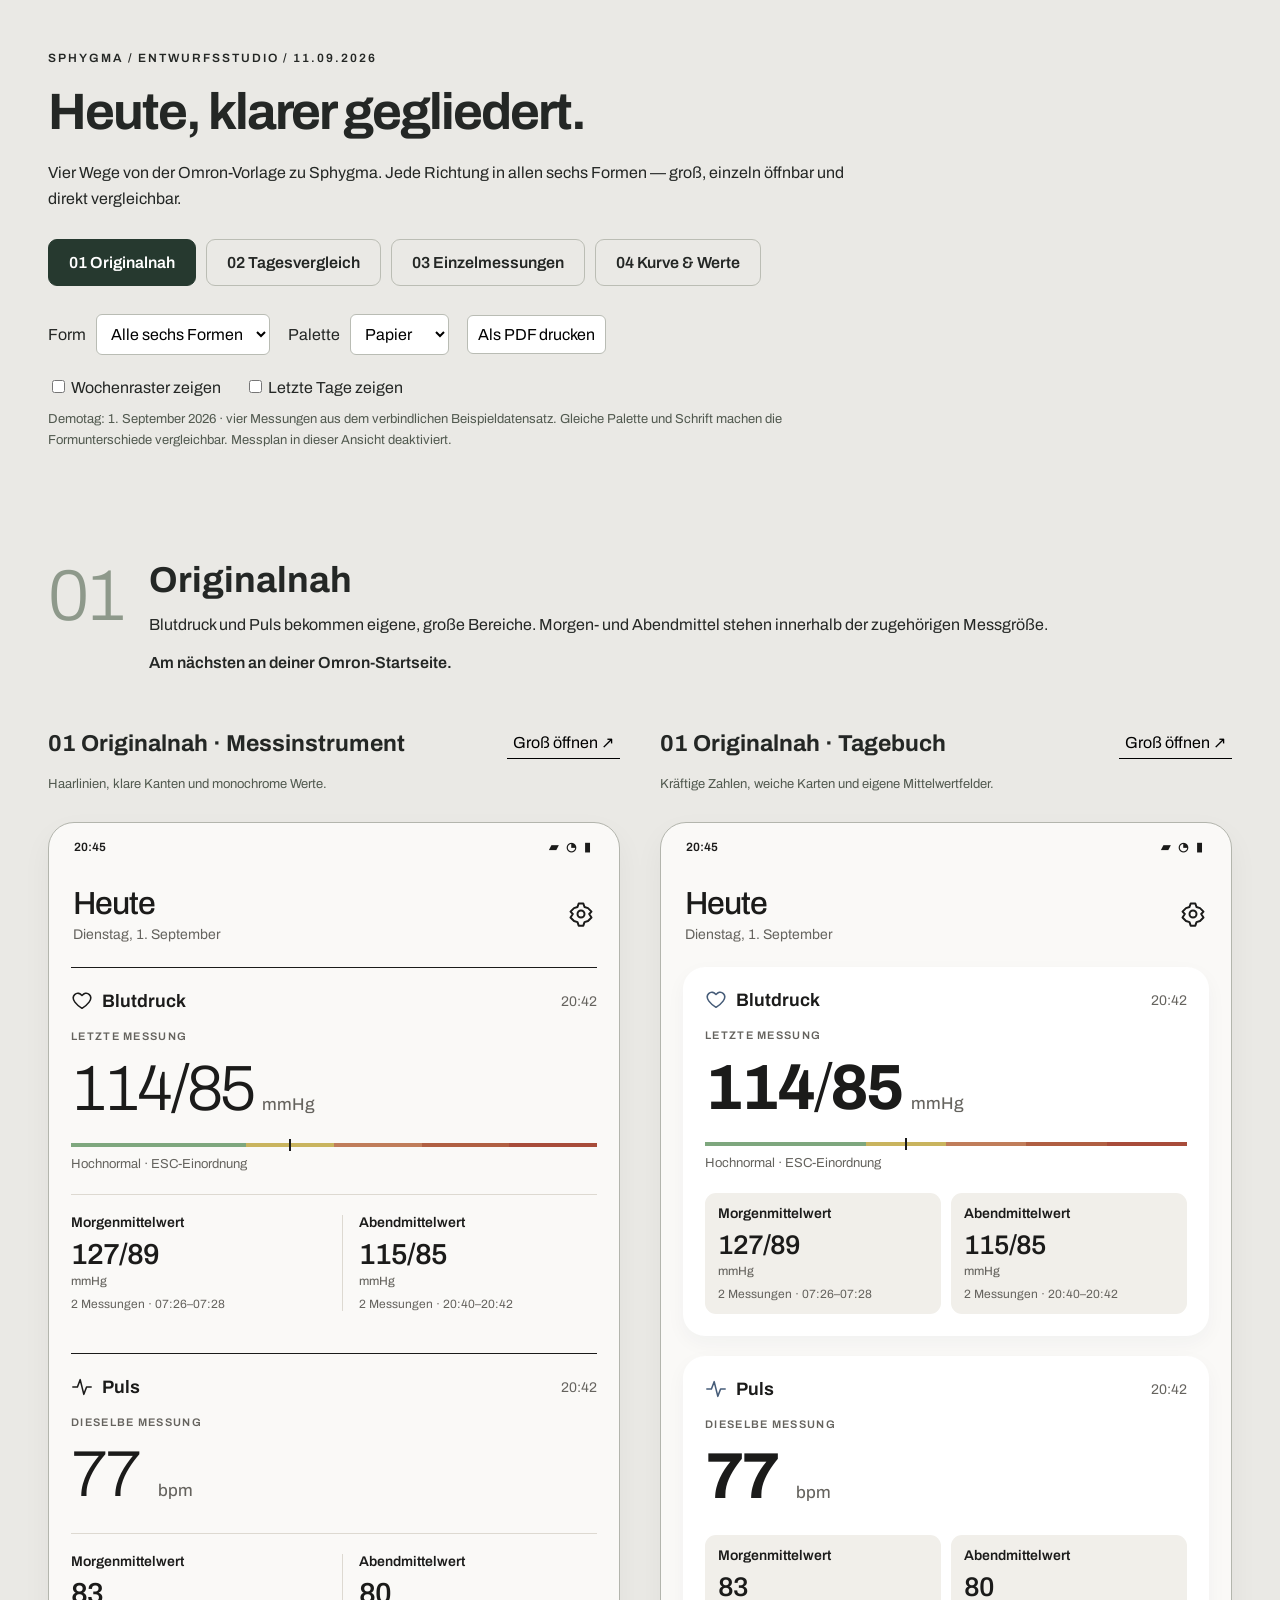
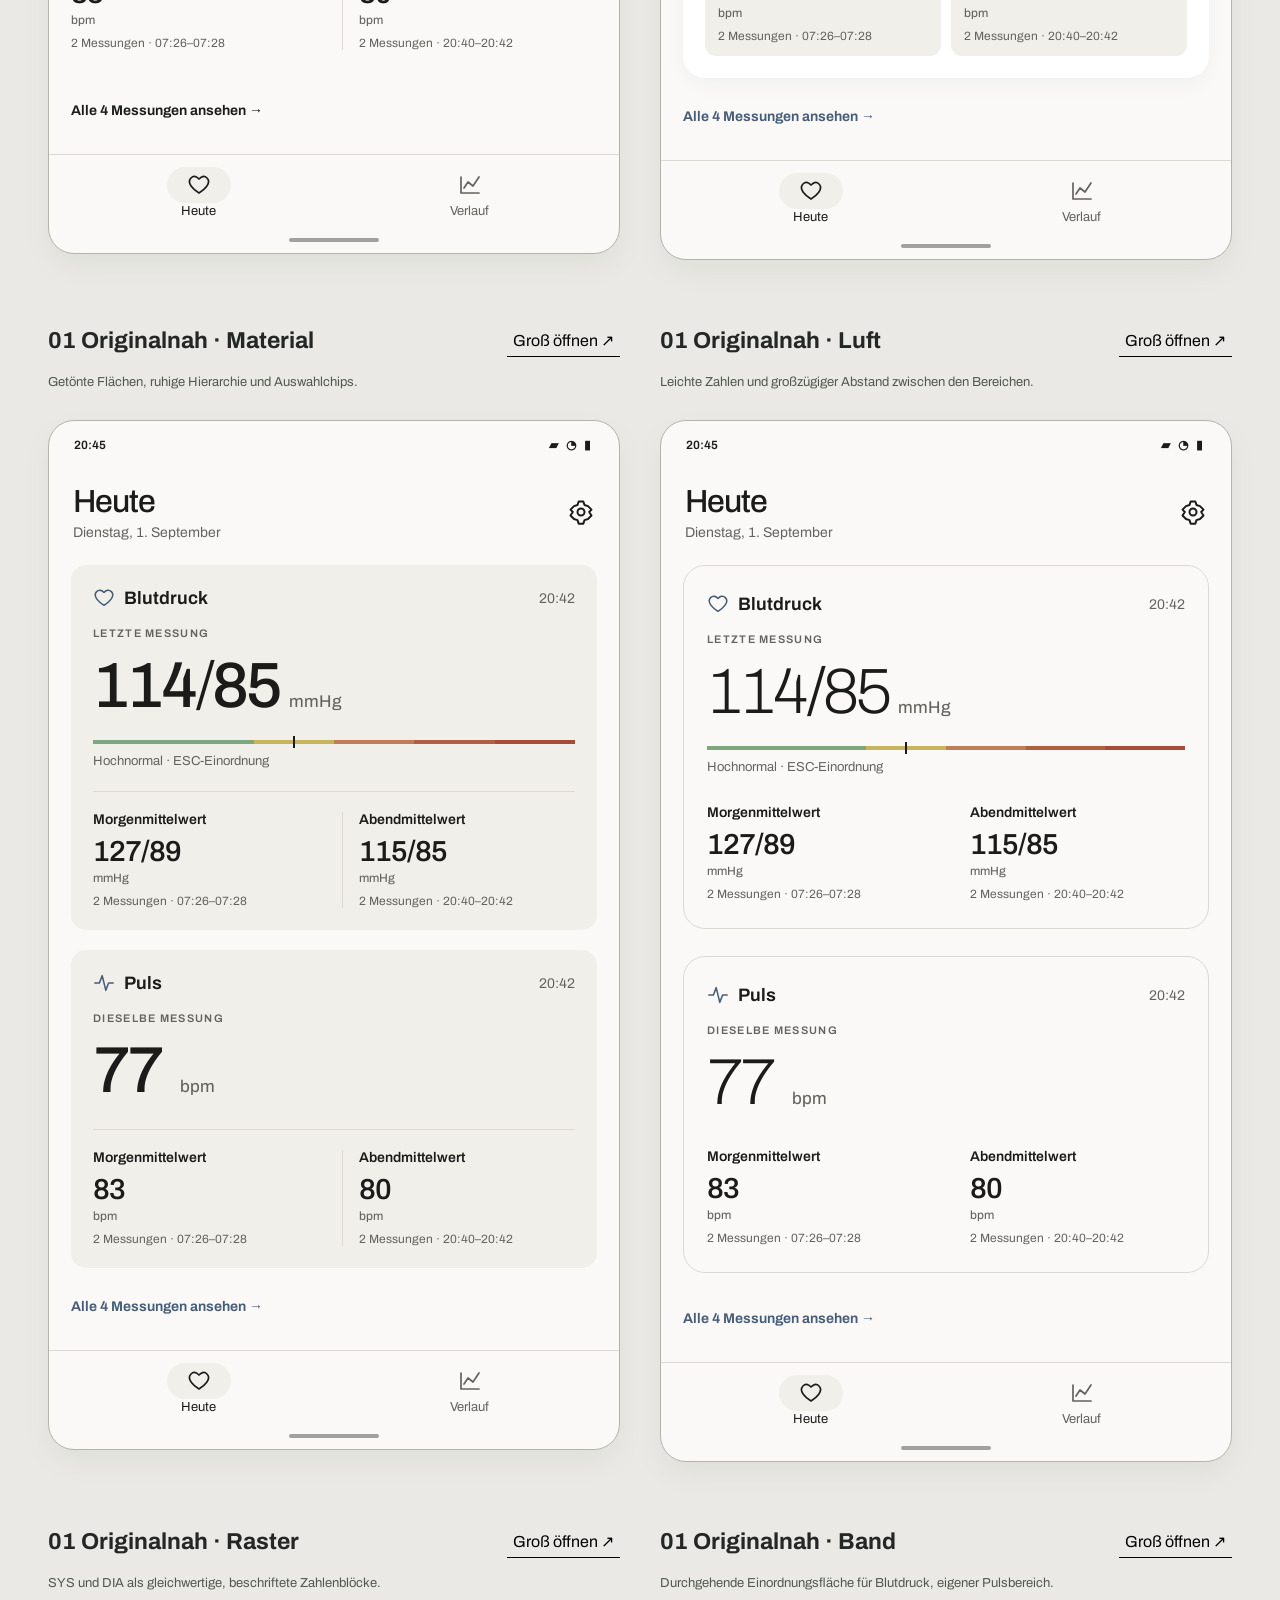
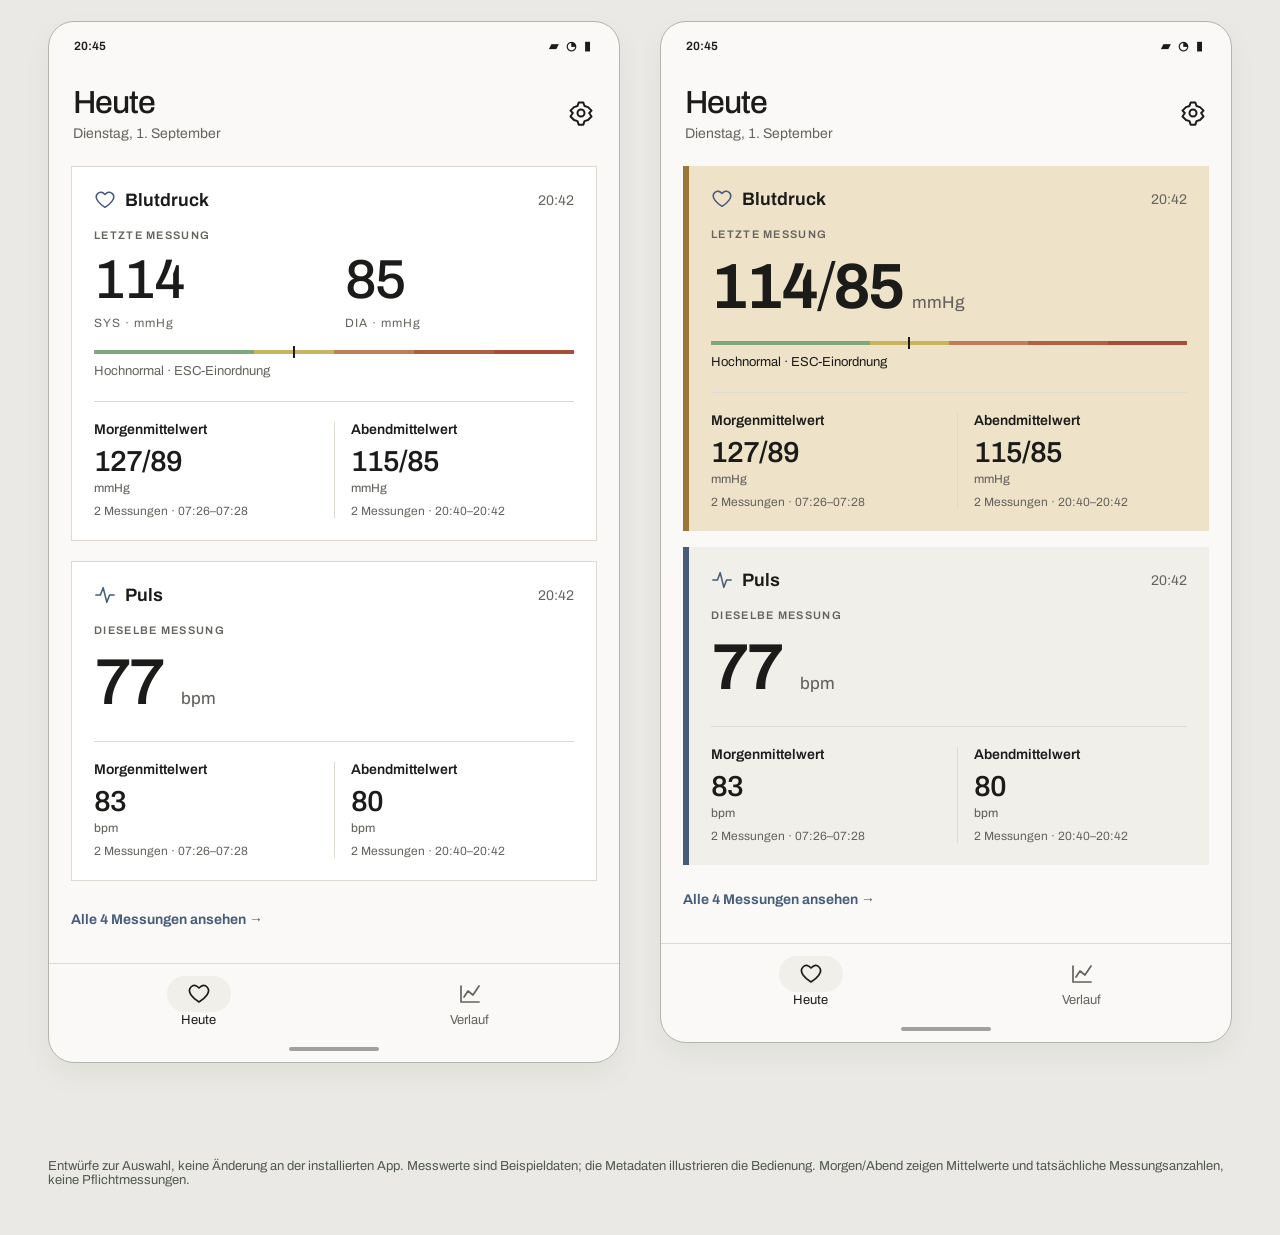
<file: docs/design/heute-omron-2026-09-11/index.html>
<!doctype html>
<html lang="de"><head><meta charset="utf-8"><meta name="viewport" content="width=device-width,initial-scale=1"><title>Sphygma · Heute — vier Entwürfe</title><link rel="stylesheet" href="style.css"><script defer src="data.js"></script><script defer src="designs.js"></script></head>
<body><header class="gallery-header"><span class="eyebrow">SPHYGMA / ENTWURFSSTUDIO / 11.09.2026</span><h1>Heute, klarer gegliedert.</h1><p>Vier Wege von der Omron-Vorlage zu Sphygma. Jede Richtung in allen sechs Formen — groß, einzeln öffnbar und direkt vergleichbar.</p><nav id="concepts" aria-label="Entwurf auswählen"></nav><div class="controls"><label>Form <select id="form"><option value="all">Alle sechs Formen</option></select></label><label>Palette <select id="palette"><option value="papier">Papier</option><option value="himmel">Himmel</option><option value="flieder">Flieder</option><option value="nacht">Nacht</option></select></label><button id="print">Als PDF drucken</button></div><div class="extras"><label><input id="week" type="checkbox"> Wochenraster zeigen</label><label><input id="recent" type="checkbox"> Letzte Tage zeigen</label></div><p class="fine">Demotag: 1. September 2026 · vier Messungen aus dem verbindlichen Beispieldatensatz. Gleiche Palette und Schrift machen die Formunterschiede vergleichbar. Messplan in dieser Ansicht deaktiviert.</p></header><main><section class="intro"><div class="proposal-number" id="number"></div><div><h2 id="title"></h2><p id="description"></p><p class="principle" id="principle"></p></div></section><div class="gallery" id="gallery"></div></main><footer class="gallery-footer">Entwürfe zur Auswahl, keine Änderung an der installierten App. Messwerte sind Beispieldaten; die Metadaten illustrieren die Bedienung. Morgen/Abend zeigen Mittelwerte und tatsächliche Messungsanzahlen, keine Pflichtmessungen.</footer><dialog id="zoom"><button class="close" aria-label="Großansicht schließen">Schließen ×</button><div id="zoom-content"></div></dialog><dialog id="detail"><button class="close" aria-label="Messungsdetail schließen">Schließen ×</button><div id="detail-content"></div></dialog></body></html>
</file>
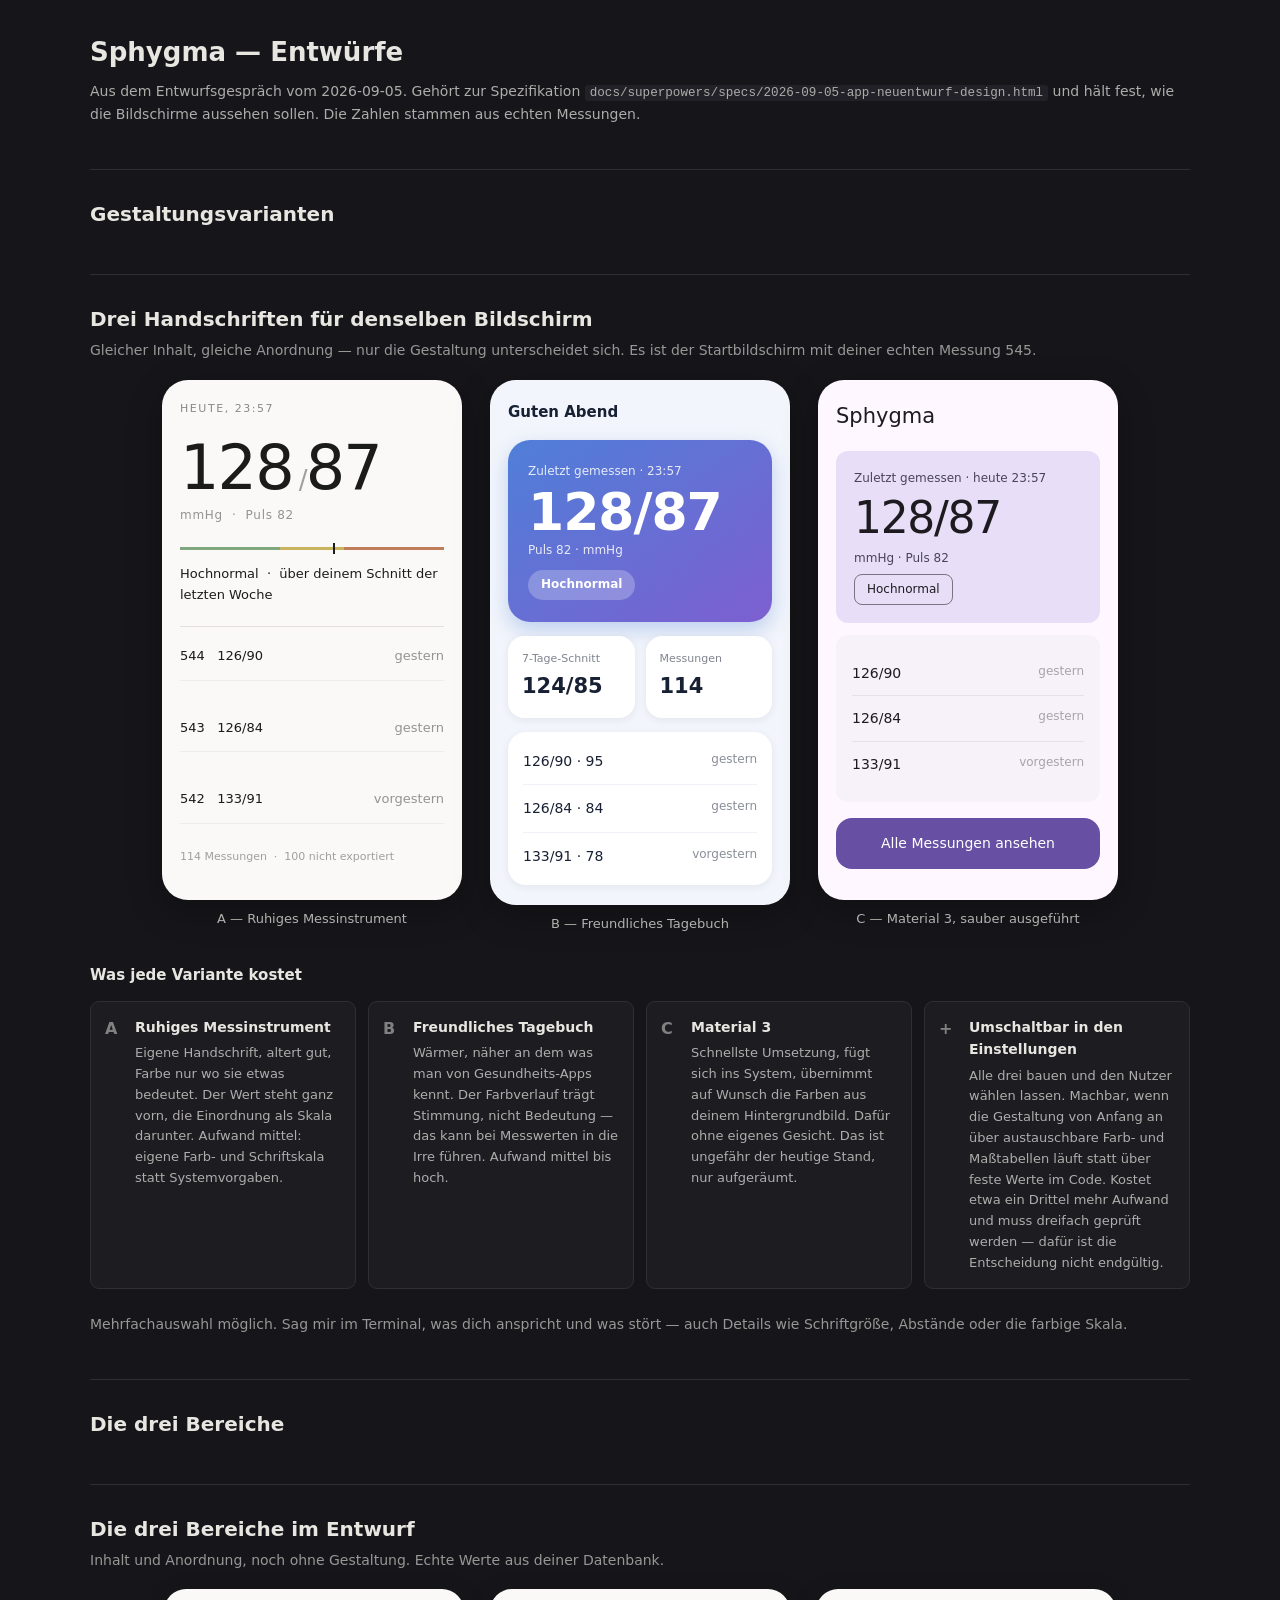
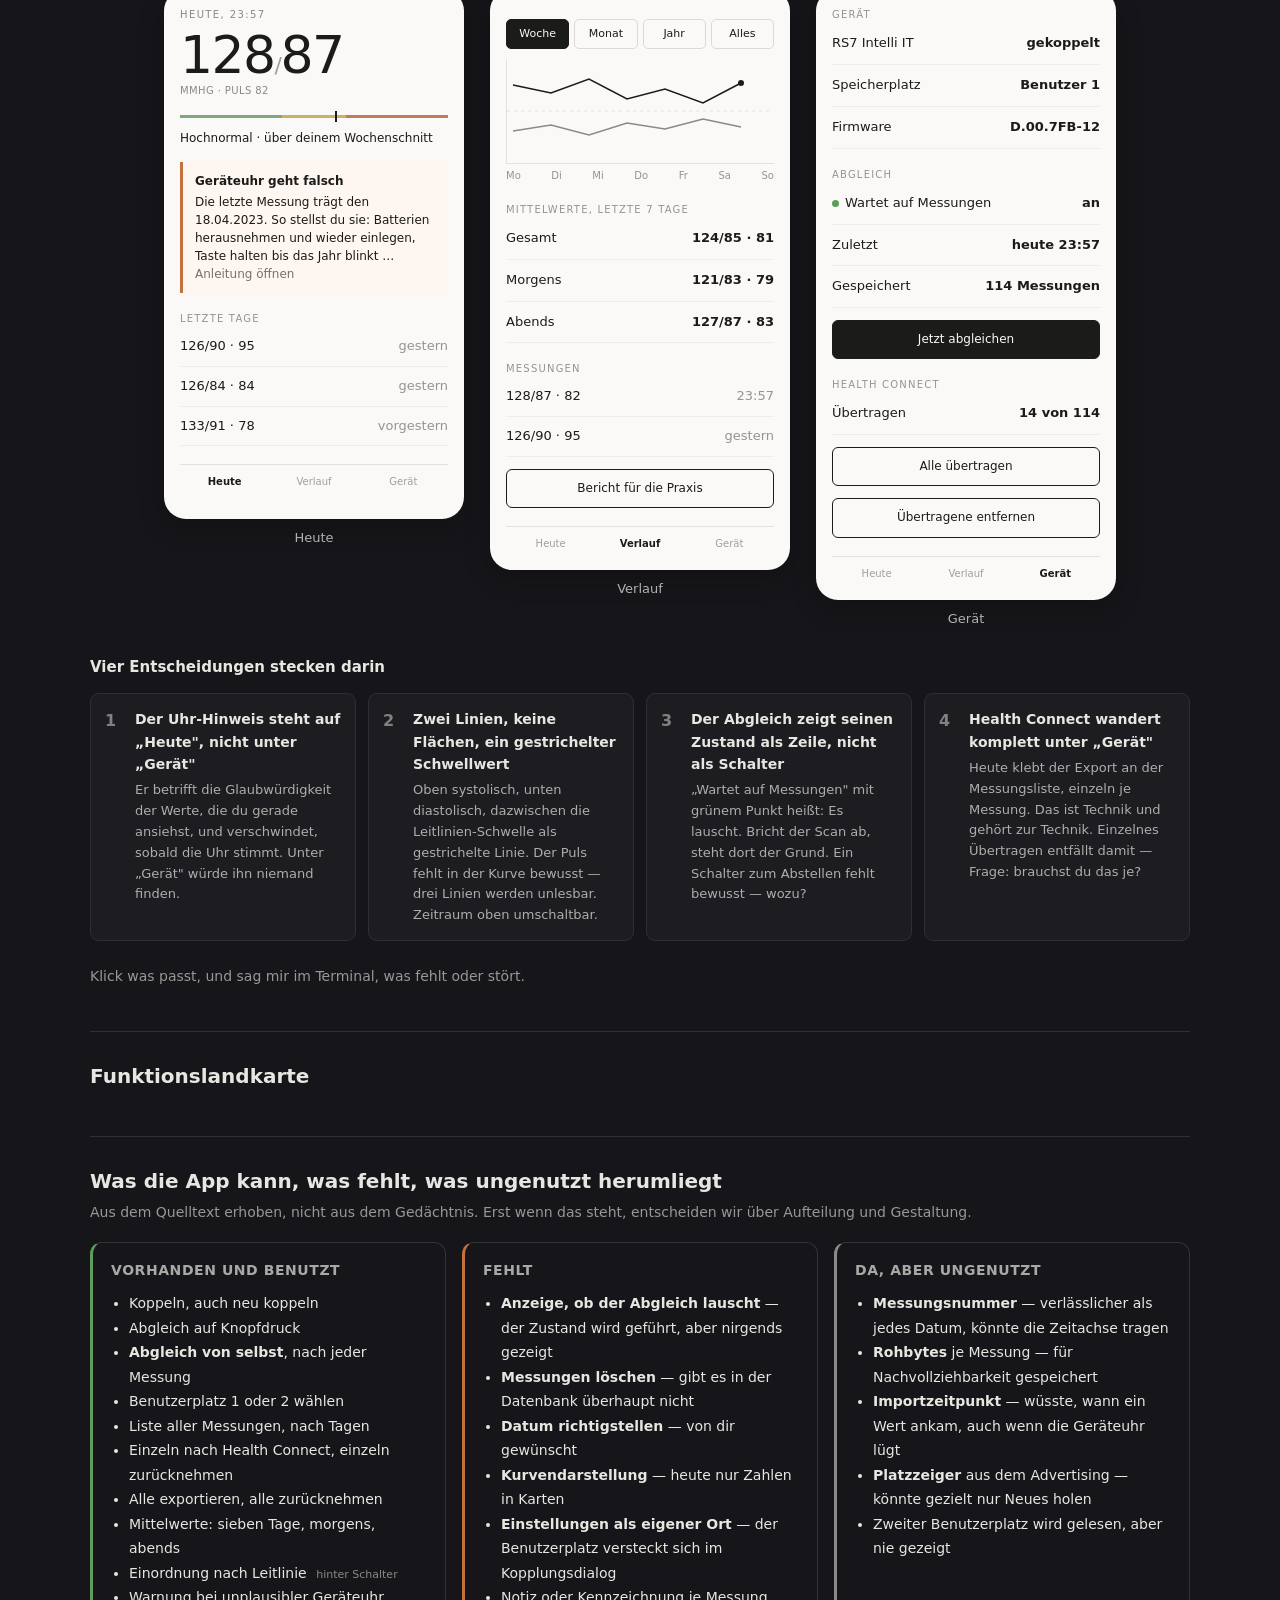
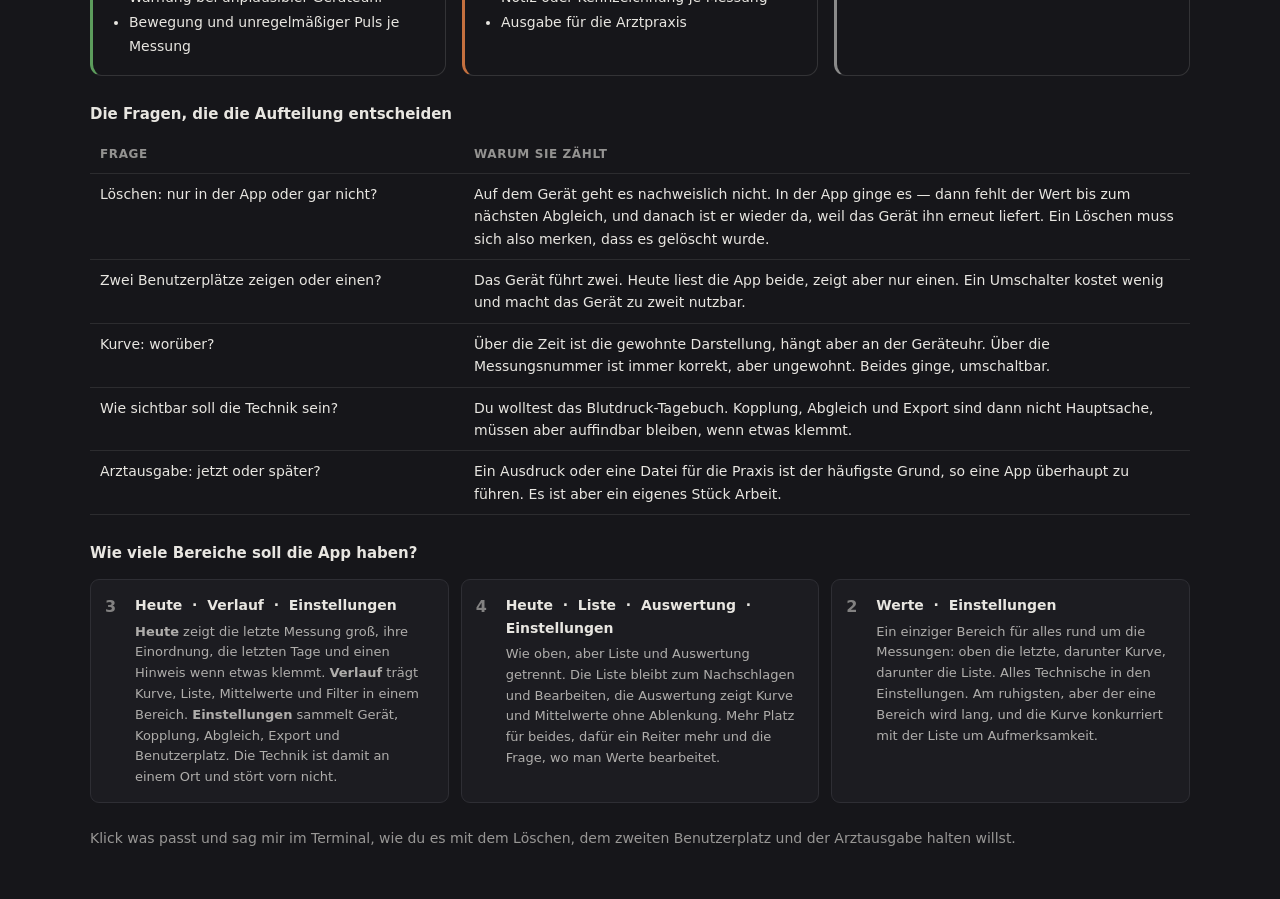
<file: docs/design/entwuerfe.html>
<!DOCTYPE html>
<html lang="de">
<head>
<meta charset="utf-8">
<meta name="viewport" content="width=device-width, initial-scale=1">
<title>Sphygma — Entwürfe vom 2026-09-05</title>
<style>
  body { margin:0; padding:32px 24px; background:#16161a; color:#e8e6e1;
         font-family: ui-sans-serif, system-ui, sans-serif; line-height:1.6; }
  main { max-width:1100px; margin:0 auto }
  h1 { font-size:26px; font-weight:600; margin:0 0 6px }
  h2 { font-size:20px; margin:44px 0 4px; padding-top:28px; border-top:1px solid #2e2e34 }
  h3 { font-size:15px; margin:26px 0 8px }
  .subtitle { opacity:.62; font-size:14px; margin:0 0 18px }
  .lead { opacity:.72; margin:0 0 34px; font-size:14px }
  .options { display:grid; grid-template-columns:repeat(auto-fit,minmax(250px,1fr)); gap:12px; margin:14px 0 24px }
  .option { display:flex; gap:12px; padding:14px; border:1px solid #2e2e34; border-radius:9px; background:#1c1c21 }
  .option .letter { font-weight:600; opacity:.5; min-width:18px }
  .option h3 { margin:0 0 5px; font-size:14px }
  .option p { margin:0; font-size:13px; opacity:.72 }
  table { border-collapse:collapse; width:100%; font-size:14px; margin:10px 0 24px }
  th,td { text-align:left; padding:9px 10px; border-bottom:1px solid #2e2e34; vertical-align:top }
  th { font-size:12px; text-transform:uppercase; letter-spacing:.05em; opacity:.55 }
  code { background:#26262c; padding:1px 5px; border-radius:3px; font-size:.9em }
</style>
</head>
<body>
<main>
<h1>Sphygma — Entwürfe</h1>
<p class="lead">Aus dem Entwurfsgespräch vom 2026-09-05. Gehört zur Spezifikation
<code>docs/superpowers/specs/2026-09-05-app-neuentwurf-design.html</code> und hält fest,
wie die Bildschirme aussehen sollen. Die Zahlen stammen aus echten Messungen.</p>
<h2>Gestaltungsvarianten</h2>
<h2>Drei Handschriften für denselben Bildschirm</h2>
<p class="subtitle">Gleicher Inhalt, gleiche Anordnung — nur die Gestaltung unterscheidet sich. Es ist der Startbildschirm mit deiner echten Messung 545.</p>

<style>
  .phones { display: flex; gap: 28px; flex-wrap: wrap; justify-content: center; margin: 8px 0 28px; }
  .phone { width: 300px; border-radius: 26px; overflow: hidden; box-shadow: 0 10px 34px rgba(0,0,0,.28); }
  .screen { min-height: 520px; padding: 20px 18px; box-sizing: border-box; }
  .cap { text-align:center; margin-top:10px; font-size:13px; opacity:.75 }

  /* ---------- A: Messinstrument ---------- */
  .a { background:#faf9f7; color:#1b1b1a; font-family: ui-sans-serif, system-ui, sans-serif; }
  .a .eyebrow { font-size:11px; letter-spacing:.14em; text-transform:uppercase; opacity:.5; margin-bottom:22px }
  .a .big { font-size:62px; line-height:.95; font-weight:300; letter-spacing:-.03em; font-variant-numeric: tabular-nums; }
  .a .big small { font-size:26px; font-weight:300; opacity:.4; margin-left:6px }
  .a .unit { font-size:12px; opacity:.45; margin-top:8px; letter-spacing:.06em }
  .a .band { margin:22px 0 6px; height:3px; background:linear-gradient(90deg,#7ea77e 0 38%,#c9b45e 38% 62%,#c07d5a 62% 100%); position:relative }
  .a .band i { position:absolute; top:-4px; left:58%; width:2px; height:11px; background:#1b1b1a }
  .a .verdict { font-size:13px; margin-top:14px; padding-bottom:20px; border-bottom:1px solid #e4e1db }
  .a .row { display:flex; justify-content:space-between; font-size:13px; padding:13px 0; border-bottom:1px solid #efede8; font-variant-numeric: tabular-nums }
  .a .row span:last-child { opacity:.45 }
  .a .foot { margin-top:22px; font-size:11px; opacity:.4 }

  /* ---------- B: Tagebuch ---------- */
  .b { background:#f2f5fb; color:#182034; font-family: ui-rounded, ui-sans-serif, system-ui, sans-serif; }
  .b .hi { font-size:15px; font-weight:600; margin-bottom:16px }
  .b .hero { background:linear-gradient(145deg,#4f7fd8,#7d5fd0); border-radius:22px; padding:22px 20px; color:#fff; box-shadow:0 8px 20px rgba(79,127,216,.32) }
  .b .hero .lbl { font-size:12px; opacity:.85 }
  .b .hero .big { font-size:52px; font-weight:700; line-height:1.05; letter-spacing:-.02em; margin:4px 0 2px; font-variant-numeric: tabular-nums }
  .b .pill { display:inline-block; margin-top:10px; background:rgba(255,255,255,.24); border-radius:999px; padding:5px 13px; font-size:12px; font-weight:600 }
  .b .duo { display:flex; gap:11px; margin-top:14px }
  .b .mini { flex:1; background:#fff; border-radius:16px; padding:14px; box-shadow:0 2px 8px rgba(24,32,52,.07) }
  .b .mini .k { font-size:11px; opacity:.55 }
  .b .mini .v { font-size:21px; font-weight:700; margin-top:3px; font-variant-numeric: tabular-nums }
  .b .list { background:#fff; border-radius:18px; margin-top:14px; padding:6px 15px; box-shadow:0 2px 8px rgba(24,32,52,.07) }
  .b .li { display:flex; justify-content:space-between; padding:12px 0; font-size:14px; border-bottom:1px solid #eef1f7; font-variant-numeric: tabular-nums }
  .b .li:last-child { border:0 }
  .b .li span:last-child { opacity:.5; font-size:12px }

  /* ---------- C: Material 3 ---------- */
  .c { background:#fef7ff; color:#1d1b20; font-family: ui-sans-serif, Roboto, system-ui, sans-serif; }
  .c .top { font-size:21px; font-weight:400; margin-bottom:18px }
  .c .card { background:#e8def8; border-radius:12px; padding:18px }
  .c .card .lbl { font-size:12px; color:#4a4458 }
  .c .card .big { font-size:44px; font-weight:400; line-height:1.1; margin:6px 0; font-variant-numeric: tabular-nums }
  .c .chip { display:inline-block; border:1px solid #79747e; border-radius:8px; padding:5px 12px; font-size:12px; margin-top:6px }
  .c .card2 { background:#f7f2fa; border-radius:12px; padding:16px; margin-top:12px }
  .c .li { display:flex; justify-content:space-between; padding:11px 0; font-size:14px; border-bottom:1px solid #e7e0ec; font-variant-numeric: tabular-nums }
  .c .li:last-child { border:0 }
  .c .li span:last-child { color:#49454f; font-size:12px }
  .c .fab { margin-top:16px; background:#6750a4; color:#fff; border-radius:16px; padding:14px; text-align:center; font-size:14px }
</style>

<div class="phones">

  <div>
    <div class="phone">
      <div class="screen a">
        <div class="eyebrow">Heute, 23:57</div>
        <div class="big">128<small>/</small>87</div>
        <div class="unit">mmHg &nbsp;·&nbsp; Puls 82</div>
        <div class="band"><i></i></div>
        <div class="verdict">Hochnormal &nbsp;·&nbsp; über deinem Schnitt der letzten Woche</div>
        <div class="row"><span>544 &nbsp; 126/90</span><span>gestern</span></div>
        <div class="row"><span>543 &nbsp; 126/84</span><span>gestern</span></div>
        <div class="row"><span>542 &nbsp; 133/91</span><span>vorgestern</span></div>
        <div class="foot">114 Messungen &nbsp;·&nbsp; 100 nicht exportiert</div>
      </div>
    </div>
    <div class="cap">A — Ruhiges Messinstrument</div>
  </div>

  <div>
    <div class="phone">
      <div class="screen b">
        <div class="hi">Guten Abend</div>
        <div class="hero">
          <div class="lbl">Zuletzt gemessen · 23:57</div>
          <div class="big">128/87</div>
          <div class="lbl">Puls 82 · mmHg</div>
          <div class="pill">Hochnormal</div>
        </div>
        <div class="duo">
          <div class="mini"><div class="k">7-Tage-Schnitt</div><div class="v">124/85</div></div>
          <div class="mini"><div class="k">Messungen</div><div class="v">114</div></div>
        </div>
        <div class="list">
          <div class="li"><span>126/90 · 95</span><span>gestern</span></div>
          <div class="li"><span>126/84 · 84</span><span>gestern</span></div>
          <div class="li"><span>133/91 · 78</span><span>vorgestern</span></div>
        </div>
      </div>
    </div>
    <div class="cap">B — Freundliches Tagebuch</div>
  </div>

  <div>
    <div class="phone">
      <div class="screen c">
        <div class="top">Sphygma</div>
        <div class="card">
          <div class="lbl">Zuletzt gemessen · heute 23:57</div>
          <div class="big">128/87</div>
          <div class="lbl">mmHg · Puls 82</div>
          <div class="chip">Hochnormal</div>
        </div>
        <div class="card2">
          <div class="li"><span>126/90</span><span>gestern</span></div>
          <div class="li"><span>126/84</span><span>gestern</span></div>
          <div class="li"><span>133/91</span><span>vorgestern</span></div>
        </div>
        <div class="fab">Alle Messungen ansehen</div>
      </div>
    </div>
    <div class="cap">C — Material 3, sauber ausgeführt</div>
  </div>

</div>

<h3>Was jede Variante kostet</h3>
<div class="options" data-multiselect>
  <div class="option" data-choice="a">
    <div class="letter">A</div>
    <div class="content">
      <h3>Ruhiges Messinstrument</h3>
      <p>Eigene Handschrift, altert gut, Farbe nur wo sie etwas bedeutet. Der Wert steht ganz vorn, die Einordnung als Skala darunter. Aufwand mittel: eigene Farb- und Schriftskala statt Systemvorgaben.</p>
    </div>
  </div>
  <div class="option" data-choice="b">
    <div class="letter">B</div>
    <div class="content">
      <h3>Freundliches Tagebuch</h3>
      <p>Wärmer, näher an dem was man von Gesundheits-Apps kennt. Der Farbverlauf trägt Stimmung, nicht Bedeutung — das kann bei Messwerten in die Irre führen. Aufwand mittel bis hoch.</p>
    </div>
  </div>
  <div class="option" data-choice="c">
    <div class="letter">C</div>
    <div class="content">
      <h3>Material 3</h3>
      <p>Schnellste Umsetzung, fügt sich ins System, übernimmt auf Wunsch die Farben aus deinem Hintergrundbild. Dafür ohne eigenes Gesicht. Das ist ungefähr der heutige Stand, nur aufgeräumt.</p>
    </div>
  </div>
  <div class="option" data-choice="switch">
    <div class="letter">+</div>
    <div class="content">
      <h3>Umschaltbar in den Einstellungen</h3>
      <p>Alle drei bauen und den Nutzer wählen lassen. Machbar, wenn die Gestaltung von Anfang an über austauschbare Farb- und Maßtabellen läuft statt über feste Werte im Code. Kostet etwa ein Drittel mehr Aufwand und muss dreifach geprüft werden — dafür ist die Entscheidung nicht endgültig.</p>
    </div>
  </div>
</div>

<p class="subtitle">Mehrfachauswahl möglich. Sag mir im Terminal, was dich anspricht und was stört — auch Details wie Schriftgröße, Abstände oder die farbige Skala.</p>

<h2>Die drei Bereiche</h2>
<h2>Die drei Bereiche im Entwurf</h2>
<p class="subtitle">Inhalt und Anordnung, noch ohne Gestaltung. Echte Werte aus deiner Datenbank.</p>

<style>
  .row { display:flex; gap:26px; flex-wrap:wrap; justify-content:center; margin:6px 0 24px }
  .p { width:300px }
  .sc { min-height:530px; padding:18px 16px; box-sizing:border-box; border-radius:22px;
        background:#faf9f7; color:#1b1b1a; font-family:ui-sans-serif,system-ui,sans-serif;
        box-shadow:0 8px 26px rgba(0,0,0,.22); font-size:13px }
  .cap { text-align:center; margin-top:9px; font-size:13px; opacity:.75 }
  .eyebrow { font-size:10px; letter-spacing:.14em; text-transform:uppercase; opacity:.5 }
  .big { font-size:52px; line-height:.95; font-weight:300; letter-spacing:-.03em; margin:8px 0 2px; font-variant-numeric:tabular-nums }
  .big small { font-size:22px; opacity:.4 }
  .band { margin:16px 0 4px; height:3px; background:linear-gradient(90deg,#7ea77e 0 38%,#c9b45e 38% 62%,#c07d5a 62% 100%); position:relative }
  .band i { position:absolute; top:-4px; left:58%; width:2px; height:11px; background:#1b1b1a }
  .note { border-left:3px solid #c4703f; background:#fdf6f1; padding:10px 12px; margin:14px 0; font-size:12px; line-height:1.5 }
  .note b { display:block; margin-bottom:3px }
  .li { display:flex; justify-content:space-between; padding:9px 0; border-bottom:1px solid #efede8; font-variant-numeric:tabular-nums }
  .li span:last-child { opacity:.45 }
  .sec { margin-top:18px; font-size:10px; letter-spacing:.12em; text-transform:uppercase; opacity:.45 }
  .chart { height:104px; margin:10px 0 4px; position:relative; border-bottom:1px solid #e4e1db; border-left:1px solid #e4e1db }
  .chart svg { display:block }
  .seg { display:flex; gap:5px; margin:12px 0 4px }
  .seg div { flex:1; text-align:center; font-size:11px; padding:5px 0; border:1px solid #ddd9d2; border-radius:5px }
  .seg .on { background:#1b1b1a; color:#faf9f7; border-color:#1b1b1a }
  .kv { display:flex; justify-content:space-between; padding:10px 0; border-bottom:1px solid #efede8 }
  .kv b { font-weight:600 }
  .btn { border:1px solid #1b1b1a; border-radius:6px; padding:9px; text-align:center; margin-top:12px; font-size:12px }
  .btn.f { background:#1b1b1a; color:#faf9f7 }
  .dot { display:inline-block; width:7px; height:7px; border-radius:50%; background:#5c9c5c; margin-right:6px }
  .tabs { display:flex; gap:0; margin-top:18px; border-top:1px solid #e4e1db; padding-top:9px; font-size:10px; text-align:center }
  .tabs div { flex:1; opacity:.4 }
  .tabs .a { opacity:1; font-weight:600 }
</style>

<div class="row">

  <div class="p">
    <div class="sc">
      <div class="eyebrow">Heute, 23:57</div>
      <div class="big">128<small>/</small>87</div>
      <div class="eyebrow" style="letter-spacing:.04em">mmHg · Puls 82</div>
      <div class="band"><i></i></div>
      <div style="font-size:12px;margin-top:11px">Hochnormal · über deinem Wochenschnitt</div>

      <div class="note">
        <b>Geräteuhr geht falsch</b>
        Die letzte Messung trägt den 18.04.2023. So stellst du sie: Batterien
        herausnehmen und wieder einlegen, Taste halten bis das Jahr blinkt …
        <span style="opacity:.6">Anleitung öffnen</span>
      </div>

      <div class="sec">Letzte Tage</div>
      <div class="li"><span>126/90 · 95</span><span>gestern</span></div>
      <div class="li"><span>126/84 · 84</span><span>gestern</span></div>
      <div class="li"><span>133/91 · 78</span><span>vorgestern</span></div>
      <div class="tabs"><div class="a">Heute</div><div>Verlauf</div><div>Gerät</div></div>
    </div>
    <div class="cap">Heute</div>
  </div>

  <div class="p">
    <div class="sc">
      <div class="seg"><div class="on">Woche</div><div>Monat</div><div>Jahr</div><div>Alles</div></div>
      <div class="chart">
        <svg width="264" height="104" viewBox="0 0 264 104">
          <polyline points="6,26 44,34 82,20 120,40 158,30 196,44 234,24" fill="none" stroke="#1b1b1a" stroke-width="1.6"/>
          <polyline points="6,72 44,66 82,76 120,64 158,70 196,60 234,68" fill="none" stroke="#8a8a8a" stroke-width="1.6"/>
          <line x1="0" y1="52" x2="264" y2="52" stroke="#e4e1db" stroke-dasharray="3 4"/>
          <circle cx="234" cy="24" r="3" fill="#1b1b1a"/>
        </svg>
      </div>
      <div style="display:flex;justify-content:space-between;font-size:10px;opacity:.45">
        <span>Mo</span><span>Di</span><span>Mi</span><span>Do</span><span>Fr</span><span>Sa</span><span>So</span>
      </div>

      <div class="sec">Mittelwerte, letzte 7 Tage</div>
      <div class="kv"><span>Gesamt</span><b>124/85 · 81</b></div>
      <div class="kv"><span>Morgens</span><b>121/83 · 79</b></div>
      <div class="kv"><span>Abends</span><b>127/87 · 83</b></div>

      <div class="sec">Messungen</div>
      <div class="li"><span>128/87 · 82</span><span>23:57</span></div>
      <div class="li"><span>126/90 · 95</span><span>gestern</span></div>
      <div class="btn">Bericht für die Praxis</div>
      <div class="tabs"><div>Heute</div><div class="a">Verlauf</div><div>Gerät</div></div>
    </div>
    <div class="cap">Verlauf</div>
  </div>

  <div class="p">
    <div class="sc">
      <div class="sec" style="margin-top:0">Gerät</div>
      <div class="kv"><span>RS7 Intelli IT</span><b>gekoppelt</b></div>
      <div class="kv"><span>Speicherplatz</span><b>Benutzer 1</b></div>
      <div class="kv"><span>Firmware</span><b>D.00.7FB-12</b></div>

      <div class="sec">Abgleich</div>
      <div class="kv"><span><span class="dot"></span>Wartet auf Messungen</span><b>an</b></div>
      <div class="kv"><span>Zuletzt</span><b>heute 23:57</b></div>
      <div class="kv"><span>Gespeichert</span><b>114 Messungen</b></div>
      <div class="btn f">Jetzt abgleichen</div>

      <div class="sec">Health Connect</div>
      <div class="kv"><span>Übertragen</span><b>14 von 114</b></div>
      <div class="btn">Alle übertragen</div>
      <div class="btn">Übertragene entfernen</div>

      <div class="tabs"><div>Heute</div><div>Verlauf</div><div class="a">Gerät</div></div>
    </div>
    <div class="cap">Gerät</div>
  </div>

</div>

<h3>Vier Entscheidungen stecken darin</h3>
<div class="options" data-multiselect>
  <div class="option" data-choice="uhr">
    <div class="letter">1</div>
    <div class="content">
      <h3>Der Uhr-Hinweis steht auf „Heute", nicht unter „Gerät"</h3>
      <p>Er betrifft die Glaubwürdigkeit der Werte, die du gerade ansiehst, und verschwindet, sobald die Uhr stimmt. Unter „Gerät" würde ihn niemand finden.</p>
    </div>
  </div>
  <div class="option" data-choice="kurve">
    <div class="letter">2</div>
    <div class="content">
      <h3>Zwei Linien, keine Flächen, ein gestrichelter Schwellwert</h3>
      <p>Oben systolisch, unten diastolisch, dazwischen die Leitlinien-Schwelle als gestrichelte Linie. Der Puls fehlt in der Kurve bewusst — drei Linien werden unlesbar. Zeitraum oben umschaltbar.</p>
    </div>
  </div>
  <div class="option" data-choice="sync">
    <div class="letter">3</div>
    <div class="content">
      <h3>Der Abgleich zeigt seinen Zustand als Zeile, nicht als Schalter</h3>
      <p>„Wartet auf Messungen" mit grünem Punkt heißt: Es lauscht. Bricht der Scan ab, steht dort der Grund. Ein Schalter zum Abstellen fehlt bewusst — wozu?</p>
    </div>
  </div>
  <div class="option" data-choice="export">
    <div class="letter">4</div>
    <div class="content">
      <h3>Health Connect wandert komplett unter „Gerät"</h3>
      <p>Heute klebt der Export an der Messungsliste, einzeln je Messung. Das ist Technik und gehört zur Technik. Einzelnes Übertragen entfällt damit — Frage: brauchst du das je?</p>
    </div>
  </div>
</div>

<p class="subtitle">Klick was passt, und sag mir im Terminal, was fehlt oder stört.</p>

<h2>Funktionslandkarte</h2>
<h2>Was die App kann, was fehlt, was ungenutzt herumliegt</h2>
<p class="subtitle">Aus dem Quelltext erhoben, nicht aus dem Gedächtnis. Erst wenn das steht, entscheiden wir über Aufteilung und Gestaltung.</p>

<style>
  .grid { display:grid; grid-template-columns: repeat(auto-fit, minmax(280px,1fr)); gap:16px; margin:18px 0 26px }
  .box { border-radius:12px; padding:16px 18px; border:1px solid rgba(128,128,128,.28) }
  .box h4 { margin:0 0 10px; font-size:14px; letter-spacing:.04em; text-transform:uppercase; opacity:.7 }
  .box ul { margin:0; padding-left:18px; font-size:14px; line-height:1.75 }
  .have { border-left:3px solid #5c9c5c }
  .gap  { border-left:3px solid #c4703f }
  .idle { border-left:3px solid #8a8a8a }
  .tag { font-size:11px; opacity:.55; margin-left:5px }
  table { width:100%; border-collapse:collapse; font-size:14px; margin:10px 0 26px }
  th,td { text-align:left; padding:9px 10px; border-bottom:1px solid rgba(128,128,128,.2); vertical-align:top }
  th { font-size:12px; text-transform:uppercase; letter-spacing:.05em; opacity:.6; font-weight:600 }
  td.q { opacity:.6 }
</style>

<div class="grid">
  <div class="box have">
    <h4>Vorhanden und benutzt</h4>
    <ul>
      <li>Koppeln, auch neu koppeln</li>
      <li>Abgleich auf Knopfdruck</li>
      <li><b>Abgleich von selbst</b>, nach jeder Messung</li>
      <li>Benutzerplatz 1 oder 2 wählen</li>
      <li>Liste aller Messungen, nach Tagen</li>
      <li>Einzeln nach Health&nbsp;Connect, einzeln zurücknehmen</li>
      <li>Alle exportieren, alle zurücknehmen</li>
      <li>Mittelwerte: sieben Tage, morgens, abends</li>
      <li>Einordnung nach Leitlinie <span class="tag">hinter Schalter</span></li>
      <li>Warnung bei unplausibler Geräteuhr</li>
      <li>Bewegung und unregelmäßiger Puls je Messung</li>
    </ul>
  </div>

  <div class="box gap">
    <h4>Fehlt</h4>
    <ul>
      <li><b>Anzeige, ob der Abgleich lauscht</b> — der Zustand wird geführt, aber nirgends gezeigt</li>
      <li><b>Messungen löschen</b> — gibt es in der Datenbank überhaupt nicht</li>
      <li><b>Datum richtigstellen</b> — von dir gewünscht</li>
      <li><b>Kurvendarstellung</b> — heute nur Zahlen in Karten</li>
      <li><b>Einstellungen als eigener Ort</b> — der Benutzerplatz versteckt sich im Kopplungsdialog</li>
      <li>Notiz oder Kennzeichnung je Messung</li>
      <li>Ausgabe für die Arztpraxis</li>
    </ul>
  </div>

  <div class="box idle">
    <h4>Da, aber ungenutzt</h4>
    <ul>
      <li><b>Messungsnummer</b> — verlässlicher als jedes Datum, könnte die Zeitachse tragen</li>
      <li><b>Rohbytes</b> je Messung — für Nachvollziehbarkeit gespeichert</li>
      <li><b>Importzeitpunkt</b> — wüsste, wann ein Wert ankam, auch wenn die Geräteuhr lügt</li>
      <li><b>Platzzeiger</b> aus dem Advertising — könnte gezielt nur Neues holen</li>
      <li>Zweiter Benutzerplatz wird gelesen, aber nie gezeigt</li>
    </ul>
  </div>
</div>

<h3>Die Fragen, die die Aufteilung entscheiden</h3>
<table>
  <tr><th style="width:34%">Frage</th><th>Warum sie zählt</th></tr>
  <tr>
    <td>Löschen: nur in der App oder gar nicht?</td>
    <td>Auf dem Gerät geht es nachweislich nicht. In der App ginge es — dann fehlt der Wert bis zum nächsten Abgleich, und danach ist er wieder da, weil das Gerät ihn erneut liefert. Ein Löschen muss sich also merken, dass es gelöscht wurde.</td>
  </tr>
  <tr>
    <td>Zwei Benutzerplätze zeigen oder einen?</td>
    <td>Das Gerät führt zwei. Heute liest die App beide, zeigt aber nur einen. Ein Umschalter kostet wenig und macht das Gerät zu zweit nutzbar.</td>
  </tr>
  <tr>
    <td>Kurve: worüber?</td>
    <td>Über die Zeit ist die gewohnte Darstellung, hängt aber an der Geräteuhr. Über die Messungsnummer ist immer korrekt, aber ungewohnt. Beides ginge, umschaltbar.</td>
  </tr>
  <tr>
    <td>Wie sichtbar soll die Technik sein?</td>
    <td>Du wolltest das Blutdruck-Tagebuch. Kopplung, Abgleich und Export sind dann nicht Hauptsache, müssen aber auffindbar bleiben, wenn etwas klemmt.</td>
  </tr>
  <tr>
    <td>Arztausgabe: jetzt oder später?</td>
    <td>Ein Ausdruck oder eine Datei für die Praxis ist der häufigste Grund, so eine App überhaupt zu führen. Es ist aber ein eigenes Stück Arbeit.</td>
  </tr>
</table>

<h3>Wie viele Bereiche soll die App haben?</h3>
<div class="options">
  <div class="option" data-choice="drei">
    <div class="letter">3</div>
    <div class="content">
      <h3>Heute &nbsp;·&nbsp; Verlauf &nbsp;·&nbsp; Einstellungen</h3>
      <p><b>Heute</b> zeigt die letzte Messung groß, ihre Einordnung, die letzten Tage und einen Hinweis wenn etwas klemmt. <b>Verlauf</b> trägt Kurve, Liste, Mittelwerte und Filter in einem Bereich. <b>Einstellungen</b> sammelt Gerät, Kopplung, Abgleich, Export und Benutzerplatz. Die Technik ist damit an einem Ort und stört vorn nicht.</p>
    </div>
  </div>
  <div class="option" data-choice="vier">
    <div class="letter">4</div>
    <div class="content">
      <h3>Heute &nbsp;·&nbsp; Liste &nbsp;·&nbsp; Auswertung &nbsp;·&nbsp; Einstellungen</h3>
      <p>Wie oben, aber Liste und Auswertung getrennt. Die Liste bleibt zum Nachschlagen und Bearbeiten, die Auswertung zeigt Kurve und Mittelwerte ohne Ablenkung. Mehr Platz für beides, dafür ein Reiter mehr und die Frage, wo man Werte bearbeitet.</p>
    </div>
  </div>
  <div class="option" data-choice="zwei">
    <div class="letter">2</div>
    <div class="content">
      <h3>Werte &nbsp;·&nbsp; Einstellungen</h3>
      <p>Ein einziger Bereich für alles rund um die Messungen: oben die letzte, darunter Kurve, darunter die Liste. Alles Technische in den Einstellungen. Am ruhigsten, aber der eine Bereich wird lang, und die Kurve konkurriert mit der Liste um Aufmerksamkeit.</p>
    </div>
  </div>
</div>

<p class="subtitle">Klick was passt und sag mir im Terminal, wie du es mit dem Löschen, dem zweiten Benutzerplatz und der Arztausgabe halten willst.</p>

</main>
</body>
</html>
</file>
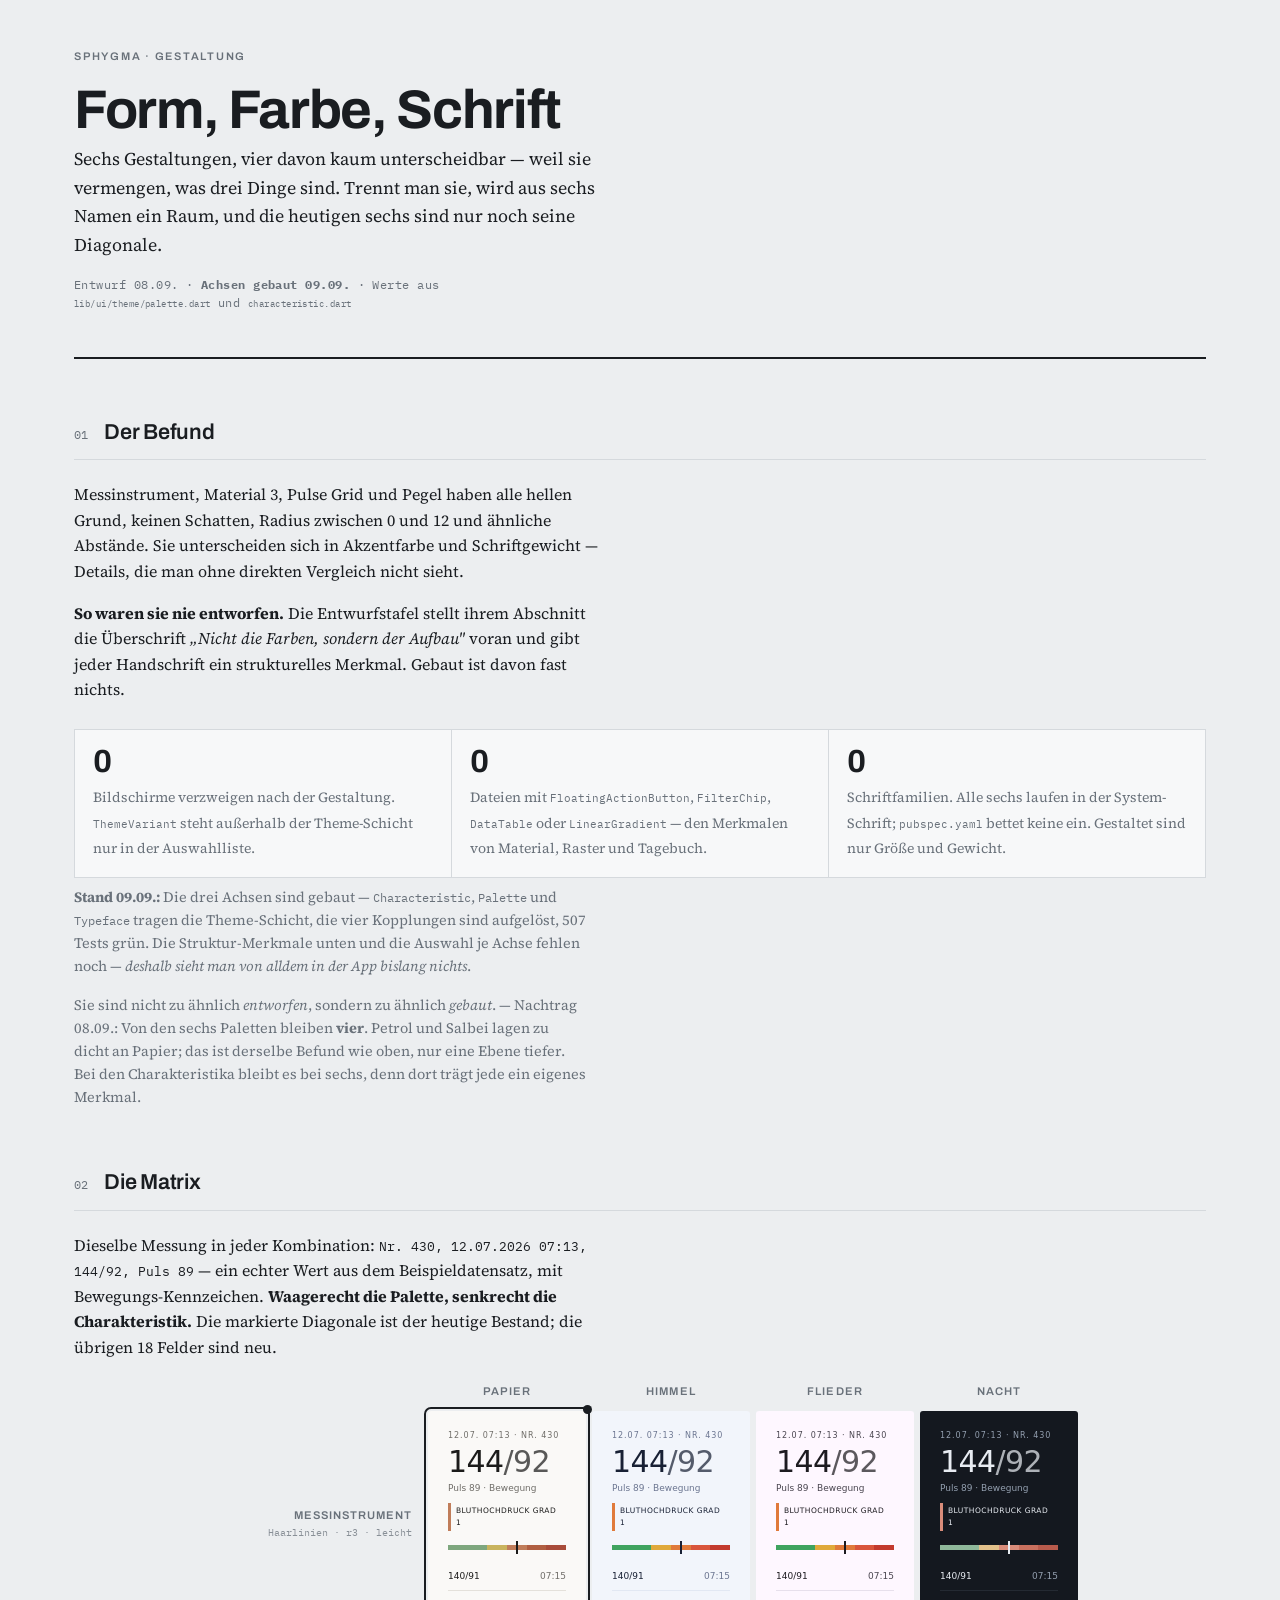
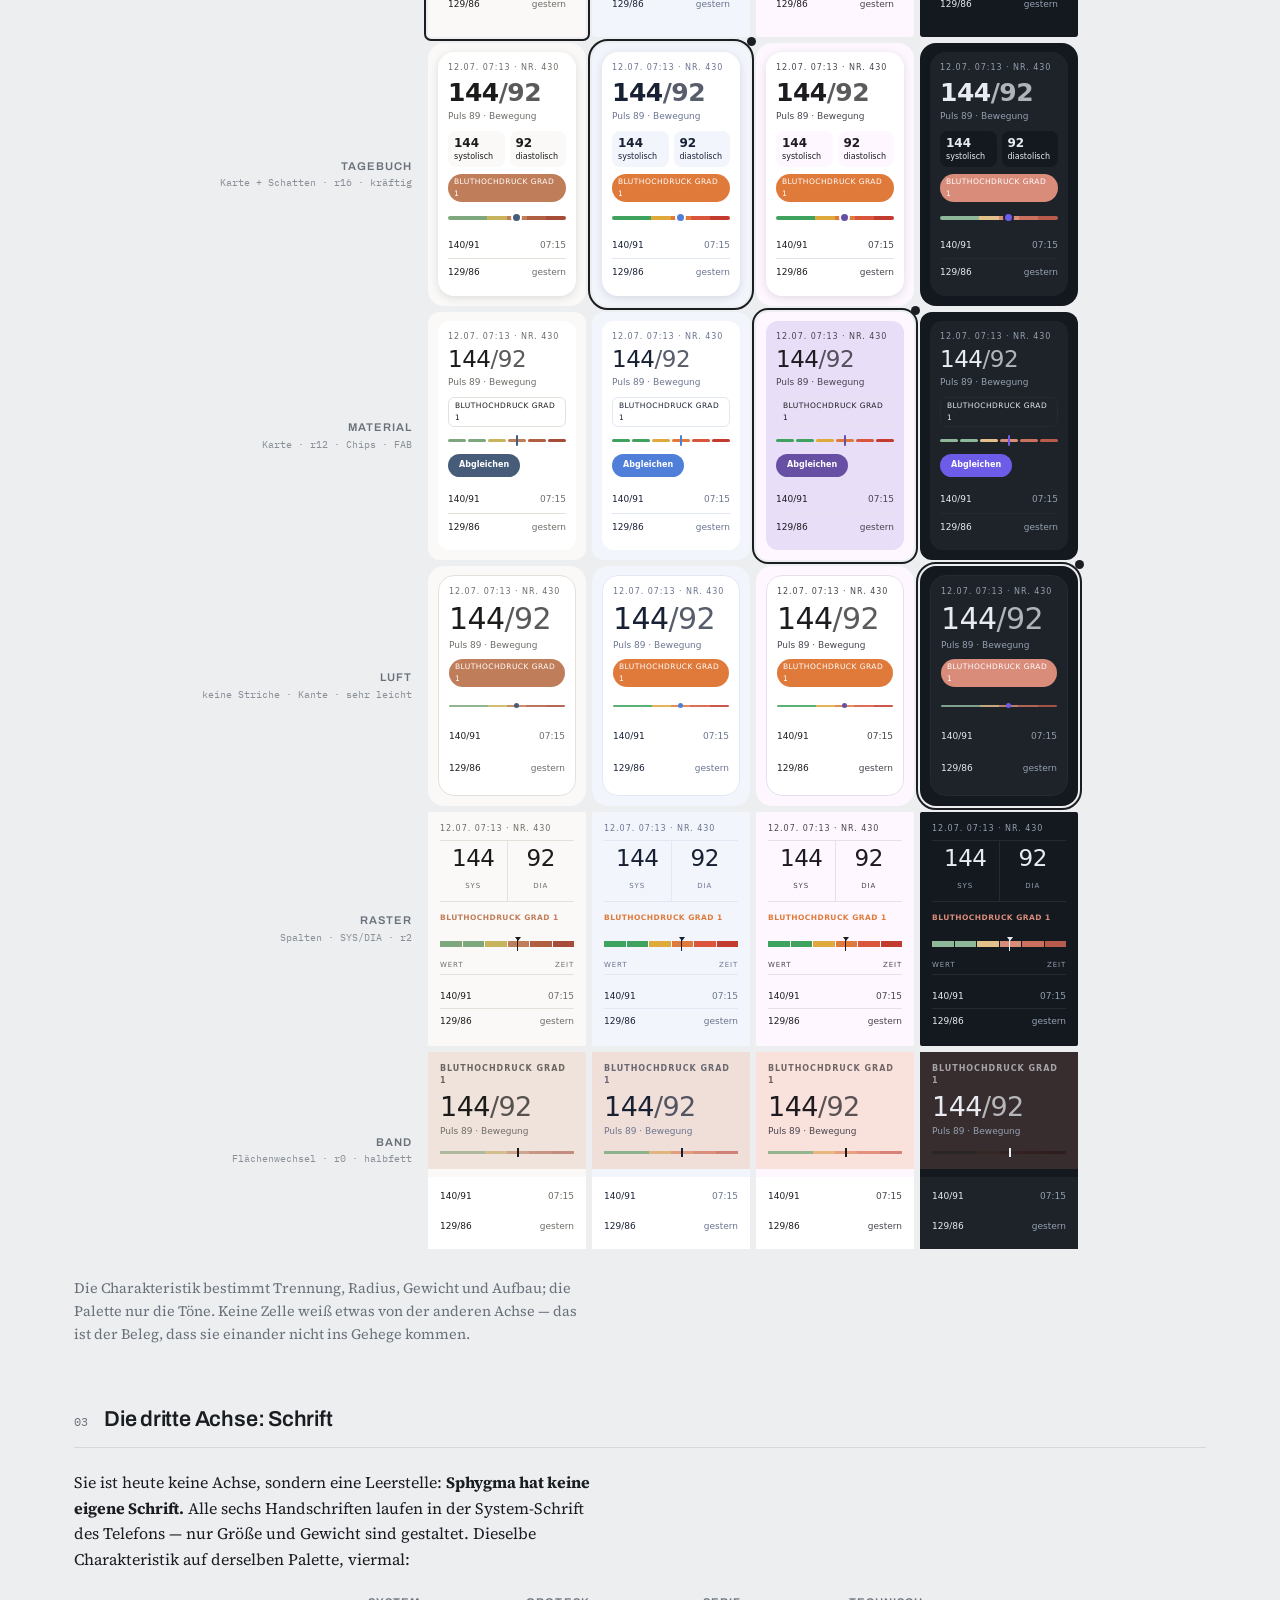
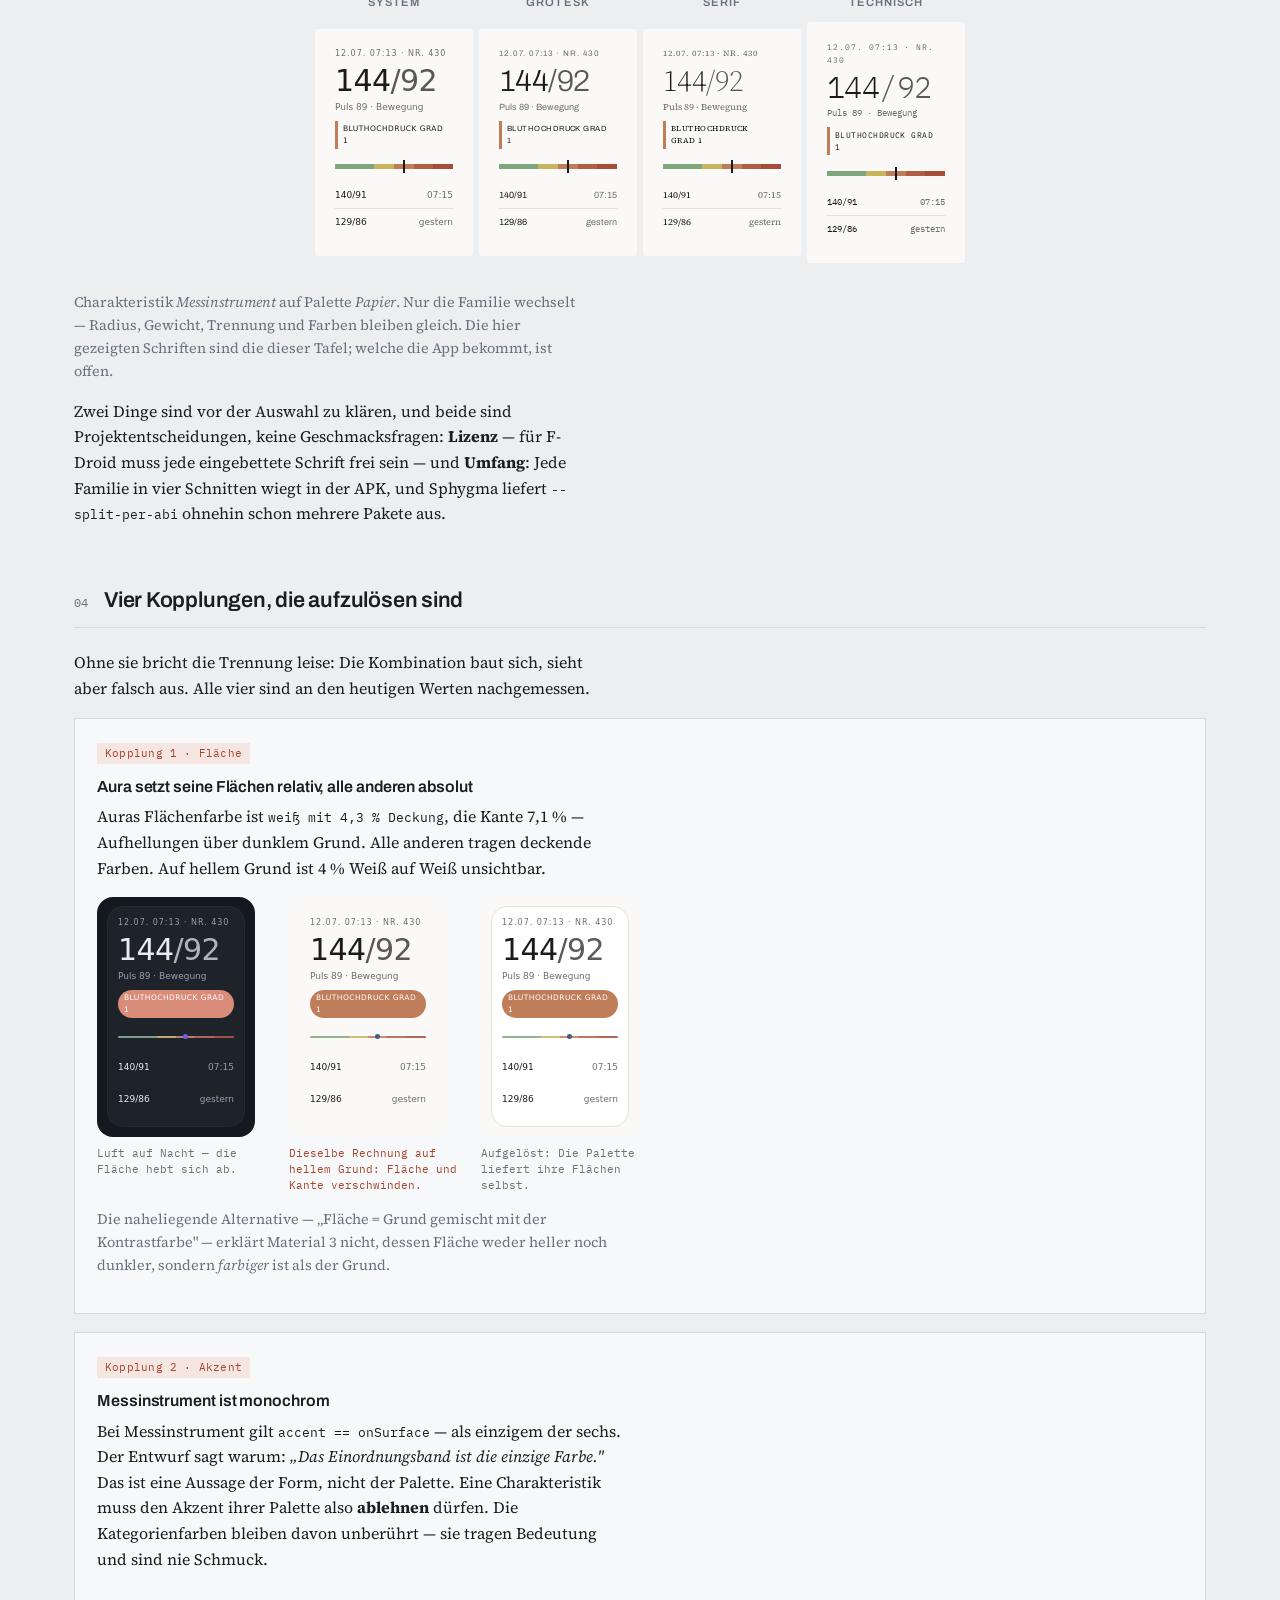
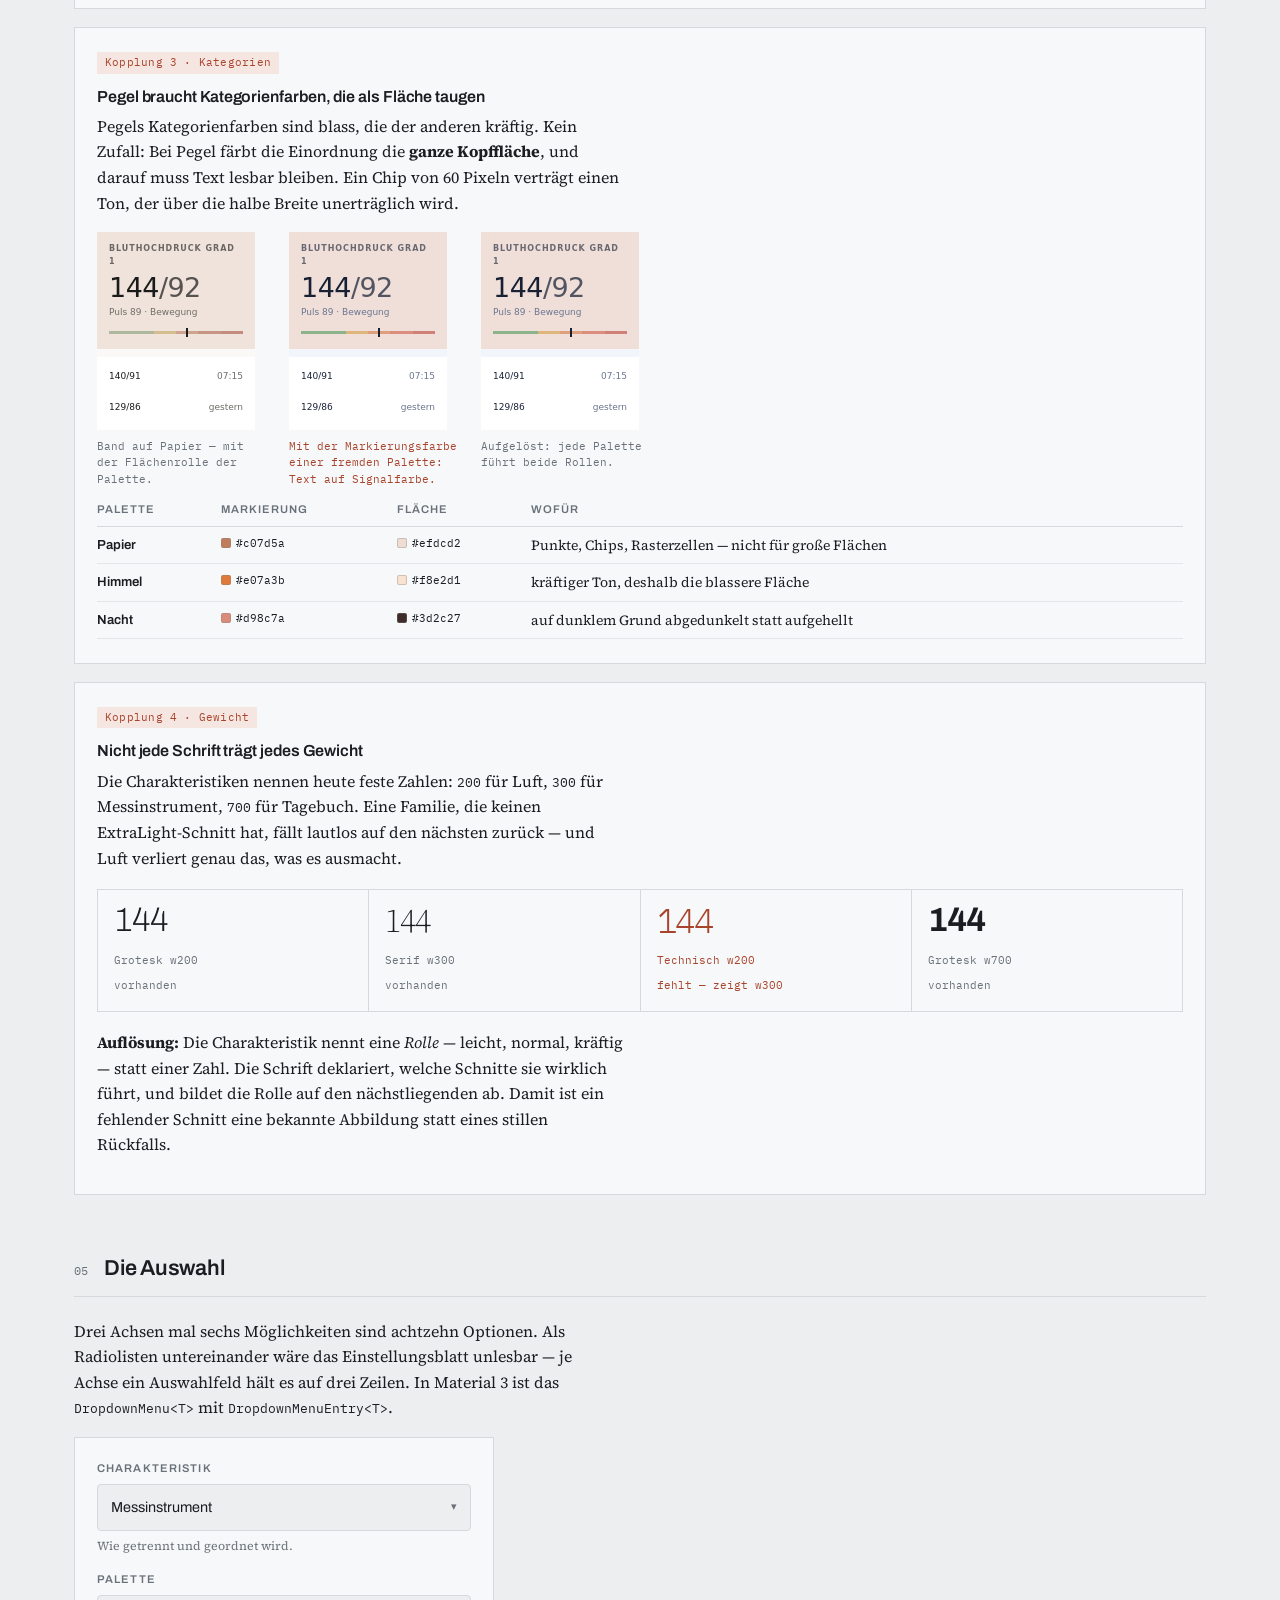
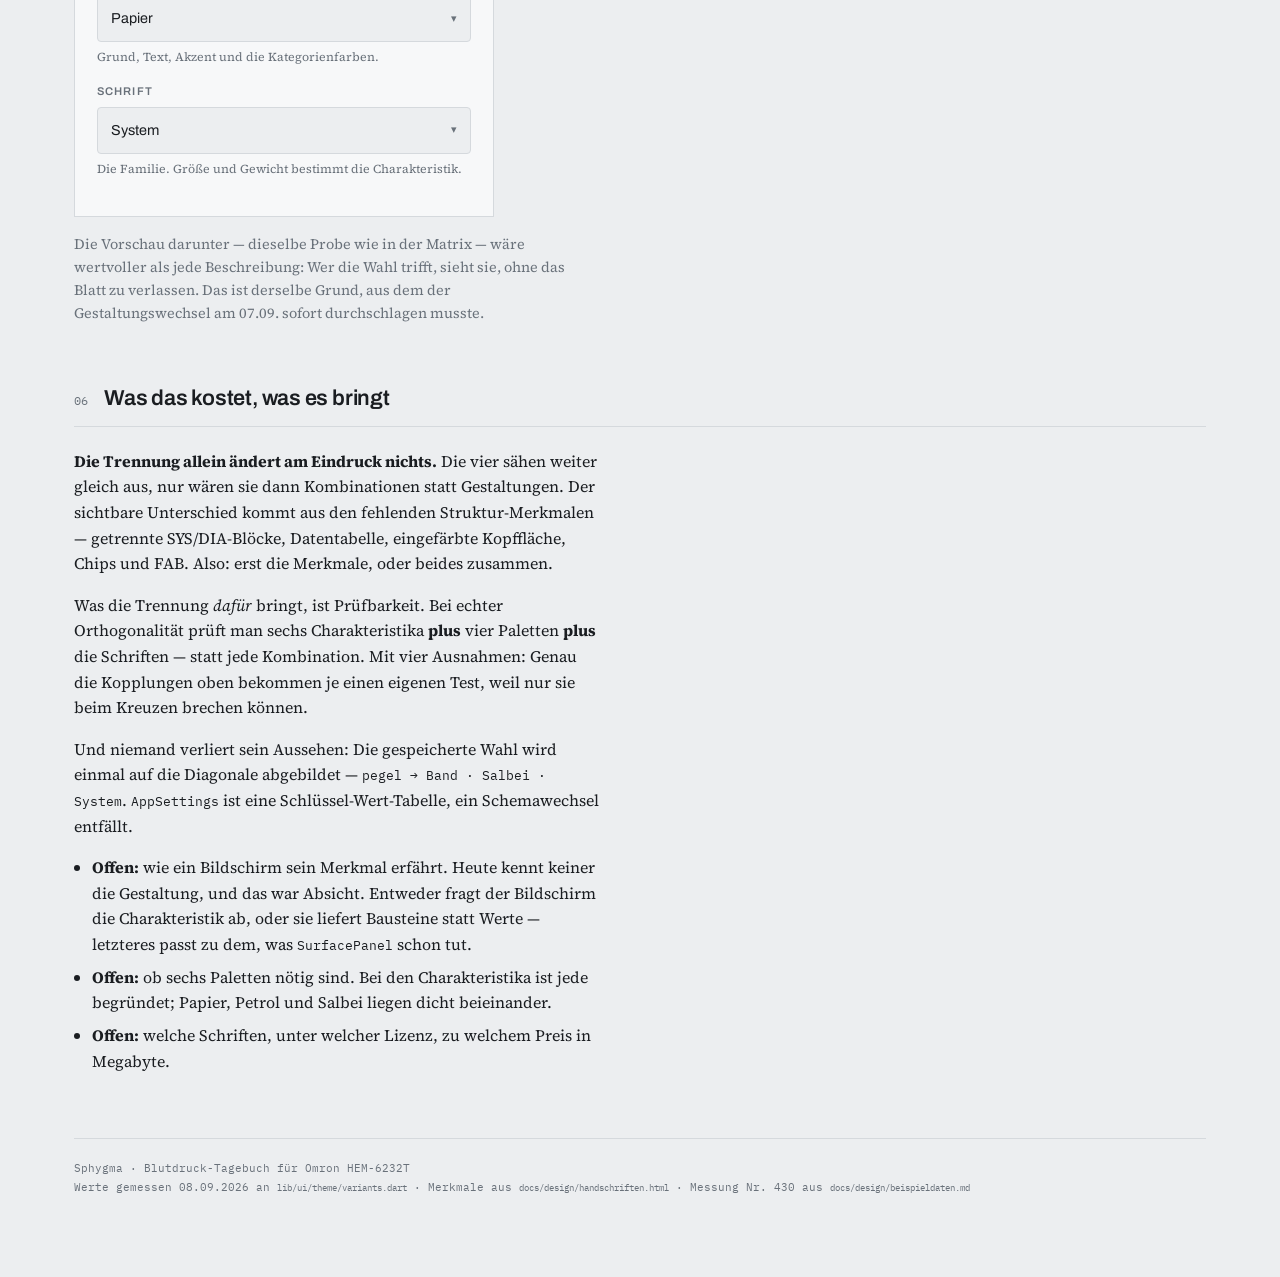
<file: docs/design/gestaltung-drei-achsen.html>
<!DOCTYPE html>
<html lang="de">
<head>
<meta charset="utf-8">
<meta name="viewport" content="width=device-width, initial-scale=1">
<style>
  :root{color-scheme:light dark}
  body{margin:0;font:14px system-ui,sans-serif}
  img{max-width:100%}
  [hidden]{display:none!important}
</style>
<title>Form, Farbe, Schrift</title>
<link rel="preconnect" href="https://fonts.googleapis.com">
<link rel="preconnect" href="https://fonts.gstatic.com" crossorigin>
<link rel="stylesheet" href="https://fonts.googleapis.com/css2?family=Archivo:wght@200;300;400;500;600;700&family=Source+Serif+4:opsz,wght@8..60,300;8..60,400;8..60,600;8..60,700&family=IBM+Plex+Mono:wght@300;400;500;600&display=swap">

<style>
:root{
  --ground:#eceef0; --panel:#f7f8f9; --ink:#1a1d21; --muted:#69717a;
  --rule:#d5d9dd; --rule-soft:#e3e6e9;
  --warn:#a8442c; --warn-bg:#f6e6e1;
  --slate:#48535f;
  --sans:"Archivo","Helvetica Neue",Arial,sans-serif;
  --serif:"Source Serif 4",Georgia,"Times New Roman",serif;
  --mono:"IBM Plex Mono",ui-monospace,"SFMono-Regular",Menlo,monospace;
}
@media (prefers-color-scheme:dark){
  :root:not([data-theme="light"]){
    --ground:#17191c; --panel:#1e2126; --ink:#e6e9ec; --muted:#98a0a8;
    --rule:#2e333a; --rule-soft:#24282d;
    --warn:#e08d70; --warn-bg:#2e211c; --slate:#9aa6b3;
  }
}
:root[data-theme="dark"]{
  --ground:#17191c; --panel:#1e2126; --ink:#e6e9ec; --muted:#98a0a8;
  --rule:#2e333a; --rule-soft:#24282d;
  --warn:#e08d70; --warn-bg:#2e211c; --slate:#9aa6b3;
}

*{box-sizing:border-box}
body{
  background:var(--ground); color:var(--ink);
  font-family:var(--serif); font-size:16px; line-height:1.6;
  margin:0; -webkit-font-smoothing:antialiased;
}
.wrap{max-width:1180px;margin:0 auto;padding:48px 24px 80px}
@media(max-width:640px){.wrap{padding:32px 16px 56px}}

h1,h2,h3,.eyebrow,th,.label{font-family:var(--sans)}
h1{font-size:clamp(2.1rem,5vw,3.4rem);font-weight:700;line-height:1.02;
  letter-spacing:-.025em;margin:0 0 .5rem;text-wrap:balance}
h2{font-size:1.35rem;font-weight:600;letter-spacing:-.01em;margin:0;
  text-wrap:balance}
h3{font-size:1rem;font-weight:600;margin:0 0 .3rem;letter-spacing:-.005em}
p{margin:0 0 1rem;max-width:66ch}
.eyebrow{font-size:.688rem;font-weight:600;letter-spacing:.16em;
  text-transform:uppercase;color:var(--muted);margin:0 0 1rem}
.lede{font-size:1.12rem;max-width:60ch}
.mono{font-family:var(--mono);font-size:.82em;font-variant-numeric:tabular-nums}
code{font-family:var(--mono);font-size:.85em;background:var(--rule-soft);
  padding:.1em .35em;border-radius:2px}

header{border-bottom:2px solid var(--ink);padding-bottom:28px;margin-bottom:36px}
.byline{font-family:var(--mono);font-size:.72rem;color:var(--muted);
  letter-spacing:.04em;margin-top:14px}

section{margin:56px 0 0}
.section-head{display:flex;gap:16px;align-items:baseline;
  border-bottom:1px solid var(--rule);padding-bottom:10px;margin-bottom:22px}
.section-head .num{font-family:var(--mono);font-size:.75rem;color:var(--muted);
  flex:none;padding-top:.2em}

.finding{display:grid;grid-template-columns:repeat(auto-fit,minmax(200px,1fr));
  gap:1px;background:var(--rule);border:1px solid var(--rule);margin:26px 0 8px}
.finding div{background:var(--panel);padding:16px 18px}
.finding .n{font-family:var(--sans);font-size:2rem;font-weight:700;line-height:1;
  letter-spacing:-.03em;display:block;margin-bottom:6px;
  font-variant-numeric:tabular-nums}
.finding .t{font-size:.875rem;color:var(--muted);line-height:1.45}

.scroller{overflow-x:auto;padding-bottom:8px}
table.matrix{border-collapse:separate;border-spacing:6px;margin:0 auto}
table.matrix th{font-size:.7rem;font-weight:600;letter-spacing:.09em;
  text-transform:uppercase;color:var(--muted);padding:0 0 4px;text-align:center;
  white-space:nowrap}
table.matrix th.row-h{text-align:right;padding:0 10px 0 0;vertical-align:middle}
table.matrix th.row-h .hint{display:block;font-family:var(--mono);
  font-size:.62rem;letter-spacing:0;text-transform:none;opacity:.75;
  font-weight:400}
td.cell{padding:0;position:relative}
td.diag .probe{outline:2px solid var(--ink);outline-offset:2px}
td.diag::after{content:"";position:absolute;top:-6px;right:-6px;width:9px;
  height:9px;background:var(--ink);border-radius:50%}

/* ---------- Die Probe ---------- */
.probe{
  /* Die Flächenrolle der Kategorienfarbe — dieselbe Rechnung wie
     Palette.categoryFlaeche in lib/ui/theme/palette.dart: 18 % Markierung
     im eigenen Grund. Auf Nacht wird sie dadurch dunkel statt pastellig. */
  --kat-flaeche:color-mix(in srgb, var(--kat) 18%, var(--grund));
  --radius:6px; --weight:400; --num:26px; --gap:7px;
  --schrift:system-ui,-apple-system,"Segoe UI",sans-serif;
  width:158px;background:var(--grund);color:var(--text);
  border-radius:var(--radius);overflow:hidden;font-family:var(--schrift);
  display:block;
}
.probe .pad{padding:11px 12px 12px}
.probe .kopf{font-size:8px;letter-spacing:.12em;text-transform:uppercase;
  color:var(--muted-c);margin-bottom:5px}
.probe .zahl{font-size:var(--num);font-weight:var(--weight);line-height:1;
  letter-spacing:-.02em;font-variant-numeric:tabular-nums}
.probe .zahl .dia{opacity:.72}
.probe .puls{font-size:9px;color:var(--muted-c);margin-top:4px}
.probe .chip{display:inline-block;font-size:7.5px;letter-spacing:.06em;
  text-transform:uppercase;padding:2px 6px;border-radius:calc(var(--radius)/2);
  margin-top:7px;background:var(--kat);color:#fff}
.probe .liste{margin-top:9px}
.probe .zeile{display:flex;justify-content:space-between;gap:8px;font-size:9px;
  padding:var(--gap) 0;font-variant-numeric:tabular-nums;
  border-bottom:1px solid var(--linie)}
.probe .zeile:last-child{border-bottom:0}
.probe .zeile span:last-child{color:var(--muted-c)}
.probe .flaeche{background:var(--flaeche);border-radius:var(--radius)}

/* — Charakteristika — */
.c-instrument{--radius:3px;--weight:300;--num:30px;--gap:6px}
.c-instrument .flaeche{background:transparent}
.c-instrument .chip{background:transparent;color:var(--text);
  border-left:3px solid var(--kat);border-radius:0;padding-left:5px}
.c-tagebuch{--radius:16px;--weight:700;--num:25px;--gap:6px}
.c-tagebuch .flaeche{box-shadow:0 2px 8px rgba(20,30,60,.13)}
.c-tagebuch .kennzahlen{display:flex;gap:5px;margin-top:8px}
.c-tagebuch .kennzahlen div{flex:1;background:var(--grund);
  border-radius:calc(var(--radius)/2);padding:5px 6px;font-size:8px;
  line-height:1.3}
.c-tagebuch .kennzahlen b{display:block;font-size:12px;font-weight:700}
.c-tagebuch .chip{border-radius:99px}
.c-material{--radius:12px;--weight:400;--num:23px;--gap:6px}
.c-material .flaeche{background:var(--flaeche2,var(--flaeche))}
.c-material .chip{background:transparent;color:var(--text);
  border:1px solid var(--linie);border-radius:6px}
.c-material .fab{display:inline-block;margin-top:8px;font-size:8px;
  font-weight:600;background:var(--akzent);color:#fff;padding:5px 11px;
  border-radius:12px}
.c-luft{--radius:16px;--weight:200;--num:30px;--gap:9px}
.c-luft .flaeche{border:1px solid var(--kante,var(--linie))}
.c-luft .zeile{border-bottom:0}
.c-luft .chip{border-radius:99px}
.c-raster{--radius:2px;--weight:400;--num:23px;--gap:5px}
.c-raster .flaeche{background:transparent}
.c-raster .blocks{display:flex;border-top:1px solid var(--linie);
  border-bottom:1px solid var(--linie)}
.c-raster .blocks div{flex:1;padding:6px 0 5px;text-align:center}
.c-raster .blocks div+div{border-left:1px solid var(--linie)}
.c-raster .blocks b{display:block;font-size:var(--num);font-weight:400;
  line-height:1;font-variant-numeric:tabular-nums;letter-spacing:-.02em}
.c-raster .blocks span{font-size:7px;letter-spacing:.14em;color:var(--muted-c)}
.c-raster .spaltenkopf{display:flex;justify-content:space-between;font-size:7px;
  letter-spacing:.12em;color:var(--muted-c);padding-bottom:3px;
  border-bottom:1px solid var(--linie);margin-top:9px}
.c-raster .chip{background:transparent;color:var(--kat);border:0;border-radius:0;
  padding:0;font-weight:600}
.c-band{--radius:0px;--weight:500;--num:27px;--gap:8px}
.c-band .pad{padding:0}
.c-band .kopfband{background:var(--kat-flaeche);padding:11px 12px 12px}
.c-band .rest{padding:2px 12px 12px}
.c-band .zeile{border-bottom:0}
.c-band .liste{background:var(--flaeche);margin:6px -12px -12px;
  padding:4px 12px 8px}
.c-band .chip{display:none}
.c-band .kopf{color:var(--text);opacity:.62;font-weight:600}

/* — Die Einordnungsskala. Sie gehört in JEDE Charakteristik: Der Chip nennt
     die Stufe, die Skala sagt, wo in ihr der Wert liegt. Nur die Form
     unterscheidet sich. — */
.probe .skala{position:relative;margin-top:8px;height:11px}
.probe .skala .segmente{display:flex;position:absolute;left:0;right:0;top:4px;
  height:3px;overflow:hidden;border-radius:calc(var(--radius)/4)}
.probe .skala .segmente i{flex:1;display:block}
.probe .skala .zeiger{position:absolute;top:0;left:58.33%;width:2px;height:11px;
  margin-left:-1px;background:var(--akzent)}

.c-instrument .skala{height:13px;margin-top:9px}
.c-instrument .skala .segmente{height:5px;top:4px;border-radius:0}
.c-instrument .skala .zeiger{height:13px;background:var(--text)}

.c-tagebuch .skala .segmente{height:4px;top:4px;border-radius:99px}
.c-tagebuch .skala .zeiger{width:7px;height:7px;top:2px;margin-left:-3.5px;
  border-radius:50%;background:var(--akzent);
  box-shadow:0 0 0 2px var(--flaeche)}

.c-material .skala .segmente{gap:2px;overflow:visible;border-radius:0}
.c-material .skala .segmente i{border-radius:2px}
.c-material .skala .zeiger{height:11px;width:2px;border-radius:1px}

.c-luft .skala{margin-top:11px}
.c-luft .skala .segmente{height:2px;top:5px;opacity:.85}
.c-luft .skala .zeiger{width:5px;height:5px;top:3.5px;margin-left:-2.5px;
  border-radius:50%}

.c-raster .skala{height:14px;margin-top:9px}
.c-raster .skala .segmente{height:6px;top:4px;border-radius:0;gap:1px}
.c-raster .skala .zeiger{height:14px;width:1px;background:var(--text)}
.c-raster .skala .marke{position:absolute;top:0;left:58.33%;margin-left:-3px;
  width:0;height:0;border-left:3px solid transparent;
  border-right:3px solid transparent;border-top:4px solid var(--text)}

.c-band .kopfband .skala{margin-top:9px;height:9px}
.c-band .kopfband .skala .segmente{top:3px;height:3px;border-radius:0;
  opacity:.55;mix-blend-mode:multiply}
.c-band .kopfband .skala .zeiger{height:9px;background:var(--text);width:2px}

/* — Paletten — */
.p-papier{--grund:#faf9f7;--flaeche:#fff;--text:#1b1b1a;--muted-c:#6f6d68;
  --linie:#e4e1db;--akzent:#465c78;--kat:#c07d5a;
  --kante:#e4e1db;--sk0:#7ea77e;--sk1:#7ea77e;--sk2:#c9b45e;--sk3:#c07d5a;--sk4:#b05f42;--sk5:#a84c3a}
.p-himmel{--grund:#f2f5fb;--flaeche:#fff;--text:#182034;--muted-c:#6b7590;
  --linie:#e2e8f3;--akzent:#4f7fd8;--kat:#e07a3b;
  --kante:#e2e8f3;--sk0:#3fa35f;--sk1:#3fa35f;--sk2:#e0a93b;--sk3:#e07a3b;--sk4:#d9553c;--sk5:#c33a2e}
.p-flieder{--grund:#fef7ff;--flaeche:#fff;--flaeche2:#e8def8;--text:#1d1b20;
  --muted-c:#49454f;--linie:#e7e0ec;--akzent:#6750a4;--kat:#e07a3b;
  --kante:#e7e0ec;--sk0:#3fa35f;--sk1:#3fa35f;--sk2:#e0a93b;--sk3:#e07a3b;--sk4:#d9553c;--sk5:#c33a2e}
.p-nacht{--grund:#14181f;--flaeche:#1e2229;--text:#e8ecf2;
  --muted-c:#94a0b0;--linie:#242a33;--akzent:#6c5ce7;
  --kat:#d98c7a;--kante:#242a33;--sk0:#8fb89a;--sk1:#8fb89a;--sk2:#e2c08a;--sk3:#d98c7a;--sk4:#c9705e;--sk5:#b85b4c}

/* — Schriften — */
.s-system{--schrift:system-ui,-apple-system,"Segoe UI",sans-serif}
.s-grotesk{--schrift:"Archivo","Helvetica Neue",Arial,sans-serif}
.s-serif{--schrift:"Source Serif 4",Georgia,serif}
.s-technisch{--schrift:"IBM Plex Mono",ui-monospace,Menlo,monospace}

/* ---------- Kopplungen ---------- */
.kopplung{border:1px solid var(--rule);background:var(--panel);padding:20px 22px;
  margin-bottom:18px}
.kopplung .tag{display:inline-block;font-family:var(--mono);font-size:.68rem;
  color:var(--warn);background:var(--warn-bg);padding:2px 8px;margin-bottom:10px;
  letter-spacing:.02em}
.paar{display:flex;gap:22px;flex-wrap:wrap;margin-top:16px;align-items:flex-start}
.paar figure{margin:0}
.paar figcaption{font-family:var(--mono);font-size:.68rem;color:var(--muted);
  margin-top:8px;max-width:170px;line-height:1.5}
.paar .bad figcaption{color:var(--warn)}

table.werte{width:100%;border-collapse:collapse;margin:14px 0 4px;
  font-size:.875rem}
table.werte th{font-size:.7rem;letter-spacing:.09em;text-transform:uppercase;
  color:var(--muted);text-align:left;padding:0 12px 7px 0;font-weight:600;
  border-bottom:1px solid var(--rule)}
table.werte td{padding:7px 12px 7px 0;border-bottom:1px solid var(--rule-soft);
  vertical-align:top}
table.werte td:first-child{font-family:var(--sans);font-weight:600;
  font-size:.82rem;white-space:nowrap}
.sw{display:inline-block;width:10px;height:10px;border-radius:2px;
  vertical-align:-1px;margin-right:5px;border:1px solid rgba(128,128,128,.35)}

/* ---------- Gewichtsleiter ---------- */
.leiter{display:grid;grid-template-columns:repeat(auto-fit,minmax(150px,1fr));
  gap:1px;background:var(--rule);border:1px solid var(--rule);margin:18px 0}
.leiter div{background:var(--panel);padding:14px 16px}
.leiter .zahl{font-size:2.1rem;line-height:1;letter-spacing:-.03em;
  font-variant-numeric:tabular-nums;display:block;margin-bottom:8px}
.leiter .lbl{font-family:var(--mono);font-size:.66rem;color:var(--muted);
  line-height:1.5}
.leiter .fehlt .zahl{color:var(--warn)}
.leiter .fehlt .lbl{color:var(--warn)}

/* ---------- Auswahl-Skizze ---------- */
.auswahl{background:var(--panel);border:1px solid var(--rule);padding:22px;
  max-width:420px}
.feld{margin-bottom:16px}
.feld:last-child{margin-bottom:0}
.feld label{display:block;font-family:var(--sans);font-size:.7rem;
  font-weight:600;letter-spacing:.1em;text-transform:uppercase;
  color:var(--muted);margin-bottom:6px}
.feld .box{display:flex;justify-content:space-between;align-items:center;
  border:1px solid var(--rule);background:var(--ground);padding:11px 13px;
  font-family:var(--sans);font-size:.9rem;border-radius:4px}
.feld .box .chev{color:var(--muted);font-size:.7rem}
.feld .sub{font-size:.76rem;color:var(--muted);margin-top:5px;
  font-family:var(--serif)}

ul{padding-left:1.1em;max-width:66ch}
li{margin-bottom:.45rem}
.note{font-size:.9rem;color:var(--muted);max-width:64ch}
footer{margin-top:64px;padding-top:20px;border-top:1px solid var(--rule);
  font-family:var(--mono);font-size:.7rem;color:var(--muted);line-height:1.7}
:focus-visible{outline:2px solid var(--slate);outline-offset:2px}
@media (prefers-reduced-motion:reduce){*{animation:none!important;transition:none!important}}
</style>
</head>
<body>
<div class="wrap">

<header>
  <p class="eyebrow">Sphygma · Gestaltung</p>
  <h1>Form, Farbe, Schrift</h1>
  <p class="lede">Sechs Gestaltungen, vier davon kaum unterscheidbar — weil sie
  vermengen, was drei Dinge sind. Trennt man sie, wird aus sechs Namen ein
  Raum, und die heutigen sechs sind nur noch seine Diagonale.</p>
  <p class="byline">Entwurf 08.09. · <strong>Achsen gebaut 09.09.</strong> · Werte aus <span class="mono">lib/ui/theme/palette.dart</span> und <span class="mono">characteristic.dart</span></p>
</header>

<section>
  <div class="section-head">
    <span class="num">01</span><div><h2>Der Befund</h2></div>
  </div>
  <p>Messinstrument, Material 3, Pulse Grid und Pegel haben alle hellen Grund,
  keinen Schatten, Radius zwischen 0 und 12 und ähnliche Abstände. Sie
  unterscheiden sich in Akzentfarbe und Schriftgewicht — Details, die man ohne
  direkten Vergleich nicht sieht.</p>
  <p><strong>So waren sie nie entworfen.</strong> Die Entwurfstafel stellt ihrem
  Abschnitt die Überschrift <em>„Nicht die Farben, sondern der Aufbau"</em> voran
  und gibt jeder Handschrift ein strukturelles Merkmal. Gebaut ist davon fast
  nichts.</p>

  <div class="finding">
    <div><span class="n">0</span><span class="t">Bildschirme verzweigen nach der
      Gestaltung. <span class="mono">ThemeVariant</span> steht außerhalb der
      Theme-Schicht nur in der Auswahlliste.</span></div>
    <div><span class="n">0</span><span class="t">Dateien mit
      <span class="mono">FloatingActionButton</span>,
      <span class="mono">FilterChip</span>, <span class="mono">DataTable</span>
      oder <span class="mono">LinearGradient</span> — den Merkmalen von Material,
      Raster und Tagebuch.</span></div>
    <div><span class="n">0</span><span class="t">Schriftfamilien. Alle sechs
      laufen in der System-Schrift; <span class="mono">pubspec.yaml</span> bettet
      keine ein. Gestaltet sind nur Größe und Gewicht.</span></div>
  </div>
  <p class="note"><strong>Stand 09.09.:</strong> Die drei Achsen sind gebaut —
  <span class="mono">Characteristic</span>, <span class="mono">Palette</span>
  und <span class="mono">Typeface</span> tragen die Theme-Schicht, die vier
  Kopplungen sind aufgelöst, 507 Tests grün. Die Struktur-Merkmale unten und
  die Auswahl je Achse fehlen noch — <em>deshalb sieht man von alldem in der
  App bislang nichts</em>.</p>
  <p class="note">Sie sind nicht zu ähnlich <em>entworfen</em>, sondern zu
  ähnlich <em>gebaut</em>. — Nachtrag 08.09.: Von den sechs Paletten bleiben
  <strong>vier</strong>. Petrol und Salbei lagen zu dicht an Papier; das ist
  derselbe Befund wie oben, nur eine Ebene tiefer. Bei den Charakteristika
  bleibt es bei sechs, denn dort trägt jede ein eigenes Merkmal.</p>
</section>

<section>
  <div class="section-head">
    <span class="num">02</span><div><h2>Die Matrix</h2></div>
  </div>
  <p>Dieselbe Messung in jeder Kombination: <span class="mono">Nr. 430,
  12.07.2026 07:13, 144/92, Puls 89</span> — ein echter Wert aus dem
  Beispieldatensatz, mit Bewegungs-Kennzeichen. <strong>Waagerecht die Palette,
  senkrecht die Charakteristik.</strong> Die markierte Diagonale ist der heutige
  Bestand; die übrigen 18 Felder sind neu.</p>

  <div class="scroller">
  <table class="matrix">
    <thead>
      <tr><th></th>
        <th>Papier</th><th>Himmel</th><th>Flieder</th><th>Nacht</th></tr>
    </thead>
    <tbody id="matrix-body"></tbody>
  </table>
  </div>
  <p class="note" style="margin-top:14px">Die Charakteristik bestimmt Trennung,
  Radius, Gewicht und Aufbau; die Palette nur die Töne. Keine Zelle weiß etwas
  von der anderen Achse — das ist der Beleg, dass sie einander nicht ins Gehege
  kommen.</p>
</section>

<section>
  <div class="section-head">
    <span class="num">03</span><div><h2>Die dritte Achse: Schrift</h2></div>
  </div>
  <p>Sie ist heute keine Achse, sondern eine Leerstelle: <strong>Sphygma hat
  keine eigene Schrift.</strong> Alle sechs Handschriften laufen in der
  System-Schrift des Telefons — nur Größe und Gewicht sind gestaltet. Dieselbe
  Charakteristik auf derselben Palette, viermal:</p>

  <div class="scroller">
  <table class="matrix">
    <thead><tr>
      <th>System</th><th>Grotesk</th><th>Serif</th><th>Technisch</th>
    </tr></thead>
    <tbody><tr id="schrift-zeile"></tr></tbody>
  </table>
  </div>

  <p class="note" style="margin-top:14px">Charakteristik <em>Messinstrument</em>
  auf Palette <em>Papier</em>. Nur die Familie wechselt — Radius, Gewicht,
  Trennung und Farben bleiben gleich. Die hier gezeigten Schriften sind die
  dieser Tafel; welche die App bekommt, ist offen.</p>

  <p>Zwei Dinge sind vor der Auswahl zu klären, und beide sind
  Projektentscheidungen, keine Geschmacksfragen: <strong>Lizenz</strong> — für
  F-Droid muss jede eingebettete Schrift frei sein — und <strong>Umfang</strong>:
  Jede Familie in vier Schnitten wiegt in der APK, und Sphygma liefert
  <span class="mono">--split-per-abi</span> ohnehin schon mehrere Pakete aus.</p>
</section>

<section>
  <div class="section-head">
    <span class="num">04</span><div><h2>Vier Kopplungen, die aufzulösen sind</h2></div>
  </div>
  <p>Ohne sie bricht die Trennung leise: Die Kombination baut sich, sieht aber
  falsch aus. Alle vier sind an den heutigen Werten nachgemessen.</p>

  <div class="kopplung">
    <span class="tag">Kopplung 1 · Fläche</span>
    <h3>Aura setzt seine Flächen relativ, alle anderen absolut</h3>
    <p>Auras Flächenfarbe ist <span class="mono">weiß mit 4,3 % Deckung</span>,
    die Kante 7,1 % — Aufhellungen über dunklem Grund. Alle anderen tragen
    deckende Farben. Auf hellem Grund ist 4 % Weiß auf Weiß unsichtbar.</p>
    <div class="paar">
      <figure><div class="probe c-luft p-nacht" data-probe></div>
        <figcaption>Luft auf Nacht — die Fläche hebt sich ab.</figcaption></figure>
      <figure class="bad"><div class="probe c-luft p-papier"
        style="--flaeche:rgba(255,255,255,.043);--kante:rgba(255,255,255,.071)"
        data-probe></div>
        <figcaption>Dieselbe Rechnung auf hellem Grund: Fläche und Kante
        verschwinden.</figcaption></figure>
      <figure><div class="probe c-luft p-papier" data-probe></div>
        <figcaption>Aufgelöst: Die Palette liefert ihre Flächen selbst.</figcaption></figure>
    </div>
    <p class="note" style="margin-top:14px">Die naheliegende Alternative —
    „Fläche = Grund gemischt mit der Kontrastfarbe" — erklärt Material 3 nicht,
    dessen Fläche weder heller noch dunkler, sondern <em>farbiger</em> ist als
    der Grund.</p>
  </div>

  <div class="kopplung">
    <span class="tag">Kopplung 2 · Akzent</span>
    <h3>Messinstrument ist monochrom</h3>
    <p>Bei Messinstrument gilt <span class="mono">accent == onSurface</span> — als
    einzigem der sechs. Der Entwurf sagt warum: <em>„Das Einordnungsband ist die
    einzige Farbe."</em> Das ist eine Aussage der Form, nicht der Palette. Eine
    Charakteristik muss den Akzent ihrer Palette also <strong>ablehnen</strong>
    dürfen. Die Kategorienfarben bleiben davon unberührt — sie tragen Bedeutung
    und sind nie Schmuck.</p>
  </div>

  <div class="kopplung">
    <span class="tag">Kopplung 3 · Kategorien</span>
    <h3>Pegel braucht Kategorienfarben, die als Fläche taugen</h3>
    <p>Pegels Kategorienfarben sind blass, die der anderen kräftig. Kein Zufall:
    Bei Pegel färbt die Einordnung die <strong>ganze Kopffläche</strong>, und
    darauf muss Text lesbar bleiben. Ein Chip von 60 Pixeln verträgt einen Ton,
    der über die halbe Breite unerträglich wird.</p>
    <div class="paar">
      <figure><div class="probe c-band p-papier" data-probe></div>
        <figcaption>Band auf Papier — mit der Flächenrolle der Palette.</figcaption></figure>
      <figure class="bad"><div class="probe c-band p-himmel"
        style="" data-probe></div>
        <figcaption>Mit der Markierungsfarbe einer fremden Palette: Text auf
        Signalfarbe.</figcaption></figure>
      <figure><div class="probe c-band p-himmel" data-probe></div>
        <figcaption>Aufgelöst: jede Palette führt beide Rollen.</figcaption></figure>
    </div>
    <table class="werte">
      <thead><tr><th>Palette</th><th>Markierung</th><th>Fläche</th><th>wofür</th></tr></thead>
      <tbody>
        <tr><td>Papier</td>
          <td class="mono"><span class="sw" style="background:#c07d5a"></span>#c07d5a</td>
          <td class="mono"><span class="sw" style="background:#efdcd2"></span>#efdcd2</td>
          <td>Punkte, Chips, Rasterzellen — nicht für große Flächen</td></tr>
        <tr><td>Himmel</td>
          <td class="mono"><span class="sw" style="background:#e07a3b"></span>#e07a3b</td>
          <td class="mono"><span class="sw" style="background:#f8e2d1"></span>#f8e2d1</td>
          <td>kräftiger Ton, deshalb die blassere Fläche</td></tr>
        <tr><td>Nacht</td>
          <td class="mono"><span class="sw" style="background:#d98c7a"></span>#d98c7a</td>
          <td class="mono"><span class="sw" style="background:#3d2c27"></span>#3d2c27</td>
          <td>auf dunklem Grund abgedunkelt statt aufgehellt</td></tr>
      </tbody>
    </table>
  </div>

  <div class="kopplung">
    <span class="tag">Kopplung 4 · Gewicht</span>
    <h3>Nicht jede Schrift trägt jedes Gewicht</h3>
    <p>Die Charakteristiken nennen heute feste Zahlen: <span class="mono">200</span>
    für Luft, <span class="mono">300</span> für Messinstrument,
    <span class="mono">700</span> für Tagebuch. Eine Familie, die keinen
    ExtraLight-Schnitt hat, fällt lautlos auf den nächsten zurück — und Luft
    verliert genau das, was es ausmacht.</p>
    <div class="leiter">
      <div><span class="zahl s-grotesk" style="font-family:var(--sans);font-weight:200">144</span>
        <span class="lbl">Grotesk w200<br>vorhanden</span></div>
      <div><span class="zahl" style="font-family:var(--serif);font-weight:300">144</span>
        <span class="lbl">Serif w300<br>vorhanden</span></div>
      <div class="fehlt"><span class="zahl" style="font-family:var(--mono);font-weight:300">144</span>
        <span class="lbl">Technisch w200<br>fehlt — zeigt w300</span></div>
      <div><span class="zahl" style="font-family:var(--sans);font-weight:700">144</span>
        <span class="lbl">Grotesk w700<br>vorhanden</span></div>
    </div>
    <p><strong>Auflösung:</strong> Die Charakteristik nennt eine <em>Rolle</em> —
    leicht, normal, kräftig — statt einer Zahl. Die Schrift deklariert, welche
    Schnitte sie wirklich führt, und bildet die Rolle auf den nächstliegenden ab.
    Damit ist ein fehlender Schnitt eine bekannte Abbildung statt eines stillen
    Rückfalls.</p>
  </div>
</section>

<section>
  <div class="section-head">
    <span class="num">05</span><div><h2>Die Auswahl</h2></div>
  </div>
  <p>Drei Achsen mal sechs Möglichkeiten sind achtzehn Optionen. Als
  Radiolisten untereinander wäre das Einstellungsblatt unlesbar — je Achse ein
  Auswahlfeld hält es auf drei Zeilen. In Material 3 ist das
  <span class="mono">DropdownMenu&lt;T&gt;</span> mit
  <span class="mono">DropdownMenuEntry&lt;T&gt;</span>.</p>

  <div class="auswahl">
    <div class="feld">
      <label>Charakteristik</label>
      <div class="box"><span>Messinstrument</span><span class="chev">▾</span></div>
      <p class="sub">Wie getrennt und geordnet wird.</p>
    </div>
    <div class="feld">
      <label>Palette</label>
      <div class="box"><span>Papier</span><span class="chev">▾</span></div>
      <p class="sub">Grund, Text, Akzent und die Kategorienfarben.</p>
    </div>
    <div class="feld">
      <label>Schrift</label>
      <div class="box"><span>System</span><span class="chev">▾</span></div>
      <p class="sub">Die Familie. Größe und Gewicht bestimmt die Charakteristik.</p>
    </div>
  </div>

  <p class="note" style="margin-top:16px">Die Vorschau darunter — dieselbe Probe
  wie in der Matrix — wäre wertvoller als jede Beschreibung: Wer die Wahl trifft,
  sieht sie, ohne das Blatt zu verlassen. Das ist derselbe Grund, aus dem der
  Gestaltungswechsel am 07.09. sofort durchschlagen musste.</p>
</section>

<section>
  <div class="section-head">
    <span class="num">06</span><div><h2>Was das kostet, was es bringt</h2></div>
  </div>
  <p><strong>Die Trennung allein ändert am Eindruck nichts.</strong> Die vier
  sähen weiter gleich aus, nur wären sie dann Kombinationen statt Gestaltungen.
  Der sichtbare Unterschied kommt aus den fehlenden Struktur-Merkmalen —
  getrennte SYS/DIA-Blöcke, Datentabelle, eingefärbte Kopffläche, Chips und FAB.
  Also: erst die Merkmale, oder beides zusammen.</p>
  <p>Was die Trennung <em>dafür</em> bringt, ist Prüfbarkeit. Bei echter
  Orthogonalität prüft man sechs Charakteristika <strong>plus</strong> vier
  Paletten <strong>plus</strong> die Schriften — statt jede Kombination. Mit vier
  Ausnahmen: Genau die Kopplungen oben bekommen je einen eigenen Test, weil nur
  sie beim Kreuzen brechen können.</p>
  <p>Und niemand verliert sein Aussehen: Die gespeicherte Wahl wird einmal auf
  die Diagonale abgebildet — <span class="mono">pegel → Band · Salbei ·
  System</span>. <span class="mono">AppSettings</span> ist eine
  Schlüssel-Wert-Tabelle, ein Schemawechsel entfällt.</p>
  <ul>
    <li><strong>Offen:</strong> wie ein Bildschirm sein Merkmal erfährt. Heute
    kennt keiner die Gestaltung, und das war Absicht. Entweder fragt der
    Bildschirm die Charakteristik ab, oder sie liefert Bausteine statt Werte —
    letzteres passt zu dem, was <span class="mono">SurfacePanel</span> schon
    tut.</li>
    <li><strong>Offen:</strong> ob sechs Paletten nötig sind. Bei den
    Charakteristika ist jede begründet; Papier, Petrol und Salbei liegen dicht
    beieinander.</li>
    <li><strong>Offen:</strong> welche Schriften, unter welcher Lizenz, zu
    welchem Preis in Megabyte.</li>
  </ul>
</section>

<footer>
  Sphygma · Blutdruck-Tagebuch für Omron HEM-6232T<br>
  Werte gemessen 08.09.2026 an <span class="mono">lib/ui/theme/variants.dart</span> ·
  Merkmale aus <span class="mono">docs/design/handschriften.html</span> ·
  Messung Nr. 430 aus <span class="mono">docs/design/beispieldaten.md</span>
</footer>

</div>

<script>
const CHARAKTERISTIKA = [
  ["c-instrument","Messinstrument","Haarlinien · r3 · leicht"],
  ["c-tagebuch","Tagebuch","Karte + Schatten · r16 · kräftig"],
  ["c-material","Material","Karte · r12 · Chips · FAB"],
  ["c-luft","Luft","keine Striche · Kante · sehr leicht"],
  ["c-raster","Raster","Spalten · SYS/DIA · r2"],
  ["c-band","Band","Flächenwechsel · r0 · halbfett"],
];
const PALETTEN = ["p-papier","p-himmel","p-flieder","p-nacht"];
const SCHRIFTEN = ["s-system","s-grotesk","s-serif","s-technisch"];

// Eine echte Messung aus dem Beispieldatensatz.
const M = {sys:144, dia:92, puls:89, zeit:"07:13", kat:"Bluthochdruck Grad 1"};
const ZEILEN = [["140/91","07:15"],["129/86","gestern"]];

// Die Skala: sechs Stufen, Zeiger in der Mitte der getroffenen — genau wie
// ClassificationScale es rechnet, (index + 0.5) / 6. Für „Bluthochdruck
// Grad 1" ist das Feld 3 von 6, also 58,33 %.
function skala(mitMarke){
  const seg = [0,1,2,3,4,5].map(i =>
    `<i style="background:var(--sk${i})"></i>`).join("");
  return `<div class="skala"><div class="segmente">${seg}</div>` +
    (mitMarke ? `<div class="marke"></div>` : ``) +
    `<div class="zeiger"></div></div>`;
}

function inhalt(charKlasse){
  const liste = ZEILEN.map(z =>
    `<div class="zeile"><span>${z[0]}</span><span>${z[1]}</span></div>`).join("");

  if (charKlasse === "c-raster") {
    return `<div class="pad"><div class="kopf">12.07. ${M.zeit} · Nr. 430</div>
      <div class="blocks">
        <div><b>${M.sys}</b><span>SYS</span></div>
        <div><b>${M.dia}</b><span>DIA</span></div>
      </div>
      <div class="chip">${M.kat}</div>
      ${skala(true)}
      <div class="spaltenkopf"><span>WERT</span><span>ZEIT</span></div>
      <div class="liste">${liste}</div></div>`;
  }

  if (charKlasse === "c-band") {
    return `<div class="pad">
      <div class="kopfband">
        <div class="kopf">${M.kat}</div>
        <div class="zahl">${M.sys}<span class="dia">/${M.dia}</span></div>
        <div class="puls">Puls ${M.puls} · Bewegung</div>
        ${skala(false)}
      </div>
      <div class="rest"><div class="liste">${liste}</div></div></div>`;
  }

  const kennzahlen = charKlasse === "c-tagebuch"
    ? `<div class="kennzahlen">
         <div><b>${M.sys}</b>systolisch</div>
         <div><b>${M.dia}</b>diastolisch</div>
       </div>` : "";
  const fab = charKlasse === "c-material"
    ? `<div class="fab">Abgleichen</div>` : "";

  return `<div class="pad"><div class="flaeche" style="padding:10px;margin:-2px">
      <div class="kopf">12.07. ${M.zeit} · Nr. 430</div>
      <div class="zahl">${M.sys}<span class="dia">/${M.dia}</span></div>
      <div class="puls">Puls ${M.puls} · Bewegung</div>
      ${kennzahlen}
      <div class="chip">${M.kat}</div>
      ${skala(false)}
      ${fab}
      <div class="liste">${liste}</div>
    </div></div>`;
}

function probe(klassen){
  const el = document.createElement("div");
  el.className = "probe " + klassen.join(" ");
  const c = klassen.find(k => k.startsWith("c-"));
  el.innerHTML = inhalt(c);
  return el;
}

// Matrix: Charakteristik × Palette
const body = document.getElementById("matrix-body");
CHARAKTERISTIKA.forEach(([klasse, name, hinweis], zeile) => {
  const tr = document.createElement("tr");
  const th = document.createElement("th");
  th.className = "row-h";
  th.innerHTML = `${name}<span class="hint">${hinweis}</span>`;
  tr.appendChild(th);
  PALETTEN.forEach((pal, spalte) => {
    const td = document.createElement("td");
    td.className = "cell" + (zeile === spalte ? " diag" : "");
    td.appendChild(probe([klasse, pal]));
    tr.appendChild(td);
  });
  body.appendChild(tr);
});

// Schriftzeile: eine Kombination, vier Familien
const zeile = document.getElementById("schrift-zeile");
SCHRIFTEN.forEach(s => {
  const td = document.createElement("td");
  td.className = "cell";
  td.appendChild(probe(["c-instrument","p-papier",s]));
  zeile.appendChild(td);
});

// Die Einzelproben in Abschnitt 4
document.querySelectorAll("[data-probe]").forEach(el => {
  const klasse = [...el.classList].find(c => c.startsWith("c-"));
  el.innerHTML = inhalt(klasse);
});
</script>

</body>
</html>
</file>
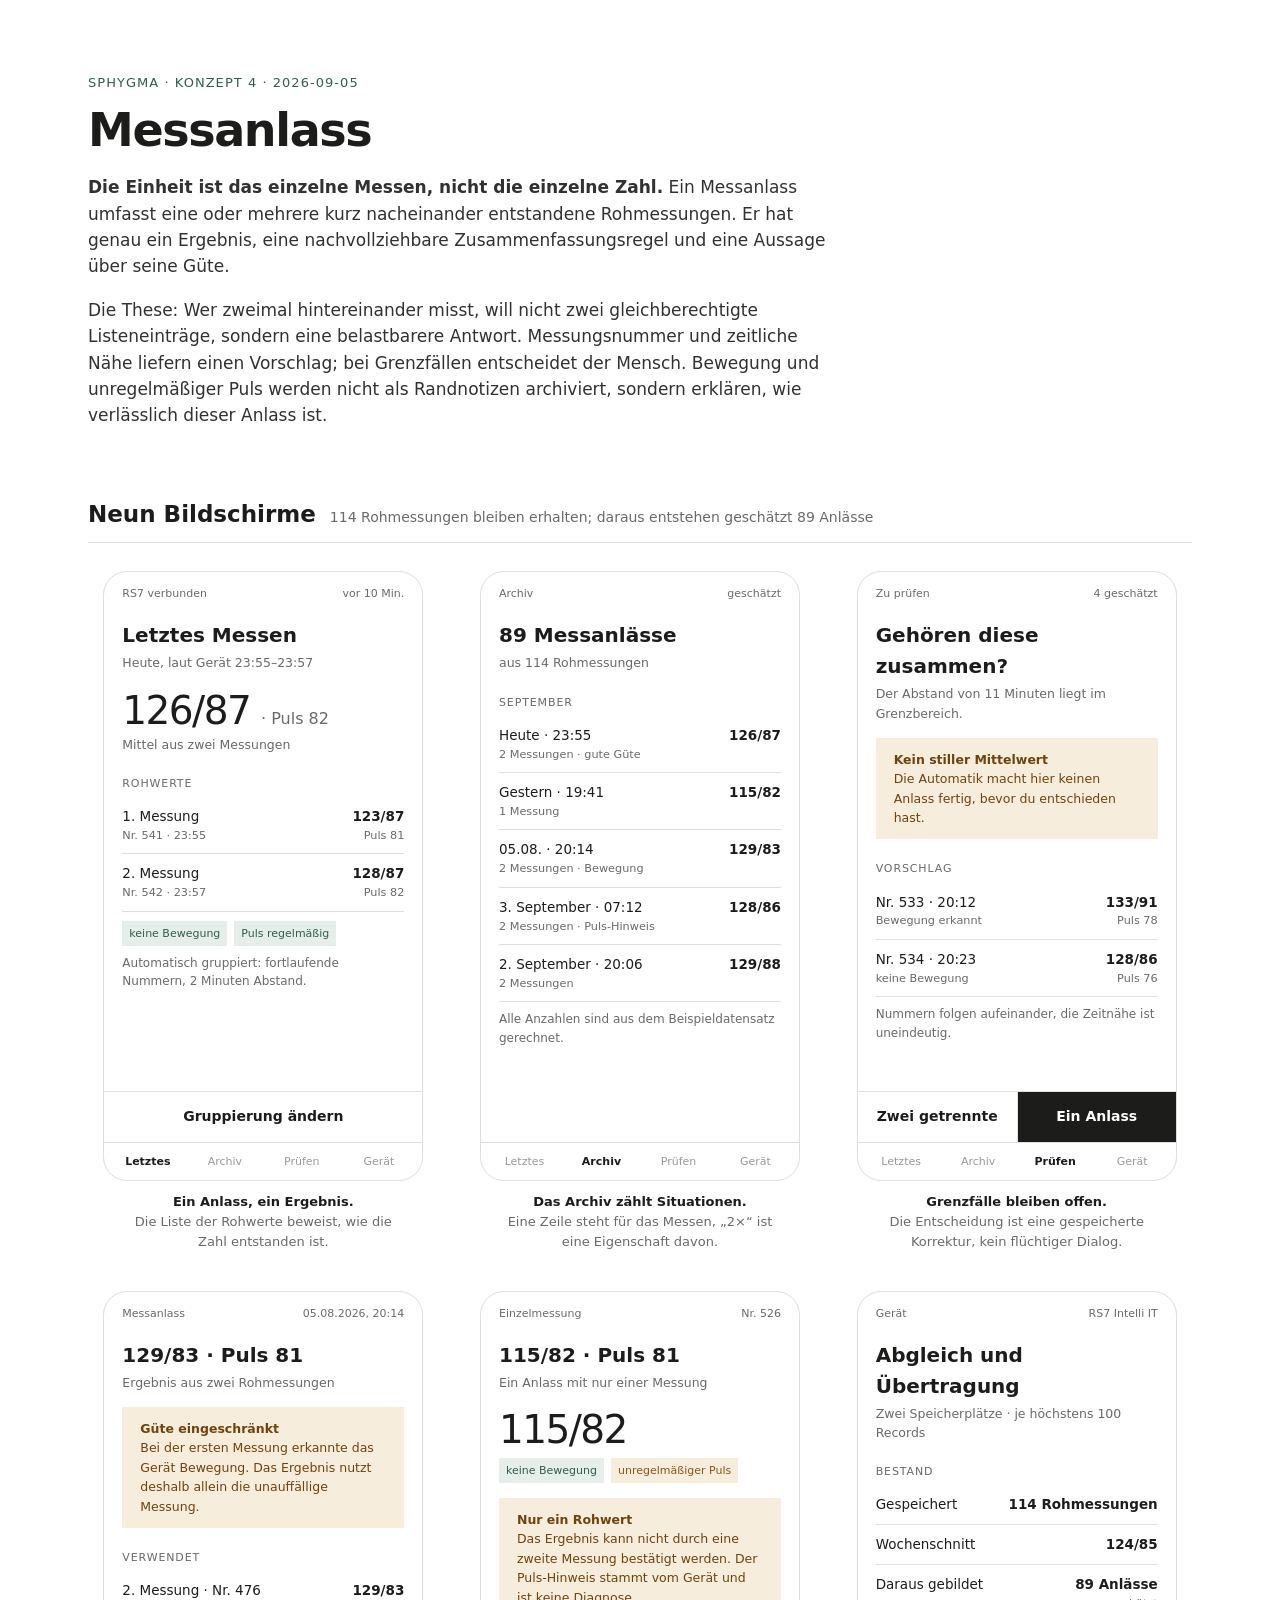
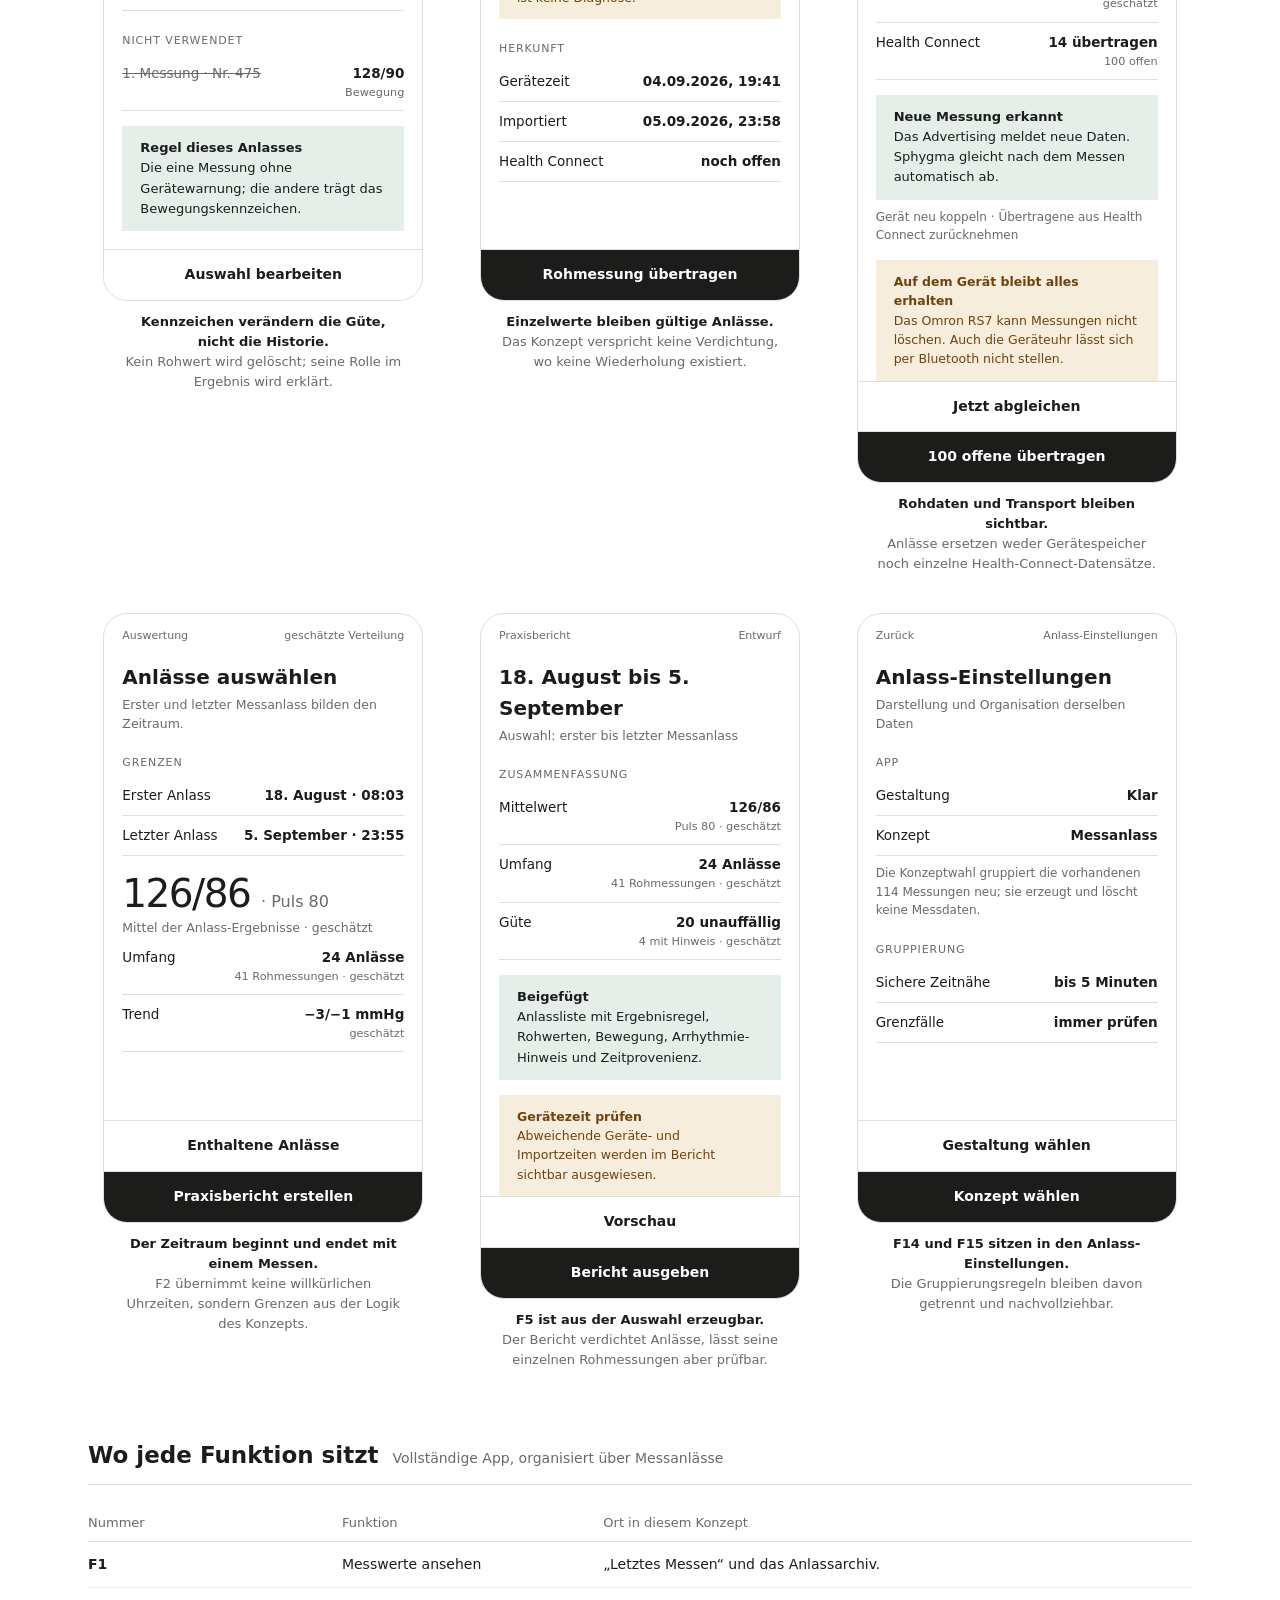
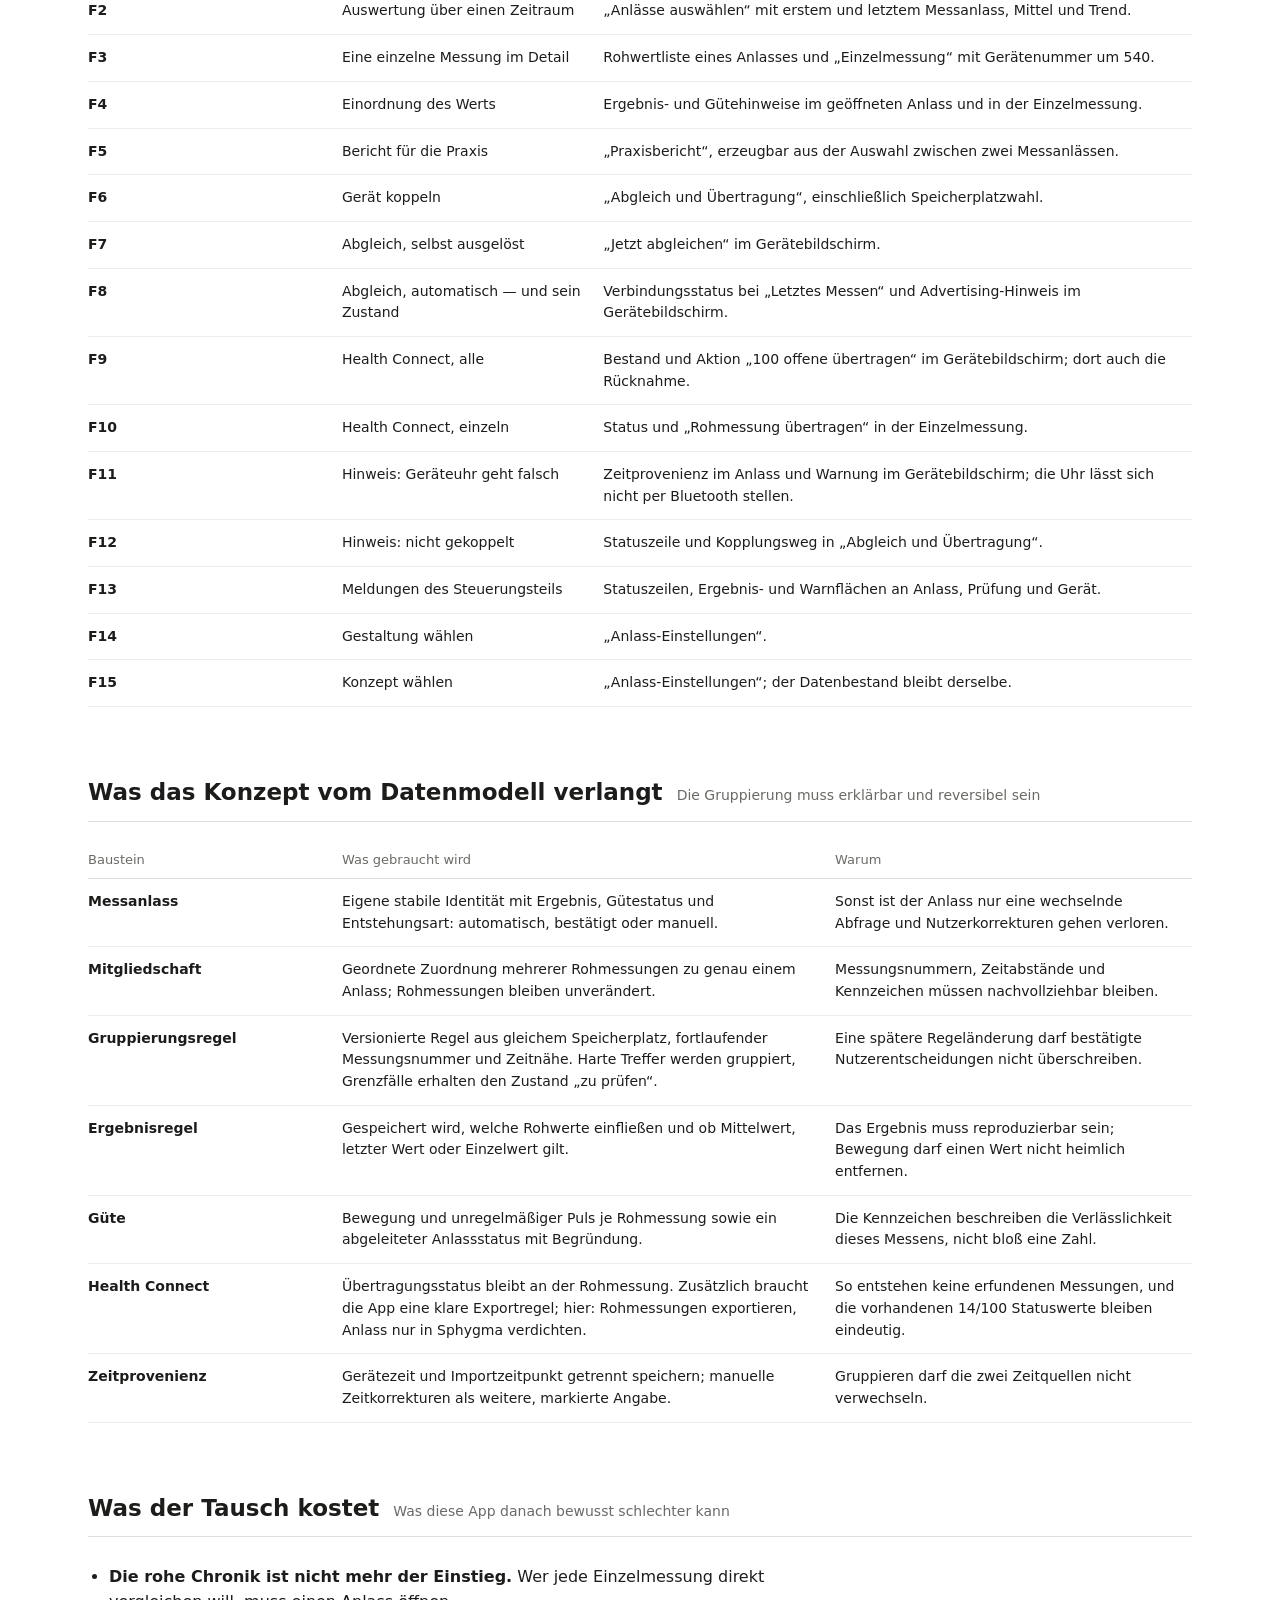
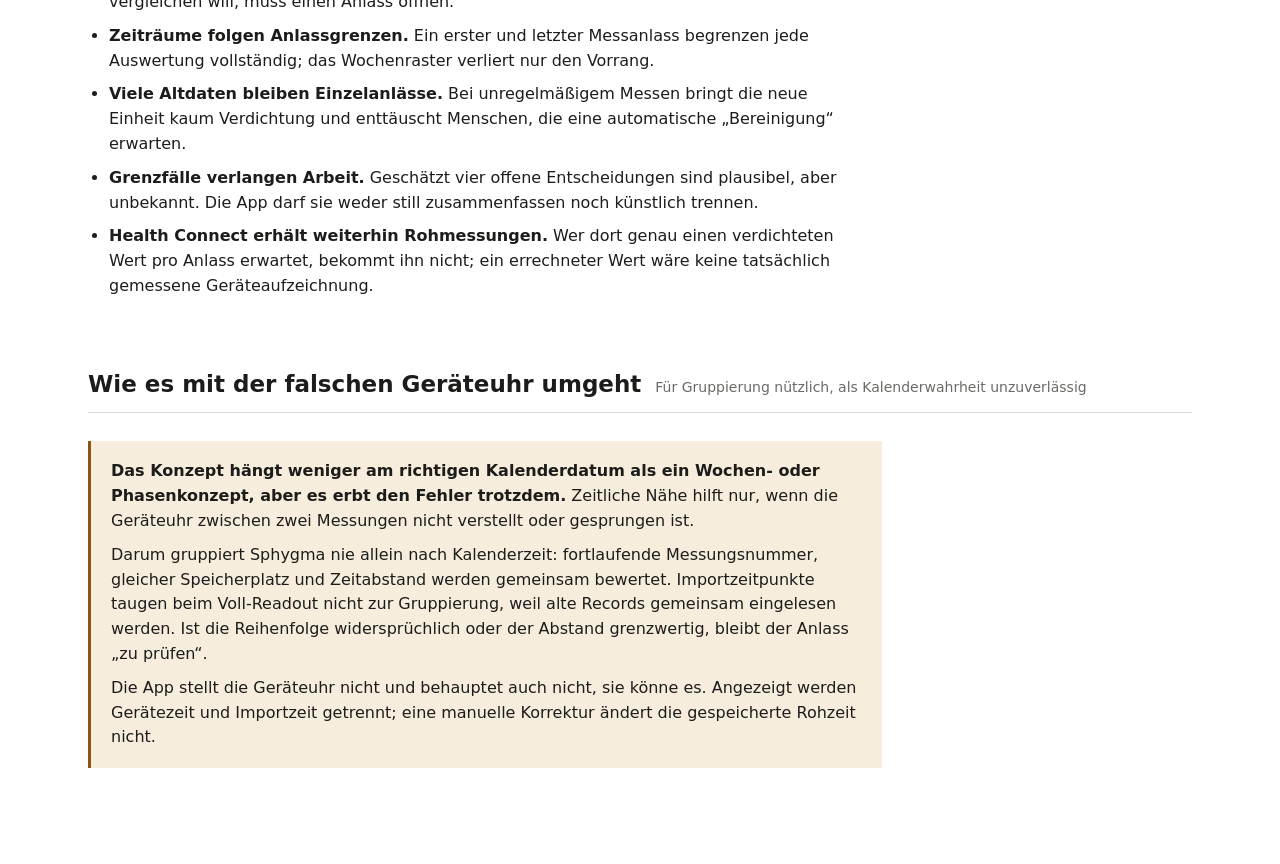
<file: docs/design/konzept-messanlass.html>
<!DOCTYPE html>
<html lang="de">
<head>
<meta charset="utf-8">
<meta name="viewport" content="width=device-width, initial-scale=1">
<title>Sphygma · Konzept 4: Messanlass</title>
<style>
  :root{--ink:#1c1d1b;--muted:#686b66;--line:#dedfdb;--soft:#f3f3f0;--accent:#315d50;--accent-soft:#e6eeea;--warn:#885514;--warn-soft:#f7eddd;--bad:#8c4332}
  *{box-sizing:border-box} body{margin:0;background:#fff;color:var(--ink);font:16px/1.55 system-ui,-apple-system,"Segoe UI",sans-serif;font-variant-numeric:tabular-nums}
  .wrap{max-width:1160px;margin:auto;padding:60px 28px 96px}.kicker{font-size:13px;color:var(--accent);letter-spacing:.08em;text-transform:uppercase}h1{font-size:46px;line-height:1.05;letter-spacing:-.03em;margin:8px 0 20px;font-weight:600}h2{font-size:23px;margin:0}.lede{max-width:70ch;color:#30322f;font-size:17px}.lede strong{font-weight:650}.section-head{border-bottom:1px solid var(--line);margin:68px 0 28px;padding-bottom:10px;display:flex;gap:14px;align-items:baseline;flex-wrap:wrap}.section-head p{margin:0;color:var(--muted);font-size:14px}
  .screens{display:grid;grid-template-columns:repeat(auto-fit,minmax(300px,1fr));gap:38px 26px;align-items:start}.slot{text-align:center}.caption{max-width:34ch;margin:11px auto 0;color:var(--muted);font-size:13px}.caption b{display:block;color:var(--ink)}
  .phone{width:320px;min-height:610px;margin:auto;border:1px solid var(--line);border-radius:24px;overflow:hidden;text-align:left;background:#fff;display:flex;flex-direction:column}.status{display:flex;justify-content:space-between;padding:13px 18px 0;color:var(--muted);font-size:11px}.pad{padding:0 18px}.title{font-size:20px;font-weight:650;margin:18px 0 2px}.sub{font-size:12.5px;color:var(--muted);margin:0}.hero{font-size:39px;line-height:1;margin:18px 0 5px;letter-spacing:-.04em}.hero small{font-size:16px;color:var(--muted);letter-spacing:0}.label{font-size:11px;text-transform:uppercase;letter-spacing:.08em;color:var(--muted);margin:21px 0 5px}.row{display:flex;justify-content:space-between;gap:12px;border-bottom:1px solid var(--line);padding:9px 0;font-size:13.5px}.row span:last-child{font-weight:600;text-align:right}.row small{display:block;color:var(--muted);font-weight:400}.result{background:var(--accent-soft);padding:12px 18px;margin-top:15px;font-size:13px}.result b{display:block}.warning{background:var(--warn-soft);color:#6f430d;padding:12px 18px;margin-top:15px;font-size:12.5px}.warning b{display:block}.quality{display:flex;gap:7px;flex-wrap:wrap;margin-top:9px}.tag{padding:4px 7px;background:var(--soft);font-size:11px}.tag.good{background:var(--accent-soft);color:var(--accent)}.tag.warn{background:var(--warn-soft);color:var(--warn)}.grow{flex:1}.button{padding:14px 16px;text-align:center;border-top:1px solid var(--line);font-size:14px;font-weight:600}.button.primary{background:var(--ink);color:#fff}.split{display:grid;grid-template-columns:1fr 1fr}.split .button+ .button{border-left:1px solid var(--line)}.nav{display:flex;border-top:1px solid var(--line);padding:10px 5px;font-size:11px}.nav span{flex:1;text-align:center;color:#999}.nav .on{color:var(--ink);font-weight:650}.meta{color:var(--muted);font-size:12px;margin-top:8px}.strike{text-decoration:line-through;color:var(--muted)}
  table{width:100%;border-collapse:collapse}th{text-align:left;color:var(--muted);font-size:13px;font-weight:500;border-bottom:1px solid var(--line);padding:0 14px 8px 0}td{vertical-align:top;border-bottom:1px solid #ededeb;padding:12px 14px 12px 0;font-size:14px}td:first-child{width:23%;font-weight:650}ul{max-width:75ch;padding-left:21px}li{margin:9px 0}.clock{border-left:3px solid var(--warn);background:var(--warn-soft);padding:18px 20px;max-width:78ch}.clock p{margin:0 0 9px}.clock p:last-child{margin:0}.estimate{color:var(--warn);font-weight:600}
  @media(max-width:420px){.wrap{padding:34px 12px 70px}h1{font-size:38px}.phone{width:100%}} @media print{.slot,.phone{break-inside:avoid}.wrap{padding:0}.section-head{margin-top:35px}}
</style>
</head>
<body><main class="wrap">
  <p class="kicker">Sphygma · Konzept 4 · 2026-09-05</p>
  <h1>Messanlass</h1>
  <p class="lede"><strong>Die Einheit ist das einzelne Messen, nicht die einzelne Zahl.</strong> Ein Messanlass umfasst eine oder mehrere kurz nacheinander entstandene Rohmessungen. Er hat genau ein Ergebnis, eine nachvollziehbare Zusammenfassungsregel und eine Aussage über seine Güte.</p>
  <p class="lede">Die These: Wer zweimal hintereinander misst, will nicht zwei gleichberechtigte Listeneinträge, sondern eine belastbarere Antwort. Messungsnummer und zeitliche Nähe liefern einen Vorschlag; bei Grenzfällen entscheidet der Mensch. Bewegung und unregelmäßiger Puls werden nicht als Randnotizen archiviert, sondern erklären, wie verlässlich dieser Anlass ist.</p>

  <div class="section-head"><h2>Neun Bildschirme</h2><p>114 Rohmessungen bleiben erhalten; daraus entstehen geschätzt 89 Anlässe</p></div>
  <section class="screens">
    <div class="slot"><div class="phone">
      <div class="status"><span>RS7 verbunden</span><span>vor 10 Min.</span></div><div class="pad">
      <p class="title">Letztes Messen</p><p class="sub">Heute, laut Gerät 23:55–23:57</p><p class="hero">126/87 <small>· Puls 82</small></p><p class="sub">Mittel aus zwei Messungen</p>
      <p class="label">Rohwerte</p><div class="row"><span>1. Messung<small>Nr. 541 · 23:55</small></span><span>123/87<small>Puls 81</small></span></div><div class="row"><span>2. Messung<small>Nr. 542 · 23:57</small></span><span>128/87<small>Puls 82</small></span></div>
      <div class="quality"><span class="tag good">keine Bewegung</span><span class="tag good">Puls regelmäßig</span></div><p class="meta">Automatisch gruppiert: fortlaufende Nummern, 2 Minuten Abstand.</p></div><div class="grow"></div><div class="button">Gruppierung ändern</div><div class="nav"><span class="on">Letztes</span><span>Archiv</span><span>Prüfen</span><span>Gerät</span></div>
    </div><p class="caption"><b>Ein Anlass, ein Ergebnis.</b>Die Liste der Rohwerte beweist, wie die Zahl entstanden ist.</p></div>

    <div class="slot"><div class="phone">
      <div class="status"><span>Archiv</span><span>geschätzt</span></div><div class="pad"><p class="title">89 Messanlässe</p><p class="sub">aus 114 Rohmessungen</p>
      <p class="label">September</p><div class="row"><span>Heute · 23:55<small>2 Messungen · gute Güte</small></span><span>126/87</span></div><div class="row"><span>Gestern · 19:41<small>1 Messung</small></span><span>115/82</span></div><div class="row"><span>05.08. · 20:14<small>2 Messungen · Bewegung</small></span><span>129/83</span></div><div class="row"><span>3. September · 07:12<small>2 Messungen · Puls-Hinweis</small></span><span>128/86</span></div><div class="row"><span>2. September · 20:06<small>2 Messungen</small></span><span>129/88</span></div>
      <p class="meta">Alle Anzahlen sind aus dem Beispieldatensatz gerechnet.</p></div><div class="grow"></div><div class="nav"><span>Letztes</span><span class="on">Archiv</span><span>Prüfen</span><span>Gerät</span></div>
    </div><p class="caption"><b>Das Archiv zählt Situationen.</b>Eine Zeile steht für das Messen, „2×“ ist eine Eigenschaft davon.</p></div>

    <div class="slot"><div class="phone">
      <div class="status"><span>Zu prüfen</span><span>4 geschätzt</span></div><div class="pad"><p class="title">Gehören diese zusammen?</p><p class="sub">Der Abstand von 11 Minuten liegt im Grenzbereich.</p>
      <div class="warning"><b>Kein stiller Mittelwert</b>Die Automatik macht hier keinen Anlass fertig, bevor du entschieden hast.</div>
      <p class="label">Vorschlag</p><div class="row"><span>Nr. 533 · 20:12<small>Bewegung erkannt</small></span><span>133/91<small>Puls 78</small></span></div><div class="row"><span>Nr. 534 · 20:23<small>keine Bewegung</small></span><span>128/86<small>Puls 76</small></span></div>
      <p class="meta">Nummern folgen aufeinander, die Zeitnähe ist uneindeutig.</p></div><div class="grow"></div><div class="split"><div class="button">Zwei getrennte</div><div class="button primary">Ein Anlass</div></div><div class="nav"><span>Letztes</span><span>Archiv</span><span class="on">Prüfen</span><span>Gerät</span></div>
    </div><p class="caption"><b>Grenzfälle bleiben offen.</b>Die Entscheidung ist eine gespeicherte Korrektur, kein flüchtiger Dialog.</p></div>

    <div class="slot"><div class="phone">
      <div class="status"><span>Messanlass</span><span>05.08.2026, 20:14</span></div><div class="pad"><p class="title">129/83 · Puls 81</p><p class="sub">Ergebnis aus zwei Rohmessungen</p>
      <div class="warning"><b>Güte eingeschränkt</b>Bei der ersten Messung erkannte das Gerät Bewegung. Das Ergebnis nutzt deshalb allein die unauffällige Messung.</div>
      <p class="label">Verwendet</p><div class="row"><span>2. Messung · Nr. 476</span><span>129/83</span></div><p class="label">Nicht verwendet</p><div class="row"><span class="strike">1. Messung · Nr. 475</span><span>128/90<small>Bewegung</small></span></div>
      <div class="result"><b>Regel dieses Anlasses</b>Die eine Messung ohne Gerätewarnung; die andere trägt das Bewegungskennzeichen.</div></div><div class="grow"></div><div class="button">Auswahl bearbeiten</div>
    </div><p class="caption"><b>Kennzeichen verändern die Güte, nicht die Historie.</b>Kein Rohwert wird gelöscht; seine Rolle im Ergebnis wird erklärt.</p></div>

    <div class="slot"><div class="phone">
      <div class="status"><span>Einzelmessung</span><span>Nr. 526</span></div><div class="pad"><p class="title">115/82 · Puls 81</p><p class="sub">Ein Anlass mit nur einer Messung</p><p class="hero">115/82</p>
      <div class="quality"><span class="tag good">keine Bewegung</span><span class="tag warn">unregelmäßiger Puls</span></div><div class="warning"><b>Nur ein Rohwert</b>Das Ergebnis kann nicht durch eine zweite Messung bestätigt werden. Der Puls-Hinweis stammt vom Gerät und ist keine Diagnose.</div>
      <p class="label">Herkunft</p><div class="row"><span>Gerätezeit</span><span>04.09.2026, 19:41</span></div><div class="row"><span>Importiert</span><span>05.09.2026, 23:58</span></div><div class="row"><span>Health Connect</span><span>noch offen</span></div></div><div class="grow"></div><div class="button primary">Rohmessung übertragen</div>
    </div><p class="caption"><b>Einzelwerte bleiben gültige Anlässe.</b>Das Konzept verspricht keine Verdichtung, wo keine Wiederholung existiert.</p></div>

    <div class="slot"><div class="phone">
      <div class="status"><span>Gerät</span><span>RS7 Intelli IT</span></div><div class="pad"><p class="title">Abgleich und Übertragung</p><p class="sub">Zwei Speicherplätze · je höchstens 100 Records</p>
      <p class="label">Bestand</p><div class="row"><span>Gespeichert</span><span>114 Rohmessungen</span></div><div class="row"><span>Wochenschnitt</span><span>124/85</span></div><div class="row"><span>Daraus gebildet</span><span>89 Anlässe<small>geschätzt</small></span></div><div class="row"><span>Health Connect</span><span>14 übertragen<small>100 offen</small></span></div>
      <div class="result"><b>Neue Messung erkannt</b>Das Advertising meldet neue Daten. Sphygma gleicht nach dem Messen automatisch ab.</div><p class="meta">Gerät neu koppeln · Übertragene aus Health Connect zurücknehmen</p><div class="warning"><b>Auf dem Gerät bleibt alles erhalten</b>Das Omron RS7 kann Messungen nicht löschen. Auch die Geräteuhr lässt sich per Bluetooth nicht stellen.</div></div><div class="grow"></div><div class="button">Jetzt abgleichen</div><div class="button primary">100 offene übertragen</div>
    </div><p class="caption"><b>Rohdaten und Transport bleiben sichtbar.</b>Anlässe ersetzen weder Gerätespeicher noch einzelne Health-Connect-Datensätze.</p></div>

    <div class="slot"><div class="phone">
      <div class="status"><span>Auswertung</span><span>geschätzte Verteilung</span></div><div class="pad"><p class="title">Anlässe auswählen</p><p class="sub">Erster und letzter Messanlass bilden den Zeitraum.</p>
      <p class="label">Grenzen</p><div class="row"><span>Erster Anlass</span><span>18. August · 08:03</span></div><div class="row"><span>Letzter Anlass</span><span>5. September · 23:55</span></div>
      <p class="hero">126/86 <small>· Puls 80</small></p><p class="sub">Mittel der Anlass-Ergebnisse · geschätzt</p><div class="row"><span>Umfang</span><span>24 Anlässe<small>41 Rohmessungen · geschätzt</small></span></div><div class="row"><span>Trend</span><span>−3/−1 mmHg<small>geschätzt</small></span></div></div><div class="grow"></div><div class="button">Enthaltene Anlässe</div><div class="button primary">Praxisbericht erstellen</div>
    </div><p class="caption"><b>Der Zeitraum beginnt und endet mit einem Messen.</b>F2 übernimmt keine willkürlichen Uhrzeiten, sondern Grenzen aus der Logik des Konzepts.</p></div>

    <div class="slot"><div class="phone">
      <div class="status"><span>Praxisbericht</span><span>Entwurf</span></div><div class="pad"><p class="title">18. August bis 5. September</p><p class="sub">Auswahl: erster bis letzter Messanlass</p>
      <p class="label">Zusammenfassung</p><div class="row"><span>Mittelwert</span><span>126/86<small>Puls 80 · geschätzt</small></span></div><div class="row"><span>Umfang</span><span>24 Anlässe<small>41 Rohmessungen · geschätzt</small></span></div><div class="row"><span>Güte</span><span>20 unauffällig<small>4 mit Hinweis · geschätzt</small></span></div>
      <div class="result"><b>Beigefügt</b>Anlassliste mit Ergebnisregel, Rohwerten, Bewegung, Arrhythmie-Hinweis und Zeitprovenienz.</div><div class="warning"><b>Gerätezeit prüfen</b>Abweichende Geräte- und Importzeiten werden im Bericht sichtbar ausgewiesen.</div></div><div class="grow"></div><div class="button">Vorschau</div><div class="button primary">Bericht ausgeben</div>
    </div><p class="caption"><b>F5 ist aus der Auswahl erzeugbar.</b>Der Bericht verdichtet Anlässe, lässt seine einzelnen Rohmessungen aber prüfbar.</p></div>

    <div class="slot"><div class="phone">
      <div class="status"><span>Zurück</span><span>Anlass-Einstellungen</span></div><div class="pad"><p class="title">Anlass-Einstellungen</p><p class="sub">Darstellung und Organisation derselben Daten</p>
      <p class="label">App</p><div class="row"><span>Gestaltung</span><span>Klar</span></div><div class="row"><span>Konzept</span><span>Messanlass</span></div><p class="meta">Die Konzeptwahl gruppiert die vorhandenen 114 Messungen neu; sie erzeugt und löscht keine Messdaten.</p>
      <p class="label">Gruppierung</p><div class="row"><span>Sichere Zeitnähe</span><span>bis 5 Minuten</span></div><div class="row"><span>Grenzfälle</span><span>immer prüfen</span></div></div><div class="grow"></div><div class="button">Gestaltung wählen</div><div class="button primary">Konzept wählen</div>
    </div><p class="caption"><b>F14 und F15 sitzen in den Anlass-Einstellungen.</b>Die Gruppierungsregeln bleiben davon getrennt und nachvollziehbar.</p></div>
  </section>

  <div class="section-head"><h2>Wo jede Funktion sitzt</h2><p>Vollständige App, organisiert über Messanlässe</p></div>
  <table><thead><tr><th>Nummer</th><th>Funktion</th><th>Ort in diesem Konzept</th></tr></thead><tbody>
    <tr><td>F1</td><td>Messwerte ansehen</td><td>„Letztes Messen“ und das Anlassarchiv.</td></tr>
    <tr><td>F2</td><td>Auswertung über einen Zeitraum</td><td>„Anlässe auswählen“ mit erstem und letztem Messanlass, Mittel und Trend.</td></tr>
    <tr><td>F3</td><td>Eine einzelne Messung im Detail</td><td>Rohwertliste eines Anlasses und „Einzelmessung“ mit Gerätenummer um 540.</td></tr>
    <tr><td>F4</td><td>Einordnung des Werts</td><td>Ergebnis- und Gütehinweise im geöffneten Anlass und in der Einzelmessung.</td></tr>
    <tr><td>F5</td><td>Bericht für die Praxis</td><td>„Praxisbericht“, erzeugbar aus der Auswahl zwischen zwei Messanlässen.</td></tr>
    <tr><td>F6</td><td>Gerät koppeln</td><td>„Abgleich und Übertragung“, einschließlich Speicherplatzwahl.</td></tr>
    <tr><td>F7</td><td>Abgleich, selbst ausgelöst</td><td>„Jetzt abgleichen“ im Gerätebildschirm.</td></tr>
    <tr><td>F8</td><td>Abgleich, automatisch — und sein Zustand</td><td>Verbindungsstatus bei „Letztes Messen“ und Advertising-Hinweis im Gerätebildschirm.</td></tr>
    <tr><td>F9</td><td>Health Connect, alle</td><td>Bestand und Aktion „100 offene übertragen“ im Gerätebildschirm; dort auch die Rücknahme.</td></tr>
    <tr><td>F10</td><td>Health Connect, einzeln</td><td>Status und „Rohmessung übertragen“ in der Einzelmessung.</td></tr>
    <tr><td>F11</td><td>Hinweis: Geräteuhr geht falsch</td><td>Zeitprovenienz im Anlass und Warnung im Gerätebildschirm; die Uhr lässt sich nicht per Bluetooth stellen.</td></tr>
    <tr><td>F12</td><td>Hinweis: nicht gekoppelt</td><td>Statuszeile und Kopplungsweg in „Abgleich und Übertragung“.</td></tr>
    <tr><td>F13</td><td>Meldungen des Steuerungsteils</td><td>Statuszeilen, Ergebnis- und Warnflächen an Anlass, Prüfung und Gerät.</td></tr>
    <tr><td>F14</td><td>Gestaltung wählen</td><td>„Anlass-Einstellungen“.</td></tr>
    <tr><td>F15</td><td>Konzept wählen</td><td>„Anlass-Einstellungen“; der Datenbestand bleibt derselbe.</td></tr>
  </tbody></table>

  <div class="section-head"><h2>Was das Konzept vom Datenmodell verlangt</h2><p>Die Gruppierung muss erklärbar und reversibel sein</p></div>
  <table><thead><tr><th>Baustein</th><th>Was gebraucht wird</th><th>Warum</th></tr></thead><tbody>
    <tr><td>Messanlass</td><td>Eigene stabile Identität mit Ergebnis, Gütestatus und Entstehungsart: automatisch, bestätigt oder manuell.</td><td>Sonst ist der Anlass nur eine wechselnde Abfrage und Nutzerkorrekturen gehen verloren.</td></tr>
    <tr><td>Mitgliedschaft</td><td>Geordnete Zuordnung mehrerer Rohmessungen zu genau einem Anlass; Rohmessungen bleiben unverändert.</td><td>Messungsnummern, Zeitabstände und Kennzeichen müssen nachvollziehbar bleiben.</td></tr>
    <tr><td>Gruppierungsregel</td><td>Versionierte Regel aus gleichem Speicherplatz, fortlaufender Messungsnummer und Zeitnähe. Harte Treffer werden gruppiert, Grenzfälle erhalten den Zustand „zu prüfen“.</td><td>Eine spätere Regeländerung darf bestätigte Nutzerentscheidungen nicht überschreiben.</td></tr>
    <tr><td>Ergebnisregel</td><td>Gespeichert wird, welche Rohwerte einfließen und ob Mittelwert, letzter Wert oder Einzelwert gilt.</td><td>Das Ergebnis muss reproduzierbar sein; Bewegung darf einen Wert nicht heimlich entfernen.</td></tr>
    <tr><td>Güte</td><td>Bewegung und unregelmäßiger Puls je Rohmessung sowie ein abgeleiteter Anlassstatus mit Begründung.</td><td>Die Kennzeichen beschreiben die Verlässlichkeit dieses Messens, nicht bloß eine Zahl.</td></tr>
    <tr><td>Health Connect</td><td>Übertragungsstatus bleibt an der Rohmessung. Zusätzlich braucht die App eine klare Exportregel; hier: Rohmessungen exportieren, Anlass nur in Sphygma verdichten.</td><td>So entstehen keine erfundenen Messungen, und die vorhandenen 14/100 Statuswerte bleiben eindeutig.</td></tr>
    <tr><td>Zeitprovenienz</td><td>Gerätezeit und Importzeitpunkt getrennt speichern; manuelle Zeitkorrekturen als weitere, markierte Angabe.</td><td>Gruppieren darf die zwei Zeitquellen nicht verwechseln.</td></tr>
  </tbody></table>

  <div class="section-head"><h2>Was der Tausch kostet</h2><p>Was diese App danach bewusst schlechter kann</p></div>
  <ul>
    <li><strong>Die rohe Chronik ist nicht mehr der Einstieg.</strong> Wer jede Einzelmessung direkt vergleichen will, muss einen Anlass öffnen.</li>
    <li><strong>Zeiträume folgen Anlassgrenzen.</strong> Ein erster und letzter Messanlass begrenzen jede Auswertung vollständig; das Wochenraster verliert nur den Vorrang.</li>
    <li><strong>Viele Altdaten bleiben Einzelanlässe.</strong> Bei unregelmäßigem Messen bringt die neue Einheit kaum Verdichtung und enttäuscht Menschen, die eine automatische „Bereinigung“ erwarten.</li>
    <li><strong>Grenzfälle verlangen Arbeit.</strong> Geschätzt vier offene Entscheidungen sind plausibel, aber unbekannt. Die App darf sie weder still zusammenfassen noch künstlich trennen.</li>
    <li><strong>Health Connect erhält weiterhin Rohmessungen.</strong> Wer dort genau einen verdichteten Wert pro Anlass erwartet, bekommt ihn nicht; ein errechneter Wert wäre keine tatsächlich gemessene Geräteaufzeichnung.</li>
  </ul>

  <div class="section-head"><h2>Wie es mit der falschen Geräteuhr umgeht</h2><p>Für Gruppierung nützlich, als Kalenderwahrheit unzuverlässig</p></div>
  <div class="clock"><p><strong>Das Konzept hängt weniger am richtigen Kalenderdatum als ein Wochen- oder Phasenkonzept, aber es erbt den Fehler trotzdem.</strong> Zeitliche Nähe hilft nur, wenn die Geräteuhr zwischen zwei Messungen nicht verstellt oder gesprungen ist.</p><p>Darum gruppiert Sphygma nie allein nach Kalenderzeit: fortlaufende Messungsnummer, gleicher Speicherplatz und Zeitabstand werden gemeinsam bewertet. Importzeitpunkte taugen beim Voll-Readout nicht zur Gruppierung, weil alte Records gemeinsam eingelesen werden. Ist die Reihenfolge widersprüchlich oder der Abstand grenzwertig, bleibt der Anlass „zu prüfen“.</p><p>Die App stellt die Geräteuhr nicht und behauptet auch nicht, sie könne es. Angezeigt werden Gerätezeit und Importzeit getrennt; eine manuelle Korrektur ändert die gespeicherte Rohzeit nicht.</p></div>
</main></body></html>
</file>
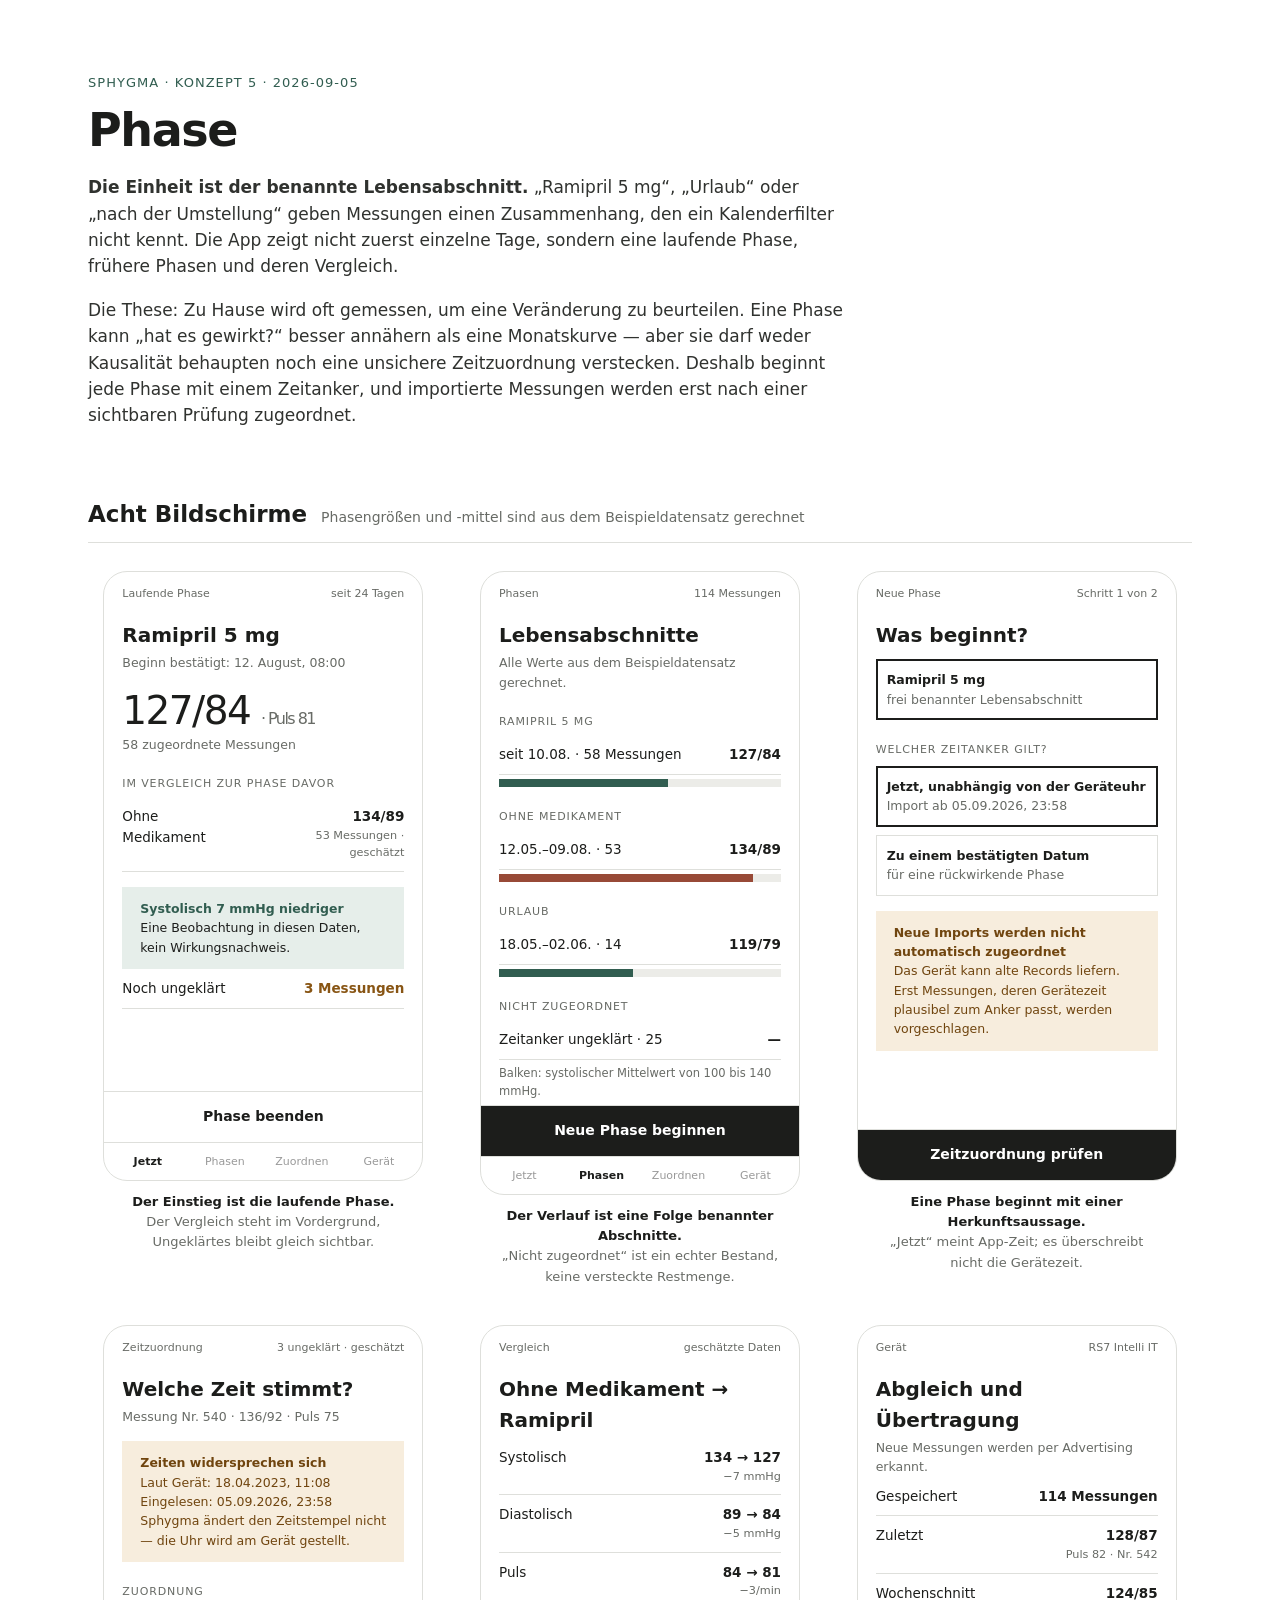
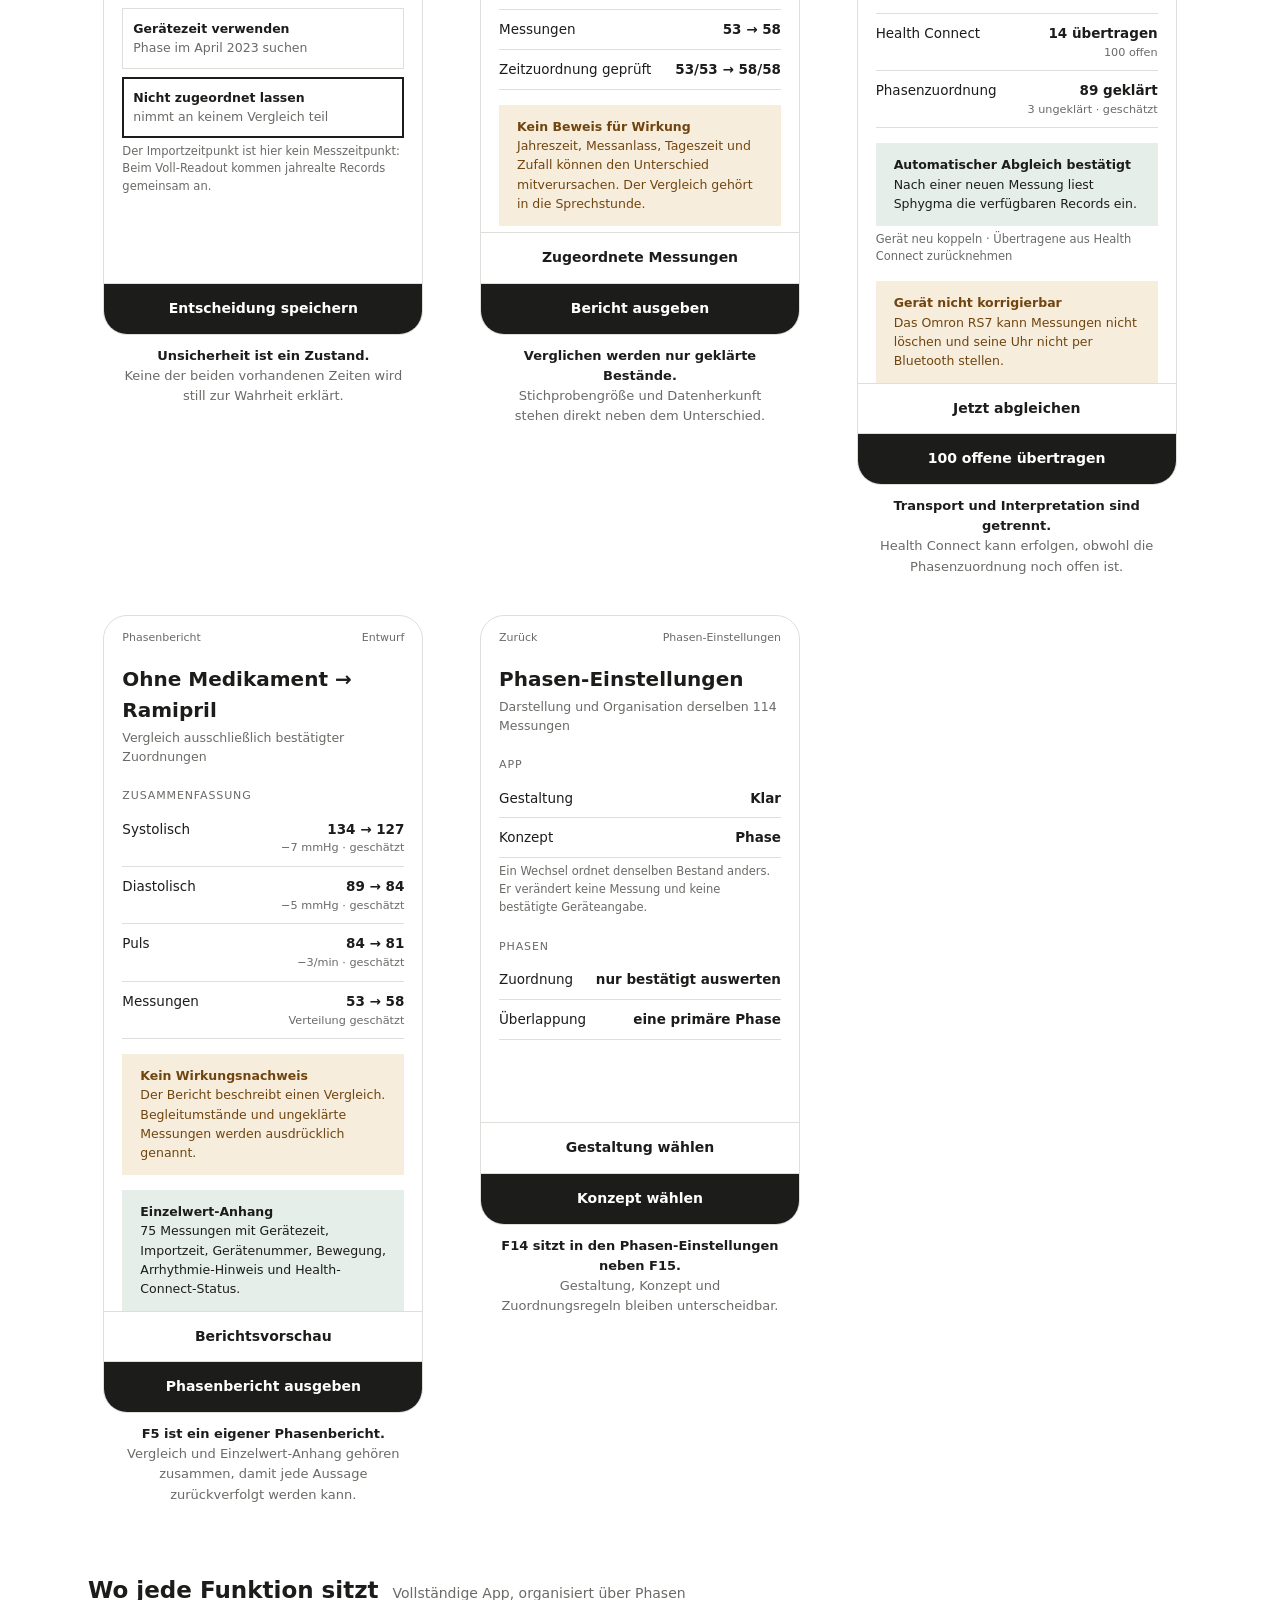
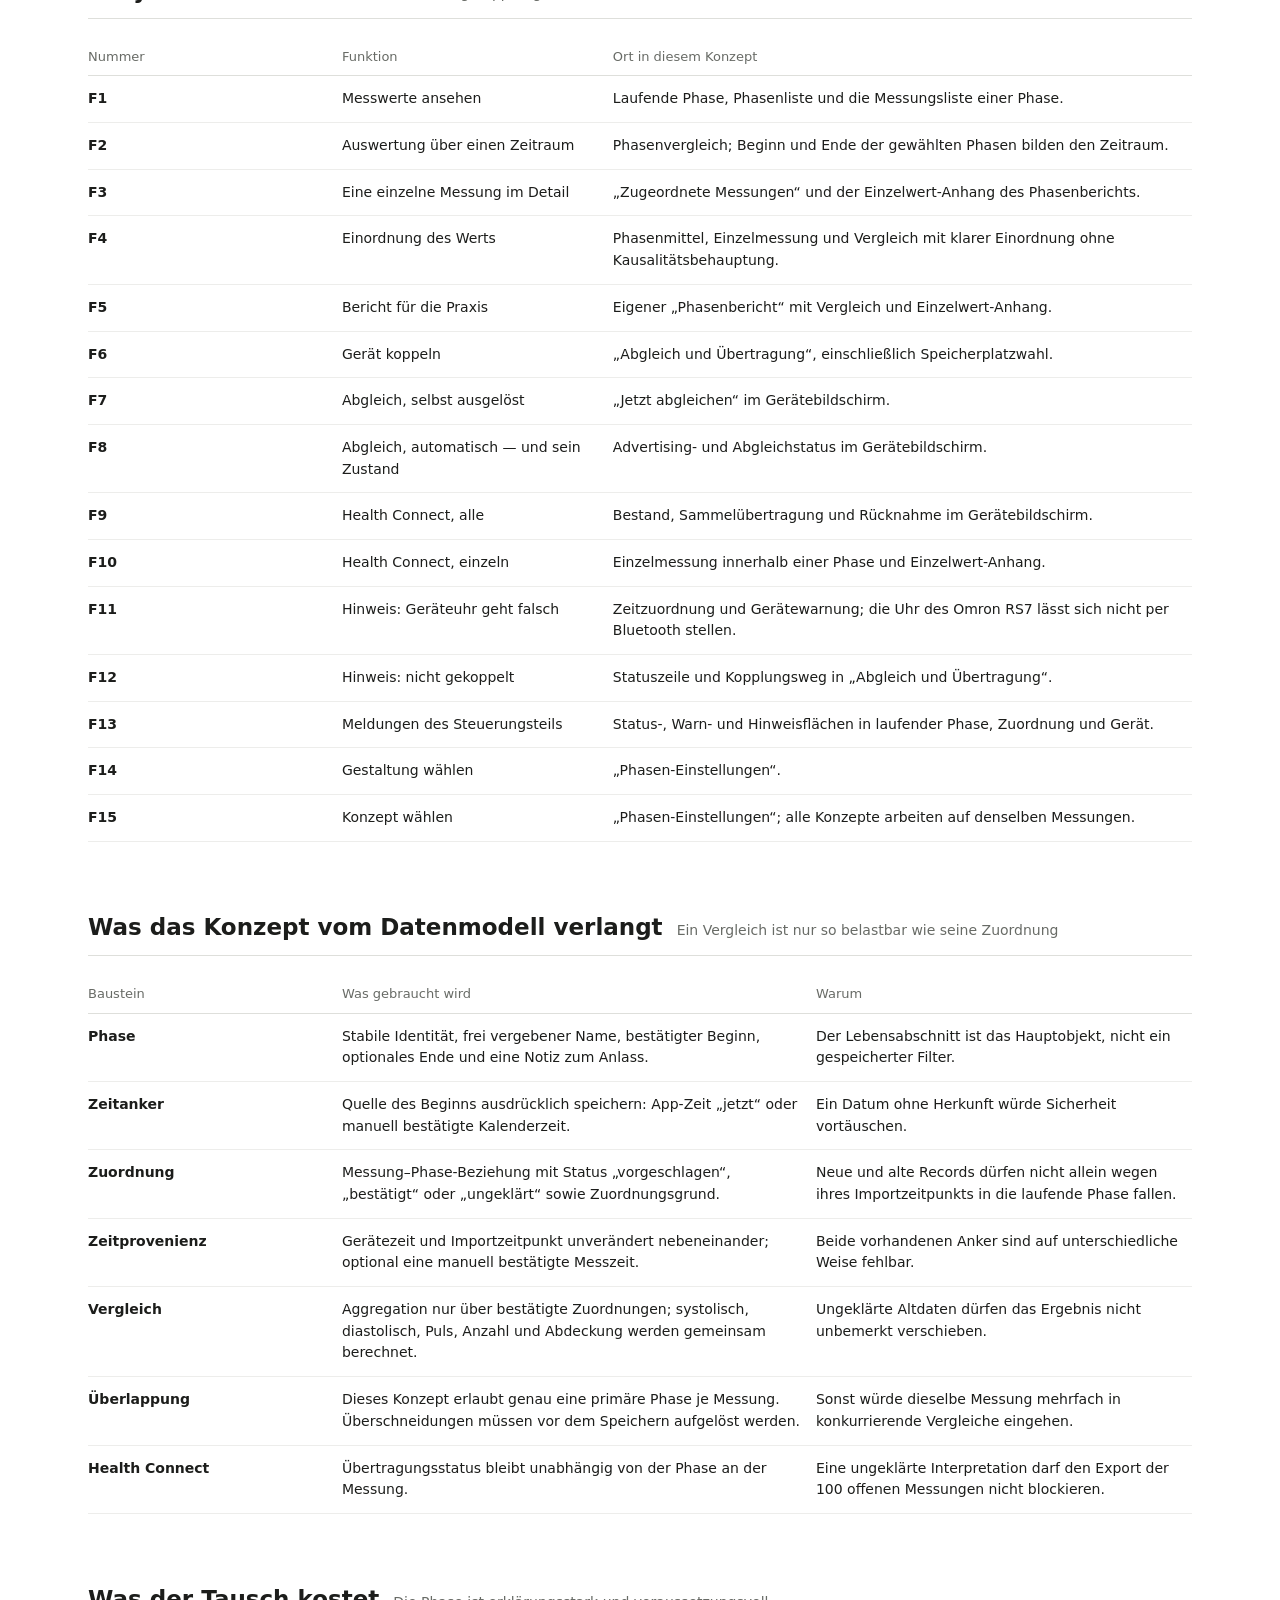
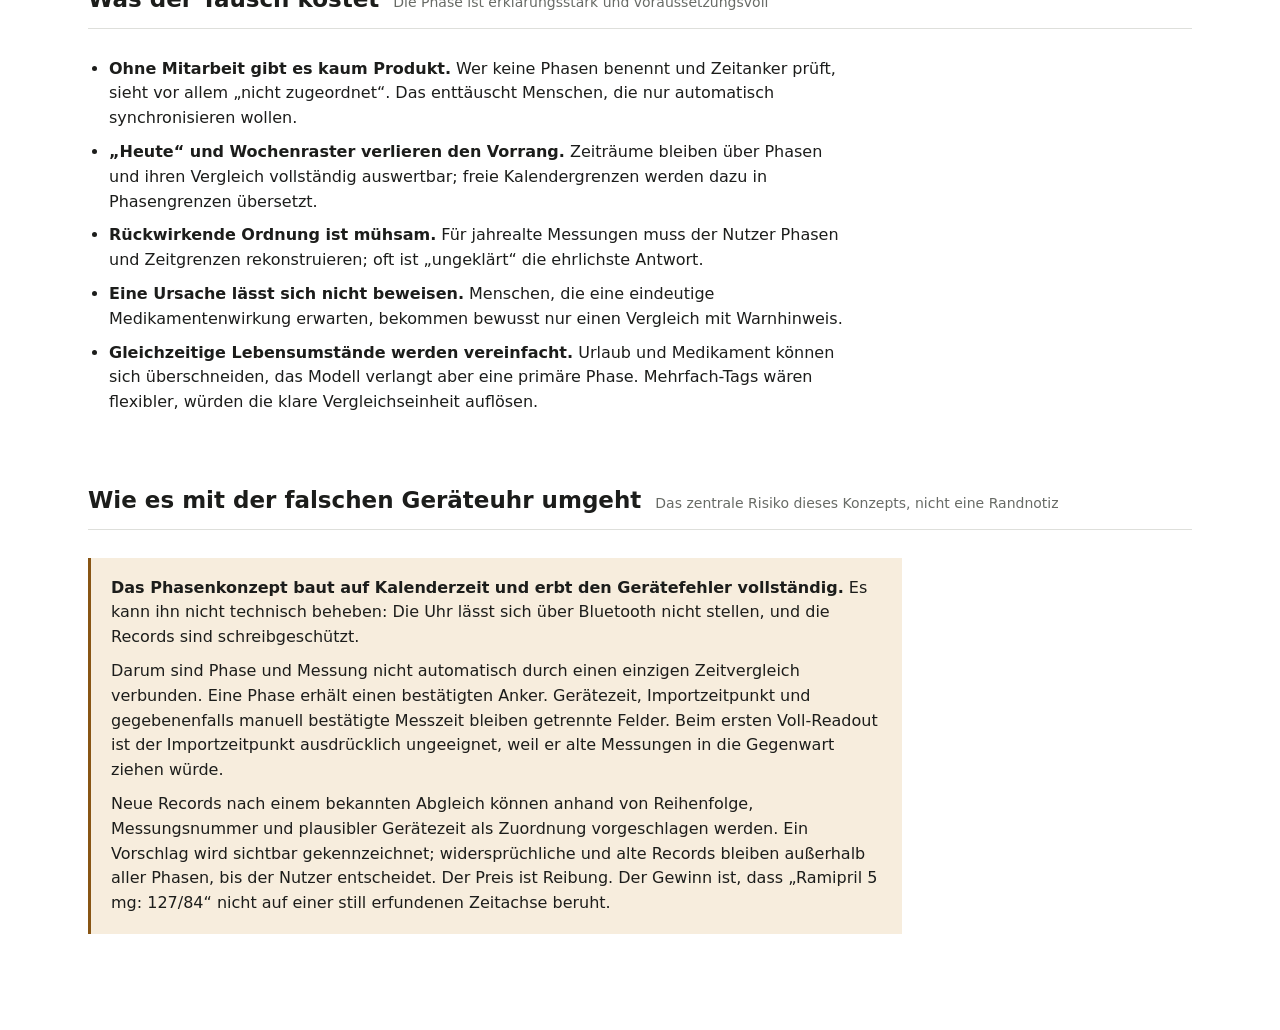
<file: docs/design/konzept-phase.html>
<!DOCTYPE html>
<html lang="de">
<head>
<meta charset="utf-8"><meta name="viewport" content="width=device-width, initial-scale=1">
<title>Sphygma · Konzept 5: Phase</title>
<style>
  :root{--ink:#1c1d1b;--muted:#686b66;--line:#dedfdb;--soft:#f3f3f0;--accent:#315d50;--accent-soft:#e6eeea;--warn:#885514;--warn-soft:#f7eddd;--bad:#984a37}
  *{box-sizing:border-box}body{margin:0;background:#fff;color:var(--ink);font:16px/1.55 system-ui,-apple-system,"Segoe UI",sans-serif;font-variant-numeric:tabular-nums}.wrap{max-width:1160px;margin:auto;padding:60px 28px 96px}.kicker{font-size:13px;color:var(--accent);letter-spacing:.08em;text-transform:uppercase}h1{font-size:46px;line-height:1.05;letter-spacing:-.03em;margin:8px 0 20px;font-weight:600}h2{font-size:23px;margin:0}.lede{max-width:70ch;color:#30322f;font-size:17px}.section-head{border-bottom:1px solid var(--line);margin:68px 0 28px;padding-bottom:10px;display:flex;gap:14px;align-items:baseline;flex-wrap:wrap}.section-head p{margin:0;color:var(--muted);font-size:14px}
  .screens{display:grid;grid-template-columns:repeat(auto-fit,minmax(300px,1fr));gap:38px 26px;align-items:start}.slot{text-align:center}.caption{max-width:34ch;margin:11px auto 0;color:var(--muted);font-size:13px}.caption b{display:block;color:var(--ink)}.phone{width:320px;min-height:610px;margin:auto;border:1px solid var(--line);border-radius:24px;overflow:hidden;text-align:left;background:#fff;display:flex;flex-direction:column}.status{display:flex;justify-content:space-between;padding:13px 18px 0;color:var(--muted);font-size:11px}.pad{padding:0 18px}.title{font-size:20px;font-weight:650;margin:18px 0 2px}.sub{font-size:12.5px;color:var(--muted);margin:0}.hero{font-size:39px;line-height:1;margin:18px 0 5px;letter-spacing:-.04em}.hero small{font-size:16px;color:var(--muted)}.label{font-size:11px;text-transform:uppercase;letter-spacing:.08em;color:var(--muted);margin:21px 0 5px}.row{display:flex;justify-content:space-between;gap:12px;border-bottom:1px solid var(--line);padding:9px 0;font-size:13.5px}.row span:last-child{font-weight:600;text-align:right}.row small{display:block;color:var(--muted);font-weight:400}.notice{background:var(--accent-soft);padding:12px 18px;margin-top:15px;font-size:12.5px}.warning{background:var(--warn-soft);color:#70450f;padding:12px 18px;margin-top:15px;font-size:12.5px}.warning b,.notice b{display:block}.grow{flex:1}.button{padding:14px 16px;text-align:center;border-top:1px solid var(--line);font-size:14px;font-weight:600}.button.primary{background:var(--ink);color:#fff}.split{display:grid;grid-template-columns:1fr 1fr}.split .button+.button{border-left:1px solid var(--line)}.nav{display:flex;border-top:1px solid var(--line);padding:10px 5px;font-size:11px}.nav span{flex:1;text-align:center;color:#999}.nav .on{color:var(--ink);font-weight:650}.bar{height:8px;background:#ecece8;margin:4px 0 2px}.bar i{display:block;height:100%;background:var(--accent)}.meta{color:var(--muted);font-size:11.5px;margin:5px 0}.choice{border:1px solid var(--line);padding:10px;margin-top:8px;font-size:12.5px}.choice.on{border:2px solid var(--ink);padding:9px}.delta{color:var(--accent);font-weight:650}.unknown{color:var(--warn);font-weight:650}
  table{width:100%;border-collapse:collapse}th{text-align:left;color:var(--muted);font-size:13px;font-weight:500;border-bottom:1px solid var(--line);padding:0 14px 8px 0}td{vertical-align:top;border-bottom:1px solid #ededeb;padding:12px 14px 12px 0;font-size:14px}td:first-child{width:23%;font-weight:650}ul{max-width:75ch;padding-left:21px}li{margin:9px 0}.clock{border-left:3px solid var(--warn);background:var(--warn-soft);padding:18px 20px;max-width:80ch}.clock p{margin:0 0 9px}.clock p:last-child{margin:0}
  @media(max-width:420px){.wrap{padding:34px 12px 70px}h1{font-size:38px}.phone{width:100%}}@media print{.slot,.phone{break-inside:avoid}.wrap{padding:0}.section-head{margin-top:35px}}
</style></head>
<body><main class="wrap">
  <p class="kicker">Sphygma · Konzept 5 · 2026-09-05</p><h1>Phase</h1>
  <p class="lede"><strong>Die Einheit ist der benannte Lebensabschnitt.</strong> „Ramipril 5 mg“, „Urlaub“ oder „nach der Umstellung“ geben Messungen einen Zusammenhang, den ein Kalenderfilter nicht kennt. Die App zeigt nicht zuerst einzelne Tage, sondern eine laufende Phase, frühere Phasen und deren Vergleich.</p>
  <p class="lede">Die These: Zu Hause wird oft gemessen, um eine Veränderung zu beurteilen. Eine Phase kann „hat es gewirkt?“ besser annähern als eine Monatskurve — aber sie darf weder Kausalität behaupten noch eine unsichere Zeitzuordnung verstecken. Deshalb beginnt jede Phase mit einem Zeitanker, und importierte Messungen werden erst nach einer sichtbaren Prüfung zugeordnet.</p>

  <div class="section-head"><h2>Acht Bildschirme</h2><p>Phasengrößen und -mittel sind aus dem Beispieldatensatz gerechnet</p></div>
  <section class="screens">
    <div class="slot"><div class="phone"><div class="status"><span>Laufende Phase</span><span>seit 24 Tagen</span></div><div class="pad">
      <p class="title">Ramipril 5 mg</p><p class="sub">Beginn bestätigt: 12. August, 08:00</p><p class="hero">127/84 <small>· Puls 81</small></p><p class="sub">58 zugeordnete Messungen</p>
      <p class="label">Im Vergleich zur Phase davor</p><div class="row"><span>Ohne Medikament</span><span>134/89<small>53 Messungen · geschätzt</small></span></div><div class="notice"><b class="delta">Systolisch 7 mmHg niedriger</b>Eine Beobachtung in diesen Daten, kein Wirkungsnachweis.</div><div class="row"><span>Noch ungeklärt</span><span class="unknown">3 Messungen</span></div></div><div class="grow"></div><div class="button">Phase beenden</div><div class="nav"><span class="on">Jetzt</span><span>Phasen</span><span>Zuordnen</span><span>Gerät</span></div>
    </div><p class="caption"><b>Der Einstieg ist die laufende Phase.</b>Der Vergleich steht im Vordergrund, Ungeklärtes bleibt gleich sichtbar.</p></div>

    <div class="slot"><div class="phone"><div class="status"><span>Phasen</span><span>114 Messungen</span></div><div class="pad"><p class="title">Lebensabschnitte</p><p class="sub">Alle Werte aus dem Beispieldatensatz gerechnet.</p>
      <p class="label">Ramipril 5 mg</p><div class="row"><span>seit 10.08. · 58 Messungen</span><span>127/84</span></div><div class="bar"><i style="width:60%"></i></div>
      <p class="label">Ohne Medikament</p><div class="row"><span>12.05.–09.08. · 53</span><span>134/89</span></div><div class="bar"><i style="width:90%;background:var(--bad)"></i></div>
      <p class="label">Urlaub</p><div class="row"><span>18.05.–02.06. · 14</span><span>119/79</span></div><div class="bar"><i style="width:47.5%"></i></div>
      <p class="label">Nicht zugeordnet</p><div class="row"><span>Zeitanker ungeklärt · 25</span><span>—</span></div><p class="meta">Balken: systolischer Mittelwert von 100 bis 140 mmHg.</p></div><div class="grow"></div><div class="button primary">Neue Phase beginnen</div><div class="nav"><span>Jetzt</span><span class="on">Phasen</span><span>Zuordnen</span><span>Gerät</span></div>
    </div><p class="caption"><b>Der Verlauf ist eine Folge benannter Abschnitte.</b>„Nicht zugeordnet“ ist ein echter Bestand, keine versteckte Restmenge.</p></div>

    <div class="slot"><div class="phone"><div class="status"><span>Neue Phase</span><span>Schritt 1 von 2</span></div><div class="pad"><p class="title">Was beginnt?</p><div class="choice on"><b>Ramipril 5 mg</b><br><span class="sub">frei benannter Lebensabschnitt</span></div><p class="label">Welcher Zeitanker gilt?</p>
      <div class="choice on"><b>Jetzt, unabhängig von der Geräteuhr</b><br><span class="sub">Import ab 05.09.2026, 23:58</span></div><div class="choice"><b>Zu einem bestätigten Datum</b><br><span class="sub">für eine rückwirkende Phase</span></div>
      <div class="warning"><b>Neue Imports werden nicht automatisch zugeordnet</b>Das Gerät kann alte Records liefern. Erst Messungen, deren Gerätezeit plausibel zum Anker passt, werden vorgeschlagen.</div></div><div class="grow"></div><div class="button primary">Zeitzuordnung prüfen</div>
    </div><p class="caption"><b>Eine Phase beginnt mit einer Herkunftsaussage.</b>„Jetzt“ meint App-Zeit; es überschreibt nicht die Gerätezeit.</p></div>

    <div class="slot"><div class="phone"><div class="status"><span>Zeitzuordnung</span><span>3 ungeklärt · geschätzt</span></div><div class="pad"><p class="title">Welche Zeit stimmt?</p><p class="sub">Messung Nr. 540 · 136/92 · Puls 75</p>
      <div class="warning"><b>Zeiten widersprechen sich</b>Laut Gerät: 18.04.2023, 11:08<br>Eingelesen: 05.09.2026, 23:58<br>Sphygma ändert den Zeitstempel nicht — die Uhr wird am Gerät gestellt.</div><p class="label">Zuordnung</p>
      <div class="choice"><b>Gerätezeit verwenden</b><br><span class="sub">Phase im April 2023 suchen</span></div><div class="choice on"><b>Nicht zugeordnet lassen</b><br><span class="sub">nimmt an keinem Vergleich teil</span></div><p class="meta">Der Importzeitpunkt ist hier kein Messzeitpunkt: Beim Voll-Readout kommen jahrealte Records gemeinsam an.</p></div><div class="grow"></div><div class="button primary">Entscheidung speichern</div>
    </div><p class="caption"><b>Unsicherheit ist ein Zustand.</b>Keine der beiden vorhandenen Zeiten wird still zur Wahrheit erklärt.</p></div>

    <div class="slot"><div class="phone"><div class="status"><span>Vergleich</span><span>geschätzte Daten</span></div><div class="pad"><p class="title">Ohne Medikament → Ramipril</p><div class="row"><span>Systolisch</span><span>134 → 127<small class="delta">−7 mmHg</small></span></div><div class="row"><span>Diastolisch</span><span>89 → 84<small>−5 mmHg</small></span></div><div class="row"><span>Puls</span><span>84 → 81<small>−3/min</small></span></div><div class="row"><span>Messungen</span><span>53 → 58</span></div><div class="row"><span>Zeitzuordnung geprüft</span><span>53/53 → 58/58</span></div>
      <div class="warning"><b>Kein Beweis für Wirkung</b>Jahreszeit, Messanlass, Tageszeit und Zufall können den Unterschied mitverursachen. Der Vergleich gehört in die Sprechstunde.</div></div><div class="grow"></div><div class="button">Zugeordnete Messungen</div><div class="button primary">Bericht ausgeben</div>
    </div><p class="caption"><b>Verglichen werden nur geklärte Bestände.</b>Stichprobengröße und Datenherkunft stehen direkt neben dem Unterschied.</p></div>

    <div class="slot"><div class="phone"><div class="status"><span>Gerät</span><span>RS7 Intelli IT</span></div><div class="pad"><p class="title">Abgleich und Übertragung</p><p class="sub">Neue Messungen werden per Advertising erkannt.</p><div class="row"><span>Gespeichert</span><span>114 Messungen</span></div><div class="row"><span>Zuletzt</span><span>128/87<small>Puls 82 · Nr. 542</small></span></div><div class="row"><span>Wochenschnitt</span><span>124/85</span></div><div class="row"><span>Health Connect</span><span>14 übertragen<small>100 offen</small></span></div><div class="row"><span>Phasenzuordnung</span><span>89 geklärt<small>3 ungeklärt · geschätzt</small></span></div>
      <div class="notice"><b>Automatischer Abgleich bestätigt</b>Nach einer neuen Messung liest Sphygma die verfügbaren Records ein.</div><p class="meta">Gerät neu koppeln · Übertragene aus Health Connect zurücknehmen</p><div class="warning"><b>Gerät nicht korrigierbar</b>Das Omron RS7 kann Messungen nicht löschen und seine Uhr nicht per Bluetooth stellen.</div></div><div class="grow"></div><div class="button">Jetzt abgleichen</div><div class="button primary">100 offene übertragen</div>
    </div><p class="caption"><b>Transport und Interpretation sind getrennt.</b>Health Connect kann erfolgen, obwohl die Phasenzuordnung noch offen ist.</p></div>

    <div class="slot"><div class="phone"><div class="status"><span>Phasenbericht</span><span>Entwurf</span></div><div class="pad"><p class="title">Ohne Medikament → Ramipril</p><p class="sub">Vergleich ausschließlich bestätigter Zuordnungen</p>
      <p class="label">Zusammenfassung</p><div class="row"><span>Systolisch</span><span>134 → 127<small>−7 mmHg · geschätzt</small></span></div><div class="row"><span>Diastolisch</span><span>89 → 84<small>−5 mmHg · geschätzt</small></span></div><div class="row"><span>Puls</span><span>84 → 81<small>−3/min · geschätzt</small></span></div><div class="row"><span>Messungen</span><span>53 → 58<small>Verteilung geschätzt</small></span></div>
      <div class="warning"><b>Kein Wirkungsnachweis</b>Der Bericht beschreibt einen Vergleich. Begleitumstände und ungeklärte Messungen werden ausdrücklich genannt.</div><div class="notice"><b>Einzelwert-Anhang</b>75 Messungen mit Gerätezeit, Importzeit, Gerätenummer, Bewegung, Arrhythmie-Hinweis und Health-Connect-Status.</div></div><div class="grow"></div><div class="button">Berichtsvorschau</div><div class="button primary">Phasenbericht ausgeben</div>
    </div><p class="caption"><b>F5 ist ein eigener Phasenbericht.</b>Vergleich und Einzelwert-Anhang gehören zusammen, damit jede Aussage zurückverfolgt werden kann.</p></div>

    <div class="slot"><div class="phone"><div class="status"><span>Zurück</span><span>Phasen-Einstellungen</span></div><div class="pad"><p class="title">Phasen-Einstellungen</p><p class="sub">Darstellung und Organisation derselben 114 Messungen</p>
      <p class="label">App</p><div class="row"><span>Gestaltung</span><span>Klar</span></div><div class="row"><span>Konzept</span><span>Phase</span></div><p class="meta">Ein Wechsel ordnet denselben Bestand anders. Er verändert keine Messung und keine bestätigte Geräteangabe.</p>
      <p class="label">Phasen</p><div class="row"><span>Zuordnung</span><span>nur bestätigt auswerten</span></div><div class="row"><span>Überlappung</span><span>eine primäre Phase</span></div></div><div class="grow"></div><div class="button">Gestaltung wählen</div><div class="button primary">Konzept wählen</div>
    </div><p class="caption"><b>F14 sitzt in den Phasen-Einstellungen neben F15.</b>Gestaltung, Konzept und Zuordnungsregeln bleiben unterscheidbar.</p></div>
  </section>

  <div class="section-head"><h2>Wo jede Funktion sitzt</h2><p>Vollständige App, organisiert über Phasen</p></div>
  <table><thead><tr><th>Nummer</th><th>Funktion</th><th>Ort in diesem Konzept</th></tr></thead><tbody>
    <tr><td>F1</td><td>Messwerte ansehen</td><td>Laufende Phase, Phasenliste und die Messungsliste einer Phase.</td></tr>
    <tr><td>F2</td><td>Auswertung über einen Zeitraum</td><td>Phasenvergleich; Beginn und Ende der gewählten Phasen bilden den Zeitraum.</td></tr>
    <tr><td>F3</td><td>Eine einzelne Messung im Detail</td><td>„Zugeordnete Messungen“ und der Einzelwert-Anhang des Phasenberichts.</td></tr>
    <tr><td>F4</td><td>Einordnung des Werts</td><td>Phasenmittel, Einzelmessung und Vergleich mit klarer Einordnung ohne Kausalitätsbehauptung.</td></tr>
    <tr><td>F5</td><td>Bericht für die Praxis</td><td>Eigener „Phasenbericht“ mit Vergleich und Einzelwert-Anhang.</td></tr>
    <tr><td>F6</td><td>Gerät koppeln</td><td>„Abgleich und Übertragung“, einschließlich Speicherplatzwahl.</td></tr>
    <tr><td>F7</td><td>Abgleich, selbst ausgelöst</td><td>„Jetzt abgleichen“ im Gerätebildschirm.</td></tr>
    <tr><td>F8</td><td>Abgleich, automatisch — und sein Zustand</td><td>Advertising- und Abgleichstatus im Gerätebildschirm.</td></tr>
    <tr><td>F9</td><td>Health Connect, alle</td><td>Bestand, Sammelübertragung und Rücknahme im Gerätebildschirm.</td></tr>
    <tr><td>F10</td><td>Health Connect, einzeln</td><td>Einzelmessung innerhalb einer Phase und Einzelwert-Anhang.</td></tr>
    <tr><td>F11</td><td>Hinweis: Geräteuhr geht falsch</td><td>Zeitzuordnung und Gerätewarnung; die Uhr des Omron RS7 lässt sich nicht per Bluetooth stellen.</td></tr>
    <tr><td>F12</td><td>Hinweis: nicht gekoppelt</td><td>Statuszeile und Kopplungsweg in „Abgleich und Übertragung“.</td></tr>
    <tr><td>F13</td><td>Meldungen des Steuerungsteils</td><td>Status-, Warn- und Hinweisflächen in laufender Phase, Zuordnung und Gerät.</td></tr>
    <tr><td>F14</td><td>Gestaltung wählen</td><td>„Phasen-Einstellungen“.</td></tr>
    <tr><td>F15</td><td>Konzept wählen</td><td>„Phasen-Einstellungen“; alle Konzepte arbeiten auf denselben Messungen.</td></tr>
  </tbody></table>

  <div class="section-head"><h2>Was das Konzept vom Datenmodell verlangt</h2><p>Ein Vergleich ist nur so belastbar wie seine Zuordnung</p></div>
  <table><thead><tr><th>Baustein</th><th>Was gebraucht wird</th><th>Warum</th></tr></thead><tbody>
    <tr><td>Phase</td><td>Stabile Identität, frei vergebener Name, bestätigter Beginn, optionales Ende und eine Notiz zum Anlass.</td><td>Der Lebensabschnitt ist das Hauptobjekt, nicht ein gespeicherter Filter.</td></tr>
    <tr><td>Zeitanker</td><td>Quelle des Beginns ausdrücklich speichern: App-Zeit „jetzt“ oder manuell bestätigte Kalenderzeit.</td><td>Ein Datum ohne Herkunft würde Sicherheit vortäuschen.</td></tr>
    <tr><td>Zuordnung</td><td>Messung–Phase-Beziehung mit Status „vorgeschlagen“, „bestätigt“ oder „ungeklärt“ sowie Zuordnungsgrund.</td><td>Neue und alte Records dürfen nicht allein wegen ihres Importzeitpunkts in die laufende Phase fallen.</td></tr>
    <tr><td>Zeitprovenienz</td><td>Gerätezeit und Importzeitpunkt unverändert nebeneinander; optional eine manuell bestätigte Messzeit.</td><td>Beide vorhandenen Anker sind auf unterschiedliche Weise fehlbar.</td></tr>
    <tr><td>Vergleich</td><td>Aggregation nur über bestätigte Zuordnungen; systolisch, diastolisch, Puls, Anzahl und Abdeckung werden gemeinsam berechnet.</td><td>Ungeklärte Altdaten dürfen das Ergebnis nicht unbemerkt verschieben.</td></tr>
    <tr><td>Überlappung</td><td>Dieses Konzept erlaubt genau eine primäre Phase je Messung. Überschneidungen müssen vor dem Speichern aufgelöst werden.</td><td>Sonst würde dieselbe Messung mehrfach in konkurrierende Vergleiche eingehen.</td></tr>
    <tr><td>Health Connect</td><td>Übertragungsstatus bleibt unabhängig von der Phase an der Messung.</td><td>Eine ungeklärte Interpretation darf den Export der 100 offenen Messungen nicht blockieren.</td></tr>
  </tbody></table>

  <div class="section-head"><h2>Was der Tausch kostet</h2><p>Die Phase ist erklärungsstark und voraussetzungsvoll</p></div>
  <ul>
    <li><strong>Ohne Mitarbeit gibt es kaum Produkt.</strong> Wer keine Phasen benennt und Zeitanker prüft, sieht vor allem „nicht zugeordnet“. Das enttäuscht Menschen, die nur automatisch synchronisieren wollen.</li>
    <li><strong>„Heute“ und Wochenraster verlieren den Vorrang.</strong> Zeiträume bleiben über Phasen und ihren Vergleich vollständig auswertbar; freie Kalendergrenzen werden dazu in Phasengrenzen übersetzt.</li>
    <li><strong>Rückwirkende Ordnung ist mühsam.</strong> Für jahrealte Messungen muss der Nutzer Phasen und Zeitgrenzen rekonstruieren; oft ist „ungeklärt“ die ehrlichste Antwort.</li>
    <li><strong>Eine Ursache lässt sich nicht beweisen.</strong> Menschen, die eine eindeutige Medikamentenwirkung erwarten, bekommen bewusst nur einen Vergleich mit Warnhinweis.</li>
    <li><strong>Gleichzeitige Lebensumstände werden vereinfacht.</strong> Urlaub und Medikament können sich überschneiden, das Modell verlangt aber eine primäre Phase. Mehrfach-Tags wären flexibler, würden die klare Vergleichseinheit auflösen.</li>
  </ul>

  <div class="section-head"><h2>Wie es mit der falschen Geräteuhr umgeht</h2><p>Das zentrale Risiko dieses Konzepts, nicht eine Randnotiz</p></div>
  <div class="clock"><p><strong>Das Phasenkonzept baut auf Kalenderzeit und erbt den Gerätefehler vollständig.</strong> Es kann ihn nicht technisch beheben: Die Uhr lässt sich über Bluetooth nicht stellen, und die Records sind schreibgeschützt.</p><p>Darum sind Phase und Messung nicht automatisch durch einen einzigen Zeitvergleich verbunden. Eine Phase erhält einen bestätigten Anker. Gerätezeit, Importzeitpunkt und gegebenenfalls manuell bestätigte Messzeit bleiben getrennte Felder. Beim ersten Voll-Readout ist der Importzeitpunkt ausdrücklich ungeeignet, weil er alte Messungen in die Gegenwart ziehen würde.</p><p>Neue Records nach einem bekannten Abgleich können anhand von Reihenfolge, Messungsnummer und plausibler Gerätezeit als Zuordnung vorgeschlagen werden. Ein Vorschlag wird sichtbar gekennzeichnet; widersprüchliche und alte Records bleiben außerhalb aller Phasen, bis der Nutzer entscheidet. Der Preis ist Reibung. Der Gewinn ist, dass „Ramipril 5 mg: 127/84“ nicht auf einer still erfundenen Zeitachse beruht.</p></div>
</main></body></html>
</file>
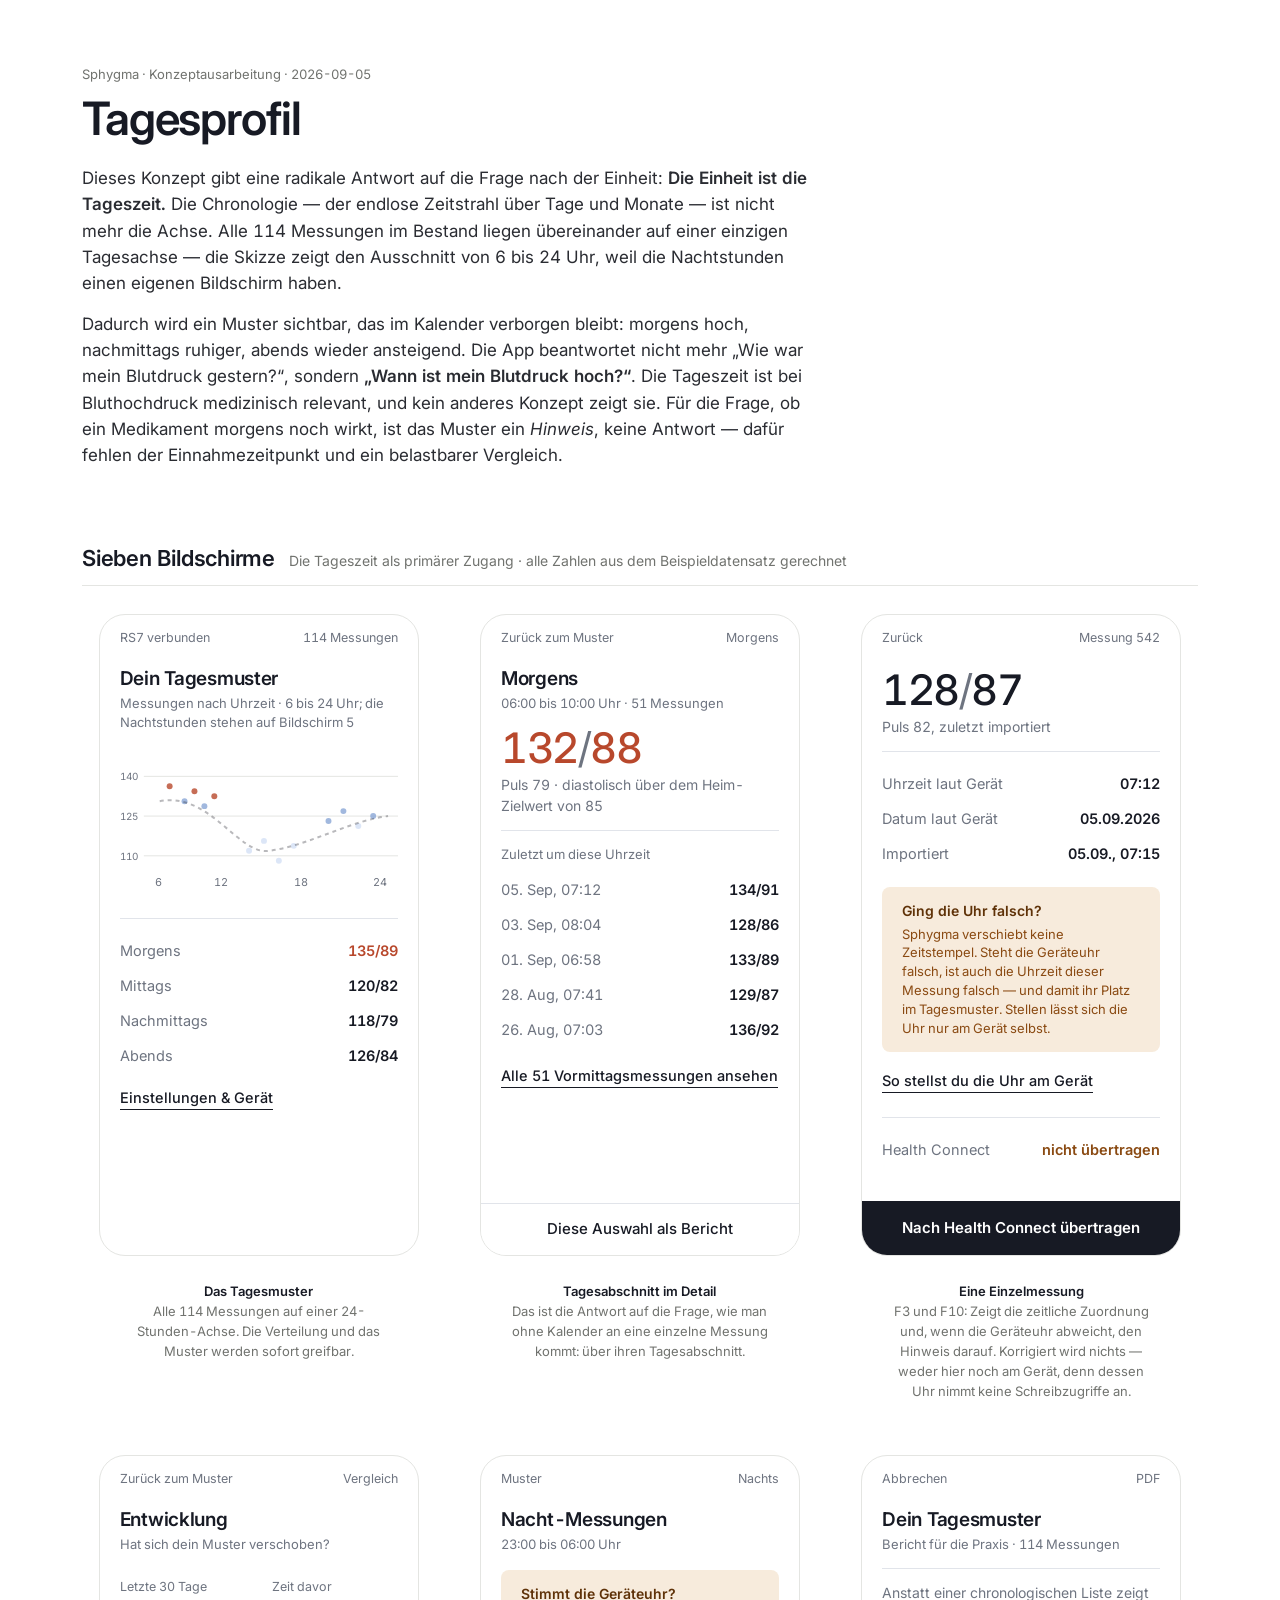
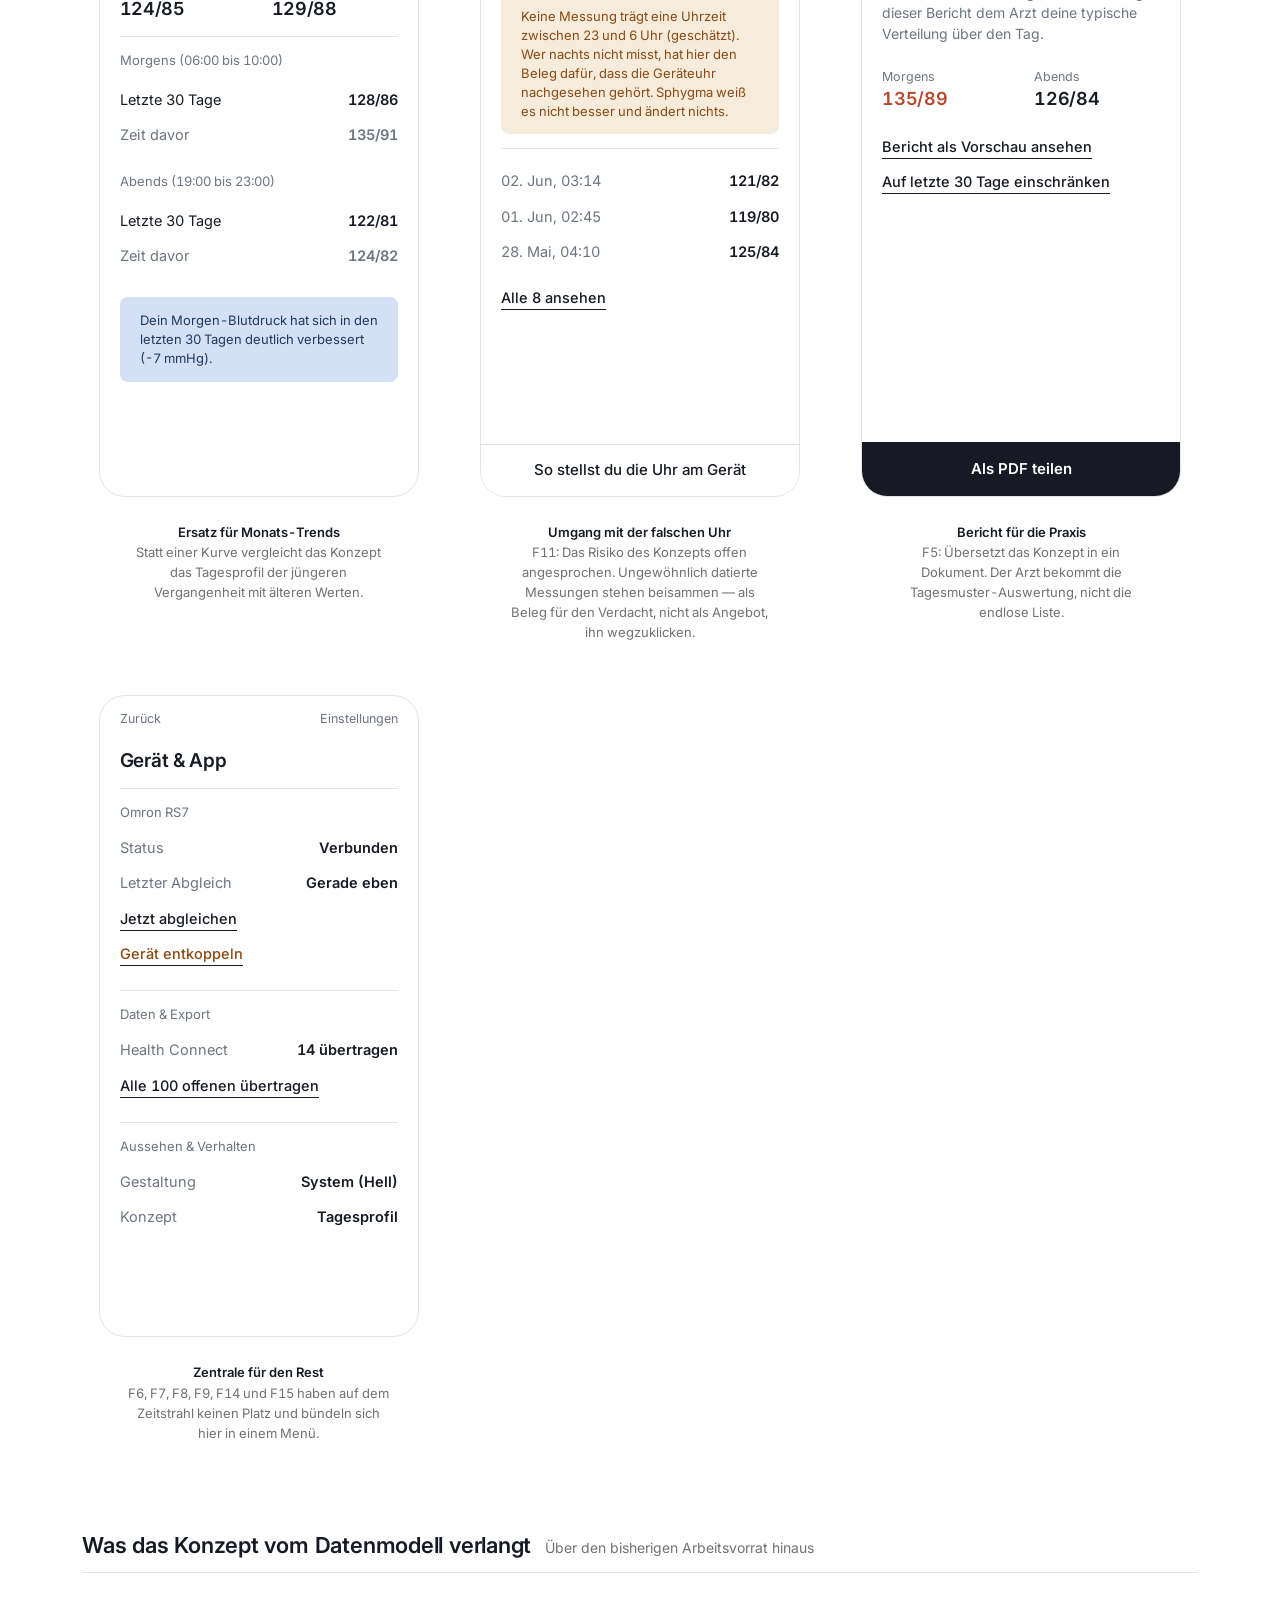
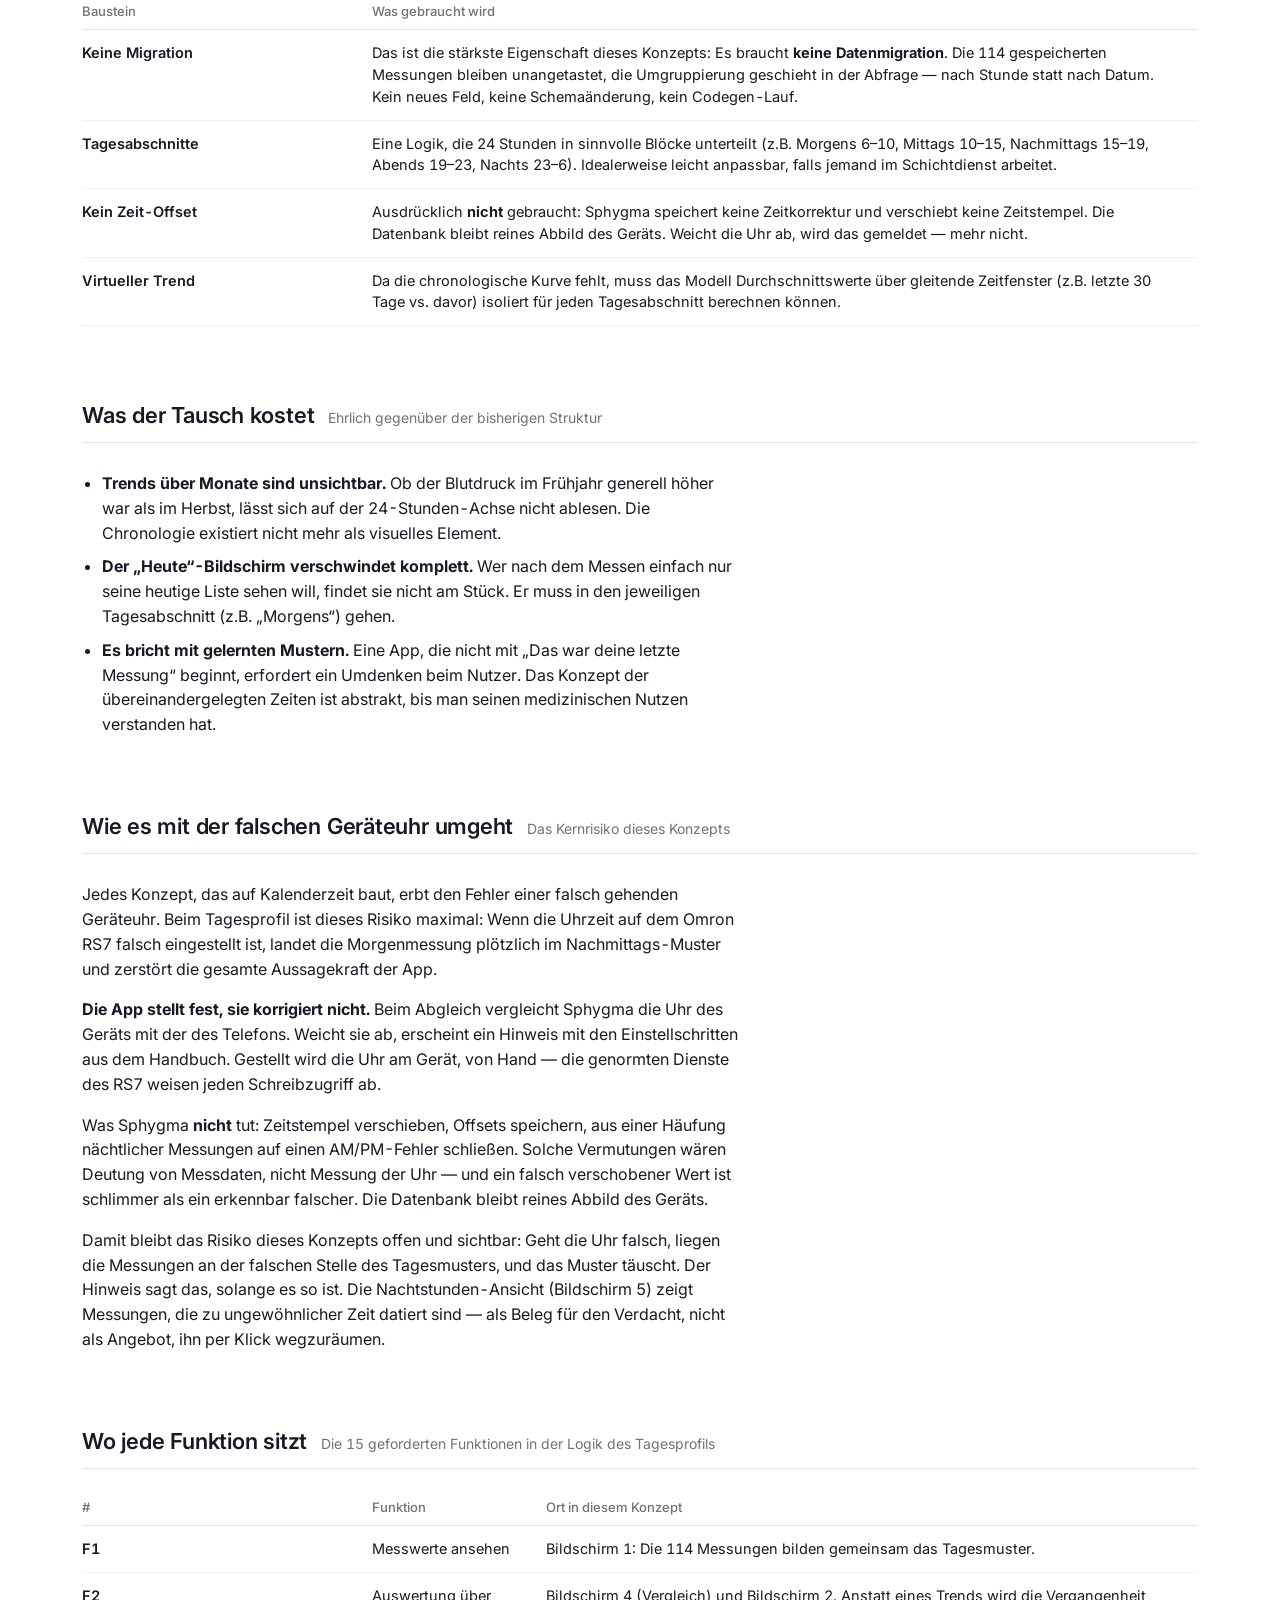
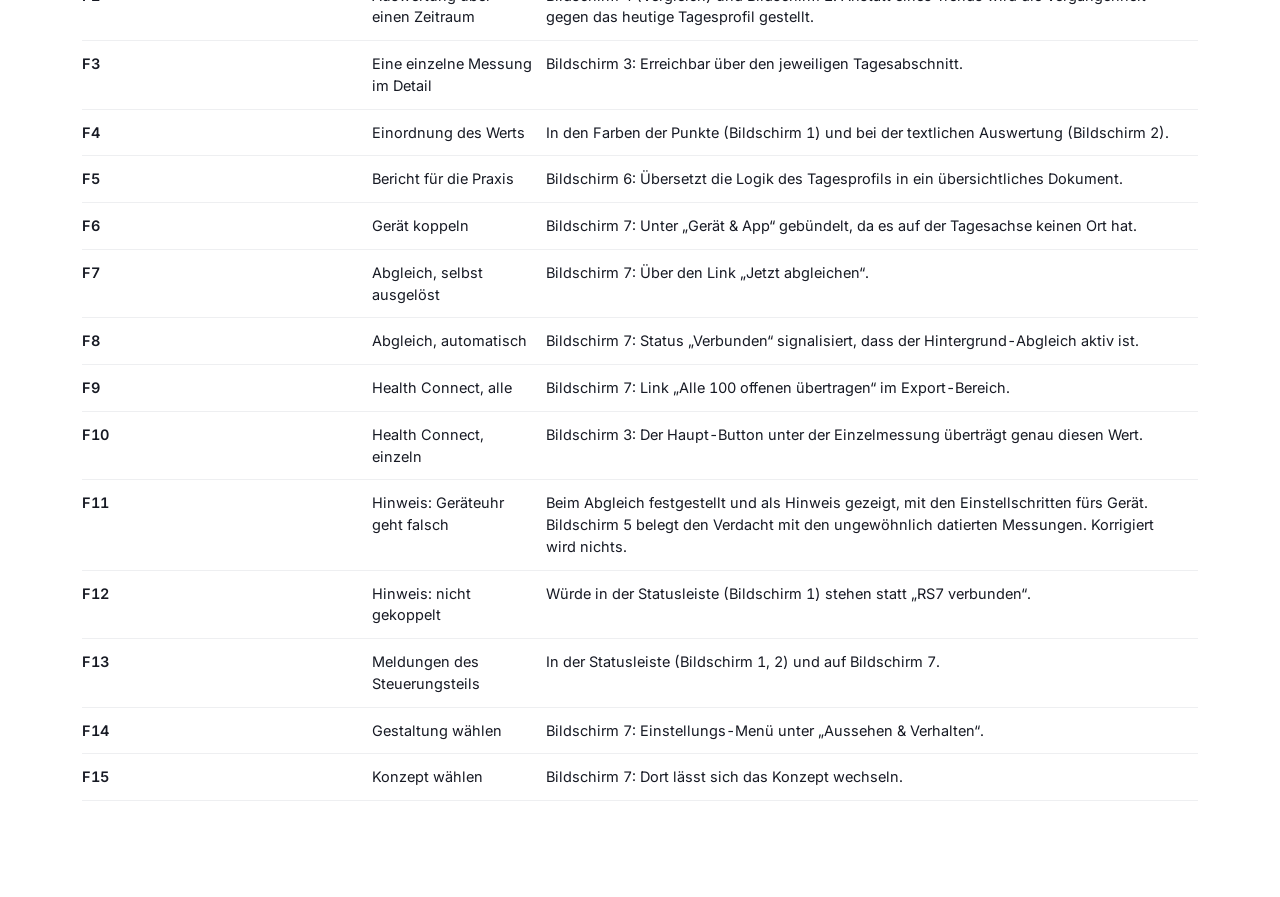
<file: docs/design/konzept-tagesprofil.html>
<!DOCTYPE html>
<html lang="de">
<head>
<meta charset="utf-8">
<meta name="viewport" content="width=device-width, initial-scale=1">
<title>Sphygma · Konzept: Tagesprofil</title>
<link rel="preconnect" href="https://fonts.googleapis.com">
<link rel="preconnect" href="https://fonts.gstatic.com" crossorigin>
<link href="https://fonts.googleapis.com/css2?family=Inter:wght@400;500;600&display=swap" rel="stylesheet">
<style>
  :root{
    --ink:#171A24;
    --muted:#6E7480;
    --hair:#E1E4EA;
    --z1:#D3E0F5;   /* im Zielbereich */
    --z2:#8AA6D6;   /* grenzwertig */
    --z3:#B8482C;   /* darüber */
    --warn:#8A4A12;
    --warn-bg:#F7EBDC;

    --tafel-bg:#FFFFFF;
    --tafel-muted:#71736F;
    --tafel-line:#E4E5E2;
  }
  *{box-sizing:border-box;}
  body{margin:0; background:var(--tafel-bg); color:var(--ink);
    font-family:Inter,-apple-system,"Segoe UI",Roboto,"Helvetica Neue",Arial,sans-serif;
    font-size:16px; line-height:1.55; font-variant-numeric:tabular-nums;}
  .wrap{max-width:1180px; margin:0 auto; padding:64px 32px 96px;}

  .kicker{font-size:13px; color:var(--tafel-muted); margin:0 0 10px;}
  h1{font-size:46px; line-height:1.06; font-weight:600; letter-spacing:-.025em; margin:0 0 22px; max-width:14ch;}
  .lede{max-width:66ch; font-size:17px; margin:0 0 14px; color:#2A2C32;}
  .lede strong{font-weight:600;}
  h2{font-size:22px; font-weight:600; letter-spacing:-.01em; margin:0;}
  .sec-head{display:flex; align-items:baseline; gap:14px; flex-wrap:wrap;
    border-bottom:1px solid var(--tafel-line); padding-bottom:10px; margin:72px 0 28px;}
  .sec-head p{margin:0; color:var(--tafel-muted); font-size:14px;}
  .note{max-width:66ch;}
  ul{max-width:66ch; padding-left:20px;} li{margin-bottom:9px;}

  /* ---------- Bildschirme ---------- */
  .screens{display:grid; grid-template-columns:repeat(auto-fit,minmax(300px,1fr)); gap:40px 28px; align-items:start;}
  .slot{display:flex; flex-direction:column; align-items:center; gap:12px;}
  .cap{font-size:13px; color:var(--tafel-muted); text-align:center; max-width:33ch;}
  .cap b{display:block; color:var(--ink); font-weight:600;}

  .phone{width:320px; border:1px solid var(--tafel-line); border-radius:26px; overflow:hidden; background:#fff;}
  .scr{display:flex; flex-direction:column; min-height:640px; padding:0; font-size:15px; line-height:1.45;}
  .pad{padding:0 20px;}
  .grow{flex:1 1 auto;}

  .status{display:flex; justify-content:space-between; align-items:center;
    padding:14px 20px 0; font-size:12.5px; color:var(--muted);}
  .titel{font-size:19px; font-weight:600; letter-spacing:-.015em; margin:18px 0 2px;}
  .klein{font-size:13px; color:var(--muted); margin:0;}
  .schnitt{font-size:42px; font-weight:500; letter-spacing:-.035em; line-height:1; margin:14px 0 6px;}
  .schnitt .s{font-weight:400; color:var(--muted);}
  .satz{font-size:14px; color:var(--muted); margin:0 0 4px;}
  .zeile{display:flex; justify-content:space-between; align-items:baseline; padding:7px 0; font-size:14.5px;}
  .zeile .k{color:var(--muted);}
  .zeile .v{font-weight:600;}
  .trenn{height:1px; background:var(--hair); margin:14px 0;}

  .paar{display:flex; gap:26px; margin-top:14px;}
  .paar div{flex:1;}
  .paar .k{font-size:12.5px; color:var(--muted);}
  .paar .v{font-size:18px; font-weight:600; letter-spacing:-.02em;}

  .hinweis{background:var(--warn-bg); color:var(--warn); padding:14px 20px; margin:16px 0 0; border-radius:8px;}
  .hinweis b{display:block; color:#5F3208; font-weight:600; margin-bottom:3px; font-size:14px;}
  .hinweis p{margin:0; font-size:13px; line-height:1.45;}

  .link{font-size:14.5px; font-weight:500; border-bottom:1.5px solid var(--ink); padding-bottom:1px; cursor:pointer;}
  .links{display:flex; flex-direction:column; gap:12px; align-items:flex-start; margin-top:18px;}

  .haupt{margin:0; border:0; width:100%; background:var(--ink); color:#fff; font:inherit;
    font-weight:600; font-size:15px; padding:16px; text-align:center;}
  .haupt.aus{background:#EFF0F3; color:#9DA2AC;}
  .neben{margin:0; border:0; width:100%; background:#fff; color:var(--ink); font:inherit;
    font-weight:500; font-size:15px; padding:15px 16px; text-align:center; box-shadow:inset 0 1px 0 var(--hair);}

  table{width:100%; border-collapse:collapse; margin-top:6px;}
  th{text-align:left; font-size:13px; font-weight:500; color:var(--tafel-muted); padding:0 14px 8px 0; border-bottom:1px solid var(--tafel-line);}
  td{vertical-align:top; padding:12px 14px 12px 0; border-bottom:1px solid #EEEFF1; font-size:14.5px; line-height:1.5;}
  td:first-child{font-weight:600; width:26%;}

  @media print{ .wrap{padding:0;} .slot,.phone{break-inside:avoid;} .sec-head{margin-top:34px;} }
</style>
</head>
<body>
<div class="wrap">

  <p class="kicker">Sphygma · Konzeptausarbeitung · 2026-09-05</p>
  <h1>Tagesprofil</h1>

  <p class="lede">Dieses Konzept gibt eine radikale Antwort auf die Frage nach der Einheit: <strong>Die Einheit ist die Tageszeit.</strong> Die Chronologie — der endlose Zeitstrahl über Tage und Monate — ist nicht mehr die Achse. Alle 114 Messungen im Bestand liegen übereinander auf einer einzigen Tagesachse — die Skizze zeigt den Ausschnitt von 6 bis 24 Uhr, weil die Nachtstunden einen eigenen Bildschirm haben.</p>

  <p class="lede">Dadurch wird ein Muster sichtbar, das im Kalender verborgen bleibt: morgens hoch, nachmittags ruhiger, abends wieder ansteigend. Die App beantwortet nicht mehr „Wie war mein Blutdruck gestern?“, sondern <strong>„Wann ist mein Blutdruck hoch?“</strong>. Die Tageszeit ist bei Bluthochdruck medizinisch relevant, und kein anderes Konzept zeigt sie. Für die Frage, ob ein Medikament morgens noch wirkt, ist das Muster ein <em>Hinweis</em>, keine Antwort — dafür fehlen der Einnahmezeitpunkt und ein belastbarer Vergleich.</p>

  <div class="sec-head">
    <h2>Sieben Bildschirme</h2>
    <p>Die Tageszeit als primärer Zugang · alle Zahlen aus dem Beispieldatensatz gerechnet</p>
  </div>

  <div class="screens">

    <!-- 1 — Das Muster -->
    <div class="slot">
      <div class="phone"><div class="scr">
        <div class="status"><span>RS7 verbunden</span><span>114 Messungen</span></div>
        <div class="pad">
          <p class="titel">Dein Tagesmuster</p>
          <p class="klein">Messungen nach Uhrzeit · 6 bis 24 Uhr; die Nachtstunden stehen auf Bildschirm 5</p>
          
          <div style="margin: 24px 0 16px;">
            <svg width="100%" height="140" viewBox="0 0 280 140" role="img" aria-label="Tagesmuster">
              <line x1="24" y1="20" x2="280" y2="20" stroke="var(--tafel-line)"/>
              <line x1="24" y1="60" x2="280" y2="60" stroke="var(--tafel-line)"/>
              <line x1="24" y1="100" x2="280" y2="100" stroke="var(--tafel-line)"/>
              
              <text x="0" y="24" font-size="10" fill="var(--muted)">140</text>
              <text x="0" y="64" font-size="10" fill="var(--muted)">125</text>
              <text x="0" y="104" font-size="10" fill="var(--muted)">110</text>
              
              <!-- Morgens -->
              <circle cx="50" cy="30" r="3" fill="var(--z3)" style="opacity: 0.8;"/>
              <circle cx="65" cy="45" r="3" fill="var(--z2)" style="opacity: 0.8;"/>
              <circle cx="75" cy="35" r="3" fill="var(--z3)" style="opacity: 0.8;"/>
              <circle cx="85" cy="50" r="3" fill="var(--z2)" style="opacity: 0.8;"/>
              <circle cx="95" cy="40" r="3" fill="var(--z3)" style="opacity: 0.8;"/>
              
              <!-- Mittags / Nachmittags -->
              <circle cx="130" cy="95" r="3" fill="var(--z1)" style="opacity: 0.8;"/>
              <circle cx="145" cy="85" r="3" fill="var(--z1)" style="opacity: 0.8;"/>
              <circle cx="160" cy="105" r="3" fill="var(--z1)" style="opacity: 0.8;"/>
              <circle cx="175" cy="90" r="3" fill="var(--z1)" style="opacity: 0.8;"/>
              
              <!-- Abends -->
              <circle cx="210" cy="65" r="3" fill="var(--z2)" style="opacity: 0.8;"/>
              <circle cx="225" cy="55" r="3" fill="var(--z2)" style="opacity: 0.8;"/>
              <circle cx="240" cy="70" r="3" fill="var(--z1)" style="opacity: 0.8;"/>
              <circle cx="255" cy="60" r="3" fill="var(--z2)" style="opacity: 0.8;"/>
              
              <!-- Trendkurve angedeutet -->
              <path d="M 40 45 C 90 35, 120 100, 150 95 C 190 90, 230 65, 270 60" fill="none" stroke="var(--ink)" stroke-width="2" stroke-dasharray="4 4" style="opacity: 0.3;"/>
              
              <text x="35" y="130" font-size="11" fill="var(--muted)">6</text>
              <text x="95" y="130" font-size="11" fill="var(--muted)">12</text>
              <text x="175" y="130" font-size="11" fill="var(--muted)">18</text>
              <text x="255" y="130" font-size="11" fill="var(--muted)">24</text>
            </svg>
          </div>
          
          <div class="trenn"></div>
          <div class="zeile"><span class="k">Morgens</span><span class="v" style="color:var(--z3)">135/89</span></div>
          <div class="zeile"><span class="k">Mittags</span><span class="v">120/82</span></div>
          <div class="zeile"><span class="k">Nachmittags</span><span class="v">118/79</span></div>
          <div class="zeile"><span class="k">Abends</span><span class="v">126/84</span></div>

          <div class="links" style="margin-top:14px;">
            <span class="link">Einstellungen & Gerät</span>
          </div>
        </div>
        <div class="grow"></div>
      </div></div>
      <p class="cap"><b>Das Tagesmuster</b>Alle 114 Messungen auf einer 24-Stunden-Achse. Die Verteilung und das Muster werden sofort greifbar.</p>
    </div>

    <!-- 2 — Der Morgen -->
    <div class="slot">
      <div class="phone"><div class="scr">
        <div class="status"><span>Zurück zum Muster</span><span>Morgens</span></div>
        <div class="pad">
          <p class="titel">Morgens</p>
          <p class="klein">06:00 bis 10:00 Uhr · 51 Messungen</p>
          <p class="schnitt" style="color:var(--z3)">132<span class="s">/</span>88</p>
          <p class="satz">Puls 79 · diastolisch über dem Heim-Zielwert von 85</p>
          
          <div class="trenn"></div>
          <p class="klein" style="margin-bottom:8px">Zuletzt um diese Uhrzeit</p>
          
          <div class="zeile"><span class="k">05. Sep, 07:12</span><span class="v">134/91</span></div>
          <div class="zeile"><span class="k">03. Sep, 08:04</span><span class="v">128/86</span></div>
          <div class="zeile"><span class="k">01. Sep, 06:58</span><span class="v">133/89</span></div>
          <div class="zeile"><span class="k">28. Aug, 07:41</span><span class="v">129/87</span></div>
          <div class="zeile"><span class="k">26. Aug, 07:03</span><span class="v">136/92</span></div>
          
          <div class="links">
            <span class="link">Alle 51 Vormittagsmessungen ansehen</span>
          </div>
        </div>
        <div class="grow"></div>
        <button class="neben">Diese Auswahl als Bericht</button>
      </div></div>
      <p class="cap"><b>Tagesabschnitt im Detail</b>Das ist die Antwort auf die Frage, wie man ohne Kalender an eine einzelne Messung kommt: über ihren Tagesabschnitt.</p>
    </div>

    <!-- 3 — Einzelmessung -->
    <div class="slot">
      <div class="phone"><div class="scr">
        <div class="status"><span>Zurück</span><span>Messung 542</span></div>
        <div class="pad">
          <p class="schnitt" style="margin-top:22px;">128<span class="s">/</span>87</p>
          <p class="satz">Puls 82, zuletzt importiert</p>
          
          <div class="trenn"></div>
          <div class="zeile"><span class="k">Uhrzeit laut Gerät</span><span class="v">07:12</span></div>
          <div class="zeile"><span class="k">Datum laut Gerät</span><span class="v">05.09.2026</span></div>
          <div class="zeile"><span class="k">Importiert</span><span class="v">05.09., 07:15</span></div>
          
          <div class="hinweis" style="margin-top:16px;">
            <b>Ging die Uhr falsch?</b>
            <p>Sphygma verschiebt keine Zeitstempel. Steht die Geräteuhr falsch, ist auch die Uhrzeit dieser Messung falsch — und damit ihr Platz im Tagesmuster. Stellen lässt sich die Uhr nur am Gerät selbst.</p>
          </div>
          <div class="links">
             <span class="link">So stellst du die Uhr am Gerät</span>
          </div>

          <div class="trenn" style="margin-top:24px;"></div>
          <div class="zeile"><span class="k">Health Connect</span><span class="v" style="color:var(--warn)">nicht übertragen</span></div>
        </div>
        <div class="grow"></div>
        <button class="haupt">Nach Health Connect übertragen</button>
      </div></div>
      <p class="cap"><b>Eine Einzelmessung</b>F3 und F10: Zeigt die zeitliche Zuordnung und, wenn die Geräteuhr abweicht, den Hinweis darauf. Korrigiert wird nichts — weder hier noch am Gerät, denn dessen Uhr nimmt keine Schreibzugriffe an.</p>
    </div>

    <!-- 4 — Vergleich als Trend-Ersatz -->
    <div class="slot">
      <div class="phone"><div class="scr">
        <div class="status"><span>Zurück zum Muster</span><span>Vergleich</span></div>
        <div class="pad">
          <p class="titel">Entwicklung</p>
          <p class="klein">Hat sich dein Muster verschoben?</p>
          
          <div class="paar" style="margin-top:24px;">
            <div><div class="k">Letzte 30 Tage</div><div class="v">124/85</div></div>
            <div><div class="k">Zeit davor</div><div class="v">129/88</div></div>
          </div>
          
          <div class="trenn"></div>
          <p class="klein" style="margin-bottom:12px">Morgens (06:00 bis 10:00)</p>
          <div class="zeile"><span class="k" style="color:var(--ink)">Letzte 30 Tage</span><span class="v">128/86</span></div>
          <div class="zeile"><span class="k">Zeit davor</span><span class="v" style="color:var(--muted)">135/91</span></div>
          
          <p class="klein" style="margin:20px 0 12px">Abends (19:00 bis 23:00)</p>
          <div class="zeile"><span class="k" style="color:var(--ink)">Letzte 30 Tage</span><span class="v">122/81</span></div>
          <div class="zeile"><span class="k">Zeit davor</span><span class="v" style="color:var(--muted)">124/82</span></div>
          
          <div class="hinweis" style="margin-top:24px; background:var(--z1); color:#1E3A5F;">
            <p>Dein Morgen-Blutdruck hat sich in den letzten 30 Tagen deutlich verbessert (-7 mmHg).</p>
          </div>
        </div>
        <div class="grow"></div>
      </div></div>
      <p class="cap"><b>Ersatz für Monats-Trends</b>Statt einer Kurve vergleicht das Konzept das Tagesprofil der jüngeren Vergangenheit mit älteren Werten.</p>
    </div>

    <!-- 5 — Nacht / Falsche Uhr -->
    <div class="slot">
      <div class="phone"><div class="scr">
        <div class="status"><span>Muster</span><span>Nachts</span></div>
        <div class="pad">
          <p class="titel">Nacht-Messungen</p>
          <p class="klein">23:00 bis 06:00 Uhr</p>
          
          <div class="hinweis" style="margin-top:16px;">
            <b>Stimmt die Geräteuhr?</b>
            <p>Keine Messung trägt eine Uhrzeit zwischen 23 und 6 Uhr (geschätzt). Wer nachts nicht misst, hat hier den Beleg dafür, dass die Geräteuhr nachgesehen gehört. Sphygma weiß es nicht besser und ändert nichts.</p>
          </div>
          
          <div class="trenn"></div>
          
          <div class="zeile"><span class="k">02. Jun, 03:14</span><span class="v">121/82</span></div>
          <div class="zeile"><span class="k">01. Jun, 02:45</span><span class="v">119/80</span></div>
          <div class="zeile"><span class="k">28. Mai, 04:10</span><span class="v">125/84</span></div>
          
          <div class="links">
             <span class="link">Alle 8 ansehen</span>
          </div>
        </div>
        <div class="grow"></div>
        <button class="neben">So stellst du die Uhr am Gerät</button>
      </div></div>
      <p class="cap"><b>Umgang mit der falschen Uhr</b>F11: Das Risiko des Konzepts offen angesprochen. Ungewöhnlich datierte Messungen stehen beisammen — als Beleg für den Verdacht, nicht als Angebot, ihn wegzuklicken.</p>
    </div>

    <!-- 6 — Bericht für die Praxis -->
    <div class="slot">
      <div class="phone"><div class="scr">
        <div class="status"><span>Abbrechen</span><span>PDF</span></div>
        <div class="pad">
          <p class="titel">Dein Tagesmuster</p>
          <p class="klein">Bericht für die Praxis · 114 Messungen</p>
          
          <div class="trenn"></div>
          
          <p class="satz">Anstatt einer chronologischen Liste zeigt dieser Bericht dem Arzt deine typische Verteilung über den Tag.</p>
          
          <div class="paar" style="margin-top:24px;">
            <div><div class="k">Morgens</div><div class="v" style="color:var(--z3)">135/89</div></div>
            <div><div class="k">Abends</div><div class="v">126/84</div></div>
          </div>
          
          <div class="links" style="margin-top:24px;">
            <span class="link">Bericht als Vorschau ansehen</span>
            <span class="link">Auf letzte 30 Tage einschränken</span>
          </div>
        </div>
        <div class="grow"></div>
        <button class="haupt">Als PDF teilen</button>
      </div></div>
      <p class="cap"><b>Bericht für die Praxis</b>F5: Übersetzt das Konzept in ein Dokument. Der Arzt bekommt die Tagesmuster-Auswertung, nicht die endlose Liste.</p>
    </div>

    <!-- 7 — Gerät & Einstellungen -->
    <div class="slot">
      <div class="phone"><div class="scr">
        <div class="status"><span>Zurück</span><span>Einstellungen</span></div>
        <div class="pad">
          <p class="titel">Gerät & App</p>
          
          <div class="trenn"></div>
          <p class="klein" style="margin-bottom:8px">Omron RS7</p>
          <div class="zeile"><span class="k">Status</span><span class="v">Verbunden</span></div>
          <div class="zeile"><span class="k">Letzter Abgleich</span><span class="v">Gerade eben</span></div>
          <div class="links" style="margin-top:8px;">
            <span class="link">Jetzt abgleichen</span>
            <span class="link" style="color:var(--warn)">Gerät entkoppeln</span>
          </div>
          
          <div class="trenn" style="margin-top:24px;"></div>
          <p class="klein" style="margin-bottom:8px">Daten & Export</p>
          <div class="zeile"><span class="k">Health Connect</span><span class="v">14 übertragen</span></div>
          <div class="links" style="margin-top:8px;">
            <span class="link">Alle 100 offenen übertragen</span>
          </div>
          
          <div class="trenn" style="margin-top:24px;"></div>
          <p class="klein" style="margin-bottom:8px">Aussehen & Verhalten</p>
          <div class="zeile"><span class="k">Gestaltung</span><span class="v">System (Hell)</span></div>
          <div class="zeile"><span class="k">Konzept</span><span class="v">Tagesprofil</span></div>
        </div>
        <div class="grow"></div>
      </div></div>
      <p class="cap"><b>Zentrale für den Rest</b>F6, F7, F8, F9, F14 und F15 haben auf dem Zeitstrahl keinen Platz und bündeln sich hier in einem Menü.</p>
    </div>

  </div>

  <div class="sec-head">
    <h2>Was das Konzept vom Datenmodell verlangt</h2>
    <p>Über den bisherigen Arbeitsvorrat hinaus</p>
  </div>

  <table>
    <thead><tr><th>Baustein</th><th>Was gebraucht wird</th></tr></thead>
    <tbody>
      <tr><td>Keine Migration</td><td>Das ist die stärkste Eigenschaft dieses Konzepts: Es braucht <strong>keine Datenmigration</strong>. Die 114 gespeicherten Messungen bleiben unangetastet, die Umgruppierung geschieht in der Abfrage — nach Stunde statt nach Datum. Kein neues Feld, keine Schemaänderung, kein Codegen-Lauf.</td></tr>
      <tr><td>Tagesabschnitte</td><td>Eine Logik, die 24 Stunden in sinnvolle Blöcke unterteilt (z.B. Morgens 6–10, Mittags 10–15, Nachmittags 15–19, Abends 19–23, Nachts 23–6). Idealerweise leicht anpassbar, falls jemand im Schichtdienst arbeitet.</td></tr>
      <tr><td>Kein Zeit-Offset</td><td>Ausdrücklich <strong>nicht</strong> gebraucht: Sphygma speichert keine Zeitkorrektur und verschiebt keine Zeitstempel. Die Datenbank bleibt reines Abbild des Geräts. Weicht die Uhr ab, wird das gemeldet — mehr nicht.</td></tr>
      <tr><td>Virtueller Trend</td><td>Da die chronologische Kurve fehlt, muss das Modell Durchschnittswerte über gleitende Zeitfenster (z.B. letzte 30 Tage vs. davor) isoliert für jeden Tagesabschnitt berechnen können.</td></tr>
    </tbody>
  </table>

  <div class="sec-head">
    <h2>Was der Tausch kostet</h2>
    <p>Ehrlich gegenüber der bisherigen Struktur</p>
  </div>

  <ul>
    <li><strong>Trends über Monate sind unsichtbar.</strong> Ob der Blutdruck im Frühjahr generell höher war als im Herbst, lässt sich auf der 24-Stunden-Achse nicht ablesen. Die Chronologie existiert nicht mehr als visuelles Element.</li>
    <li><strong>Der „Heute“-Bildschirm verschwindet komplett.</strong> Wer nach dem Messen einfach nur seine heutige Liste sehen will, findet sie nicht am Stück. Er muss in den jeweiligen Tagesabschnitt (z.B. „Morgens“) gehen.</li>
    <li><strong>Es bricht mit gelernten Mustern.</strong> Eine App, die nicht mit „Das war deine letzte Messung“ beginnt, erfordert ein Umdenken beim Nutzer. Das Konzept der übereinandergelegten Zeiten ist abstrakt, bis man seinen medizinischen Nutzen verstanden hat.</li>
  </ul>

  <div class="sec-head">
    <h2>Wie es mit der falschen Geräteuhr umgeht</h2>
    <p>Das Kernrisiko dieses Konzepts</p>
  </div>

  <p class="note">Jedes Konzept, das auf Kalenderzeit baut, erbt den Fehler einer falsch gehenden Geräteuhr. Beim Tagesprofil ist dieses Risiko maximal: Wenn die Uhrzeit auf dem Omron RS7 falsch eingestellt ist, landet die Morgenmessung plötzlich im Nachmittags-Muster und zerstört die gesamte Aussagekraft der App.</p>

  <p class="note" style="margin-top:14px;"><strong>Die App stellt fest, sie korrigiert nicht.</strong> Beim Abgleich vergleicht Sphygma die Uhr des Geräts mit der des Telefons. Weicht sie ab, erscheint ein Hinweis mit den Einstellschritten aus dem Handbuch. Gestellt wird die Uhr am Gerät, von Hand — die genormten Dienste des RS7 weisen jeden Schreibzugriff ab.</p>

  <p class="note" style="margin-top:14px;">Was Sphygma <strong>nicht</strong> tut: Zeitstempel verschieben, Offsets speichern, aus einer Häufung nächtlicher Messungen auf einen AM/PM-Fehler schließen. Solche Vermutungen wären Deutung von Messdaten, nicht Messung der Uhr — und ein falsch verschobener Wert ist schlimmer als ein erkennbar falscher. Die Datenbank bleibt reines Abbild des Geräts.</p>

  <p class="note" style="margin-top:14px;">Damit bleibt das Risiko dieses Konzepts offen und sichtbar: Geht die Uhr falsch, liegen die Messungen an der falschen Stelle des Tagesmusters, und das Muster täuscht. Der Hinweis sagt das, solange es so ist. Die Nachtstunden-Ansicht (Bildschirm 5) zeigt Messungen, die zu ungewöhnlicher Zeit datiert sind — als Beleg für den Verdacht, nicht als Angebot, ihn per Klick wegzuräumen.</p>

  <div class="sec-head">
    <h2>Wo jede Funktion sitzt</h2>
    <p>Die 15 geforderten Funktionen in der Logik des Tagesprofils</p>
  </div>

  <table>
    <thead><tr><th>#</th><th>Funktion</th><th>Ort in diesem Konzept</th></tr></thead>
    <tbody>
      <tr><td>F1</td><td>Messwerte ansehen</td><td>Bildschirm 1: Die 114 Messungen bilden gemeinsam das Tagesmuster.</td></tr>
      <tr><td>F2</td><td>Auswertung über einen Zeitraum</td><td>Bildschirm 4 (Vergleich) und Bildschirm 2. Anstatt eines Trends wird die Vergangenheit gegen das heutige Tagesprofil gestellt.</td></tr>
      <tr><td>F3</td><td>Eine einzelne Messung im Detail</td><td>Bildschirm 3: Erreichbar über den jeweiligen Tagesabschnitt.</td></tr>
      <tr><td>F4</td><td>Einordnung des Werts</td><td>In den Farben der Punkte (Bildschirm 1) und bei der textlichen Auswertung (Bildschirm 2).</td></tr>
      <tr><td>F5</td><td>Bericht für die Praxis</td><td>Bildschirm 6: Übersetzt die Logik des Tagesprofils in ein übersichtliches Dokument.</td></tr>
      <tr><td>F6</td><td>Gerät koppeln</td><td>Bildschirm 7: Unter „Gerät & App“ gebündelt, da es auf der Tagesachse keinen Ort hat.</td></tr>
      <tr><td>F7</td><td>Abgleich, selbst ausgelöst</td><td>Bildschirm 7: Über den Link „Jetzt abgleichen“.</td></tr>
      <tr><td>F8</td><td>Abgleich, automatisch</td><td>Bildschirm 7: Status „Verbunden“ signalisiert, dass der Hintergrund-Abgleich aktiv ist.</td></tr>
      <tr><td>F9</td><td>Health Connect, alle</td><td>Bildschirm 7: Link „Alle 100 offenen übertragen“ im Export-Bereich.</td></tr>
      <tr><td>F10</td><td>Health Connect, einzeln</td><td>Bildschirm 3: Der Haupt-Button unter der Einzelmessung überträgt genau diesen Wert.</td></tr>
      <tr><td>F11</td><td>Hinweis: Geräteuhr geht falsch</td><td>Beim Abgleich festgestellt und als Hinweis gezeigt, mit den Einstellschritten fürs Gerät. Bildschirm 5 belegt den Verdacht mit den ungewöhnlich datierten Messungen. Korrigiert wird nichts.</td></tr>
      <tr><td>F12</td><td>Hinweis: nicht gekoppelt</td><td>Würde in der Statusleiste (Bildschirm 1) stehen statt „RS7 verbunden“.</td></tr>
      <tr><td>F13</td><td>Meldungen des Steuerungsteils</td><td>In der Statusleiste (Bildschirm 1, 2) und auf Bildschirm 7.</td></tr>
      <tr><td>F14</td><td>Gestaltung wählen</td><td>Bildschirm 7: Einstellungs-Menü unter „Aussehen & Verhalten“.</td></tr>
      <tr><td>F15</td><td>Konzept wählen</td><td>Bildschirm 7: Dort lässt sich das Konzept wechseln.</td></tr>
    </tbody>
  </table>

</div>
</body>
</html>
</file>
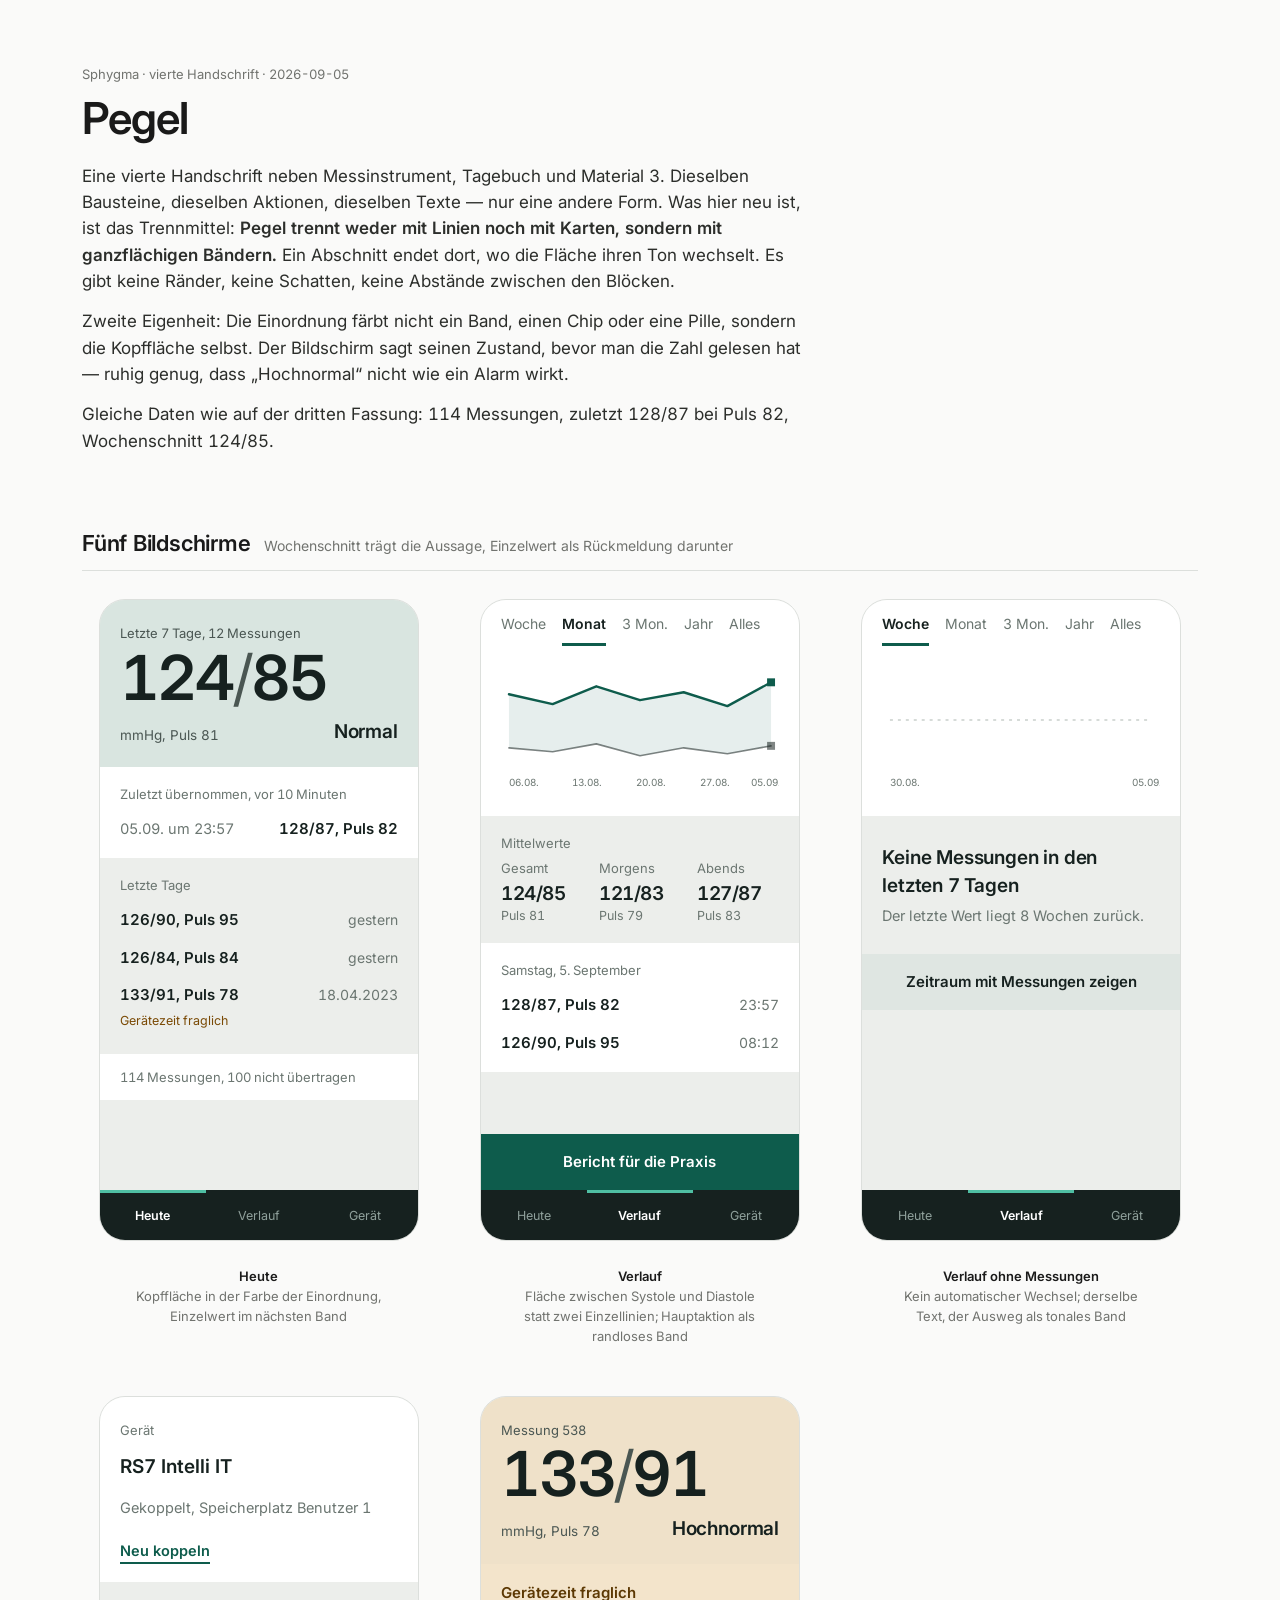
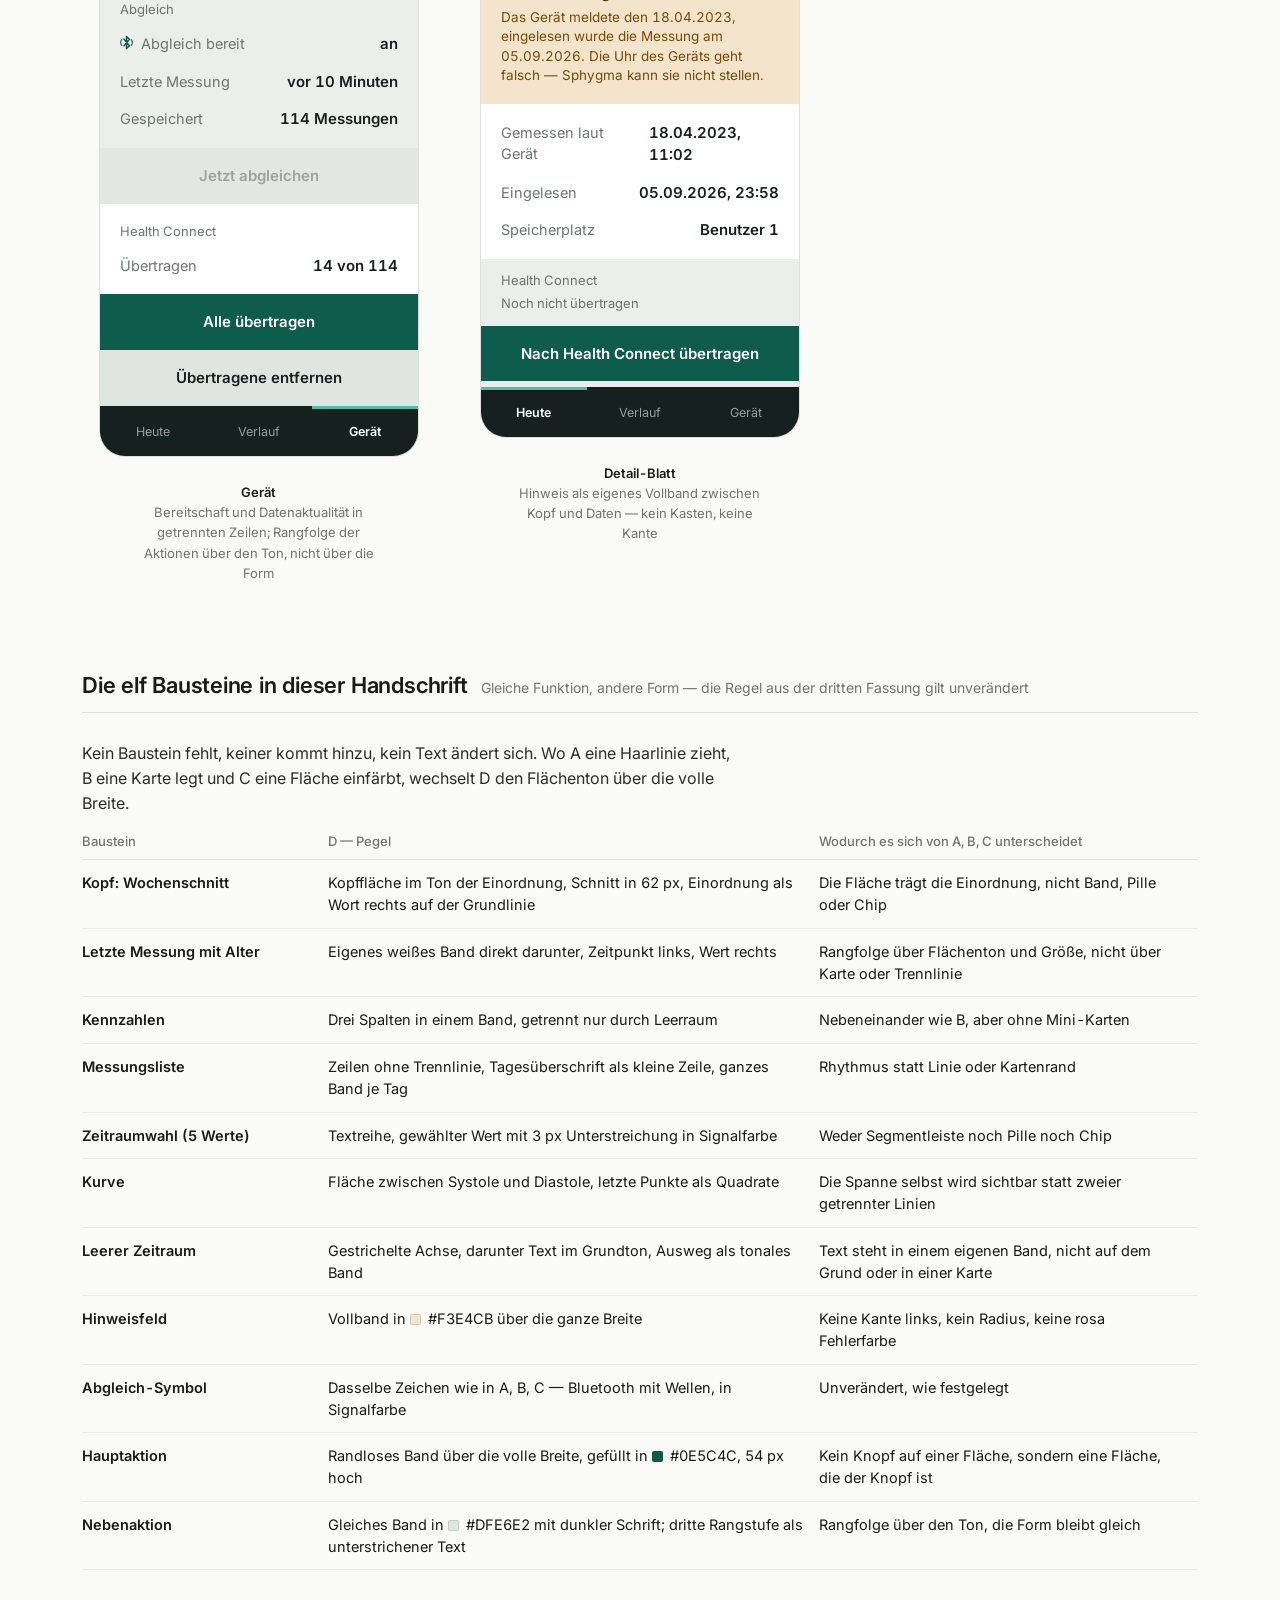
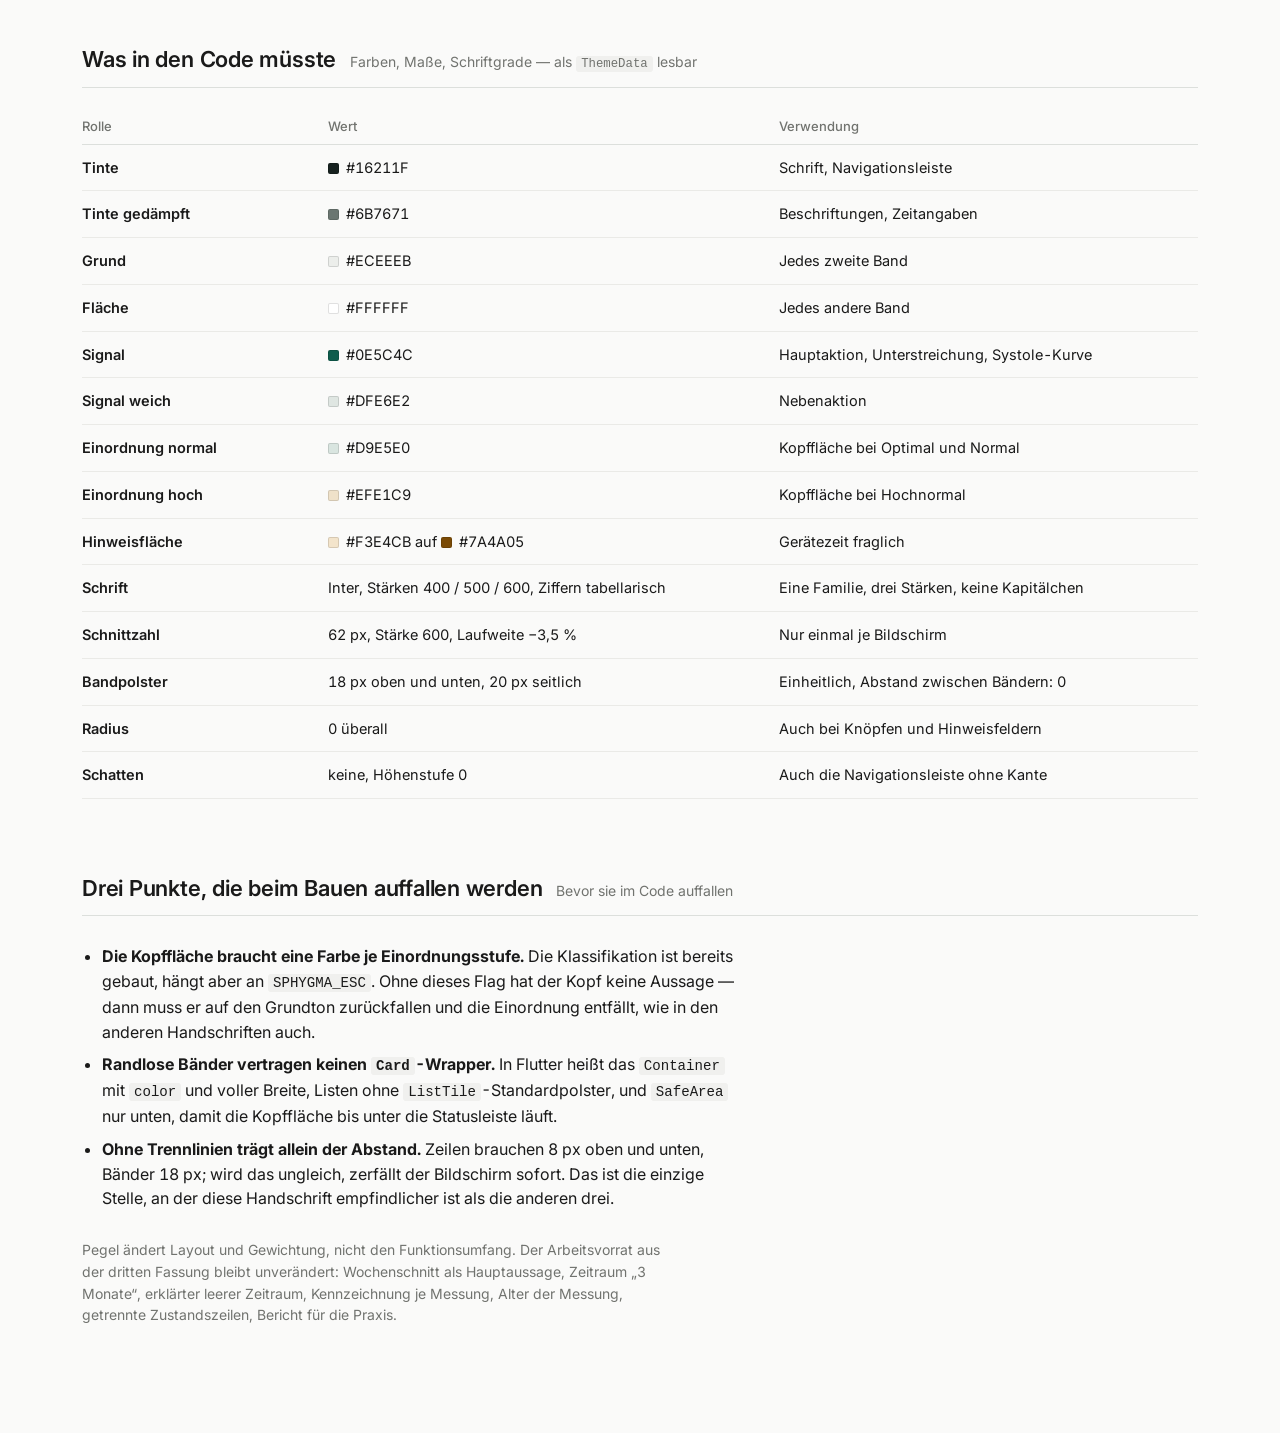
<file: docs/design/pegel.html>
<!DOCTYPE html>
<html lang="de">
<head>
<meta charset="utf-8">
<meta name="viewport" content="width=device-width, initial-scale=1">
<title>Sphygma · Vierte Handschrift: Pegel</title>
<link rel="preconnect" href="https://fonts.googleapis.com">
<link rel="preconnect" href="https://fonts.gstatic.com" crossorigin>
<link href="https://fonts.googleapis.com/css2?family=Inter:wght@400;500;600&display=swap" rel="stylesheet">
<style>
  :root{
    /* Handschrift D — Pegel */
    --ink:#16211F;
    --ink-soft:#6B7671;
    --paper:#ECEEEB;
    --flaeche:#FFFFFF;
    --signal:#0E5C4C;
    --signal-soft:#DFE6E2;
    --ton-normal:#D9E5E0;
    --ton-hochnormal:#EFE1C9;
    --warn-flaeche:#F3E4CB;
    --warn-text:#7A4A05;

    /* Tafel-Rahmen, bewusst still */
    --tafel-bg:#FAFAF9;
    --tafel-line:#DCDFDC;
    --tafel-text:#1A1A1A;
    --tafel-muted:#71736F;
  }
  *{box-sizing:border-box;}
  html{-webkit-text-size-adjust:100%;}
  body{
    margin:0; background:var(--tafel-bg); color:var(--tafel-text);
    font-family:Inter,-apple-system,"Segoe UI",Roboto,"Helvetica Neue",Arial,sans-serif;
    font-size:16px; line-height:1.55;
    font-variant-numeric:tabular-nums;
  }
  .wrap{max-width:1180px; margin:0 auto; padding:64px 32px 96px;}

  /* ---------- Tafel-Typografie ---------- */
  .kicker{font-size:13px; color:var(--tafel-muted); margin:0 0 10px;}
  h1{font-size:44px; line-height:1.1; font-weight:600; letter-spacing:-.02em; margin:0 0 20px; max-width:16ch;}
  .lede{max-width:66ch; font-size:17px; color:#2C2E2B; margin:0 0 14px;}
  .lede strong{font-weight:600;}
  h2{font-size:22px; font-weight:600; letter-spacing:-.01em; margin:0; }
  .sec-head{display:flex; align-items:baseline; gap:14px; flex-wrap:wrap;
    border-bottom:1px solid var(--tafel-line); padding-bottom:10px; margin:72px 0 28px;}
  .sec-head p{margin:0; color:var(--tafel-muted); font-size:14px;}
  code{font-family:ui-monospace,SFMono-Regular,Menlo,Consolas,monospace; font-size:.88em; background:#F0F0EE; padding:1px 5px; border-radius:3px;}

  /* ---------- Bildschirm-Raster ---------- */
  .screens{display:grid; grid-template-columns:repeat(auto-fit,minmax(300px,1fr)); gap:36px 28px; align-items:start;}
  .slot{display:flex; flex-direction:column; align-items:center; gap:12px;}
  .cap{font-size:13px; color:var(--tafel-muted); text-align:center; max-width:32ch;}
  .cap b{display:block; color:var(--tafel-text); font-weight:600;}

  .phone{
    width:320px; border:1px solid var(--tafel-line); border-radius:26px; overflow:hidden;
    background:var(--paper);
  }
  .scr{display:flex; flex-direction:column; min-height:640px; color:var(--ink);
       font-size:15px; line-height:1.45;}
  .grow{flex:1 1 auto; background:var(--paper);}

  /* Bänder: randlos, keine Linien, keine Schatten, kein Radius */
  .b{padding:18px 20px;}
  .b.w{background:var(--flaeche);}
  .b.p{background:var(--paper);}
  .b.tight{padding-top:12px; padding-bottom:12px;}

  .head{padding:24px 20px 22px;}
  .head.normal{background:var(--ton-normal);}
  .head.hoch{background:var(--ton-hochnormal);}
  .lab{font-size:13px; color:var(--ink-soft); margin:0 0 6px;}
  .head .lab{color:#4A5652;}
  .zahl{font-size:62px; line-height:.92; font-weight:600; letter-spacing:-.035em; margin:0;}
  .zahl .slash{font-weight:400; color:#4A5652;}
  .head-foot{display:flex; justify-content:space-between; align-items:flex-end; margin-top:12px; gap:12px;}
  .head-foot .meta{font-size:13.5px; color:#4A5652;}
  .einordnung{font-size:19px; font-weight:600; letter-spacing:-.01em;}

  .r{display:flex; justify-content:space-between; align-items:baseline; gap:14px; padding:8px 0;}
  .r:first-child{padding-top:0;}
  .r:last-child{padding-bottom:0;}
  .r .k{color:var(--ink-soft); font-size:14.5px;}
  .r .v{font-weight:600;}
  .r .v.plain{font-weight:400; color:var(--ink-soft); font-size:14px;}
  .sub{font-size:12.5px; color:var(--warn-text); margin:-2px 0 6px;}
  .fuss{font-size:13px; color:var(--ink-soft);}

  /* Aktionen: das Band selbst ist der Knopf */
  .act{display:block; width:100%; border:0; text-align:center; padding:17px 16px;
       font:inherit; font-weight:600; font-size:15px; background:var(--signal); color:#fff; cursor:default;}
  .act.sec{background:var(--signal-soft); color:var(--ink);}
  .act.dis{background:#E3E6E3; color:#9AA5A0;}
  .txtact{color:var(--signal); font-weight:600; font-size:14.5px; border-bottom:2px solid var(--signal); padding-bottom:1px;}

  /* Zeitraumwahl: Unterstreichung statt Kachel, Pille oder Chip */
  .seg{display:flex; gap:16px; background:var(--flaeche); padding:14px 20px 0;}
  .seg span{font-size:14px; color:var(--ink-soft); padding-bottom:9px; border-bottom:3px solid transparent;}
  .seg span.on{color:var(--ink); font-weight:600; border-bottom-color:var(--signal);}

  /* Kennzahlen: drei Spalten in einem Band, getrennt durch Leerraum */
  .kz{display:flex; gap:16px;}
  .kz div{flex:1;}
  .kz .k{font-size:13px; color:var(--ink-soft);}
  .kz .v{font-size:19px; font-weight:600; letter-spacing:-.02em; margin-top:2px;}
  .kz .p{font-size:12.5px; color:var(--ink-soft);}

  .tag{font-size:13px; color:var(--ink-soft); margin:0 0 6px;}

  .hinweis{background:var(--warn-flaeche); color:var(--warn-text); padding:18px 20px;}
  .hinweis b{display:block; color:#5C3803; font-weight:600; margin-bottom:4px;}
  .hinweis p{margin:0; font-size:13.5px; line-height:1.45;}

  .leer{background:var(--paper); padding:28px 20px;}
  .leer h3{margin:0 0 6px; font-size:19px; font-weight:600; letter-spacing:-.01em;}
  .leer p{margin:0; color:var(--ink-soft); font-size:14.5px;}

  /* Navigation: dunkles Vollband */
  .nav{display:flex; background:var(--ink);}
  .nav span{flex:1; text-align:center; padding:14px 4px 15px; font-size:12.5px; color:#8FA09B; border-top:3px solid transparent;}
  .nav span.on{color:#fff; font-weight:600; border-top-color:#4FBFA3;}

  .bt{vertical-align:-2px; margin-right:8px;}

  /* ---------- Tabellen ---------- */
  table{width:100%; border-collapse:collapse; margin-top:6px;}
  th{text-align:left; font-size:13px; font-weight:500; color:var(--tafel-muted); padding:0 14px 8px 0; border-bottom:1px solid var(--tafel-line);}
  td{vertical-align:top; padding:12px 14px 12px 0; border-bottom:1px solid #EAEAE7; font-size:14.5px; line-height:1.5;}
  td:first-child{font-weight:600; width:22%;}
  .swatch{display:inline-block; width:11px; height:11px; border-radius:2px; border:1px solid rgba(0,0,0,.12); margin-right:7px; vertical-align:-1px;}
  ul{max-width:66ch; padding-left:20px;}
  li{margin-bottom:8px;}
  .note{max-width:66ch; color:#2C2E2B;}

  @media print{
    body{background:#fff;} .wrap{padding:0;} .sec-head{margin-top:34px;}
    .phone{break-inside:avoid;} .slot{break-inside:avoid;}
  }
</style>
</head>
<body>
<div class="wrap">

  <p class="kicker">Sphygma · vierte Handschrift · 2026-09-05</p>
  <h1>Pegel</h1>
  <p class="lede">Eine vierte Handschrift neben Messinstrument, Tagebuch und Material&nbsp;3. Dieselben Bausteine, dieselben Aktionen, dieselben Texte — nur eine andere Form. Was hier neu ist, ist das Trennmittel: <strong>Pegel trennt weder mit Linien noch mit Karten, sondern mit ganzflächigen Bändern.</strong> Ein Abschnitt endet dort, wo die Fläche ihren Ton wechselt. Es gibt keine Ränder, keine Schatten, keine Abstände zwischen den Blöcken.</p>
  <p class="lede">Zweite Eigenheit: Die Einordnung färbt nicht ein Band, einen Chip oder eine Pille, sondern die Kopffläche selbst. Der Bildschirm sagt seinen Zustand, bevor man die Zahl gelesen hat — ruhig genug, dass „Hochnormal“ nicht wie ein Alarm wirkt.</p>
  <p class="lede">Gleiche Daten wie auf der dritten Fassung: 114 Messungen, zuletzt 128/87 bei Puls 82, Wochenschnitt 124/85.</p>

  <div class="sec-head">
    <h2>Fünf Bildschirme</h2>
    <p>Wochenschnitt trägt die Aussage, Einzelwert als Rückmeldung darunter</p>
  </div>

  <div class="screens">

    <!-- ============ HEUTE ============ -->
    <div class="slot">
      <div class="phone"><div class="scr">
        <div class="head normal">
          <p class="lab">Letzte 7 Tage, 12 Messungen</p>
          <p class="zahl">124<span class="slash">/</span>85</p>
          <div class="head-foot">
            <span class="meta">mmHg, Puls 81</span>
            <span class="einordnung">Normal</span>
          </div>
        </div>

        <div class="b w">
          <p class="lab">Zuletzt übernommen, vor 10 Minuten</p>
          <div class="r"><span class="k">05.09. um 23:57</span><span class="v">128/87, Puls 82</span></div>
        </div>

        <div class="b p">
          <p class="lab">Letzte Tage</p>
          <div class="r"><span class="v">126/90, Puls 95</span><span class="v plain">gestern</span></div>
          <div class="r"><span class="v">126/84, Puls 84</span><span class="v plain">gestern</span></div>
          <div class="r"><span class="v">133/91, Puls 78</span><span class="v plain">18.04.2023</span></div>
          <p class="sub">Gerätezeit fraglich</p>
        </div>

        <div class="b w tight">
          <span class="fuss">114 Messungen, 100 nicht übertragen</span>
        </div>

        <div class="grow"></div>
        <div class="nav"><span class="on">Heute</span><span>Verlauf</span><span>Gerät</span></div>
      </div></div>
      <p class="cap"><b>Heute</b>Kopffläche in der Farbe der Einordnung, Einzelwert im nächsten Band</p>
    </div>

    <!-- ============ VERLAUF ============ -->
    <div class="slot">
      <div class="phone"><div class="scr">
        <div class="seg"><span>Woche</span><span class="on">Monat</span><span>3 Mon.</span><span>Jahr</span><span>Alles</span></div>

        <div class="b w" style="padding-top:14px;">
          <svg viewBox="0 0 280 132" width="100%" height="132" role="img" aria-label="Verlauf von Systole und Diastole über einen Monat">
            <path d="M8,34 L52,44 L96,26 L140,40 L184,32 L228,46 L272,22 L272,86 L228,94 L184,88 L140,96 L96,84 L52,92 L8,88 Z" fill="#0E5C4C" opacity=".10"/>
            <polyline points="8,34 52,44 96,26 140,40 184,32 228,46 272,22" fill="none" stroke="#0E5C4C" stroke-width="2.4" stroke-linejoin="round" stroke-linecap="round"/>
            <polyline points="8,88 52,92 96,84 140,96 184,88 228,94 272,86" fill="none" stroke="#16211F" stroke-width="1.6" stroke-linejoin="round" stroke-linecap="round" opacity=".55"/>
            <rect x="268" y="18" width="8" height="8" fill="#0E5C4C"/>
            <rect x="268" y="82" width="8" height="8" fill="#16211F" opacity=".55"/>
            <text x="8" y="126" font-size="10" fill="#6B7671" font-family="Inter,sans-serif">06.08.</text>
            <text x="72" y="126" font-size="10" fill="#6B7671" font-family="Inter,sans-serif">13.08.</text>
            <text x="136" y="126" font-size="10" fill="#6B7671" font-family="Inter,sans-serif">20.08.</text>
            <text x="200" y="126" font-size="10" fill="#6B7671" font-family="Inter,sans-serif">27.08.</text>
            <text x="252" y="126" font-size="10" fill="#6B7671" font-family="Inter,sans-serif">05.09.</text>
          </svg>
        </div>

        <div class="b p">
          <p class="lab">Mittelwerte</p>
          <div class="kz">
            <div><div class="k">Gesamt</div><div class="v">124/85</div><div class="p">Puls 81</div></div>
            <div><div class="k">Morgens</div><div class="v">121/83</div><div class="p">Puls 79</div></div>
            <div><div class="k">Abends</div><div class="v">127/87</div><div class="p">Puls 83</div></div>
          </div>
        </div>

        <div class="b w">
          <p class="tag">Samstag, 5. September</p>
          <div class="r"><span class="v">128/87, Puls 82</span><span class="v plain">23:57</span></div>
          <div class="r"><span class="v">126/90, Puls 95</span><span class="v plain">08:12</span></div>
        </div>

        <div class="grow"></div>
        <button class="act">Bericht für die Praxis</button>
        <div class="nav"><span>Heute</span><span class="on">Verlauf</span><span>Gerät</span></div>
      </div></div>
      <p class="cap"><b>Verlauf</b>Fläche zwischen Systole und Diastole statt zwei Einzellinien; Hauptaktion als randloses Band</p>
    </div>

    <!-- ============ VERLAUF, LEER ============ -->
    <div class="slot">
      <div class="phone"><div class="scr">
        <div class="seg"><span class="on">Woche</span><span>Monat</span><span>3 Mon.</span><span>Jahr</span><span>Alles</span></div>

        <div class="b w" style="padding-top:14px;">
          <svg viewBox="0 0 280 132" width="100%" height="132" role="img" aria-label="Leerer Verlauf">
            <line x1="8" y1="60" x2="272" y2="60" stroke="#C9CFCB" stroke-width="1.4" stroke-dasharray="3 5"/>
            <text x="8" y="126" font-size="10" fill="#6B7671" font-family="Inter,sans-serif">30.08.</text>
            <text x="252" y="126" font-size="10" fill="#6B7671" font-family="Inter,sans-serif">05.09.</text>
          </svg>
        </div>

        <div class="leer">
          <h3>Keine Messungen in den letzten 7 Tagen</h3>
          <p>Der letzte Wert liegt 8 Wochen zurück.</p>
        </div>

        <button class="act sec">Zeitraum mit Messungen zeigen</button>

        <div class="grow"></div>
        <div class="nav"><span>Heute</span><span class="on">Verlauf</span><span>Gerät</span></div>
      </div></div>
      <p class="cap"><b>Verlauf ohne Messungen</b>Kein automatischer Wechsel; derselbe Text, der Ausweg als tonales Band</p>
    </div>

    <!-- ============ GERÄT ============ -->
    <div class="slot">
      <div class="phone"><div class="scr">
        <div class="b w" style="padding-top:24px;">
          <p class="lab">Gerät</p>
          <div class="r"><span class="v" style="font-size:19px;">RS7 Intelli IT</span></div>
          <div class="r"><span class="k">Gekoppelt, Speicherplatz Benutzer 1</span></div>
          <div class="r" style="padding-top:14px;"><span class="txtact">Neu koppeln</span></div>
        </div>

        <div class="b p">
          <p class="lab">Abgleich</p>
          <div class="r">
            <span class="k">
              <svg class="bt" width="13" height="17" viewBox="0 0 13 17" fill="none" aria-hidden="true">
                <path d="M4 5.2 L9.4 11.8 L6.5 14.5 V2.5 L9.4 5.2 L4 11.8" stroke="#0E5C4C" stroke-width="1.5" stroke-linejoin="round" stroke-linecap="round"/>
                <path d="M11.2 5.6 A4.6 4.6 0 0 1 11.2 11.4" stroke="#0E5C4C" stroke-width="1.3" stroke-linecap="round" opacity=".8"/>
                <path d="M1.8 5.6 A4.6 4.6 0 0 0 1.8 11.4" stroke="#0E5C4C" stroke-width="1.3" stroke-linecap="round" opacity=".8"/>
              </svg>Abgleich bereit</span>
            <span class="v">an</span>
          </div>
          <div class="r"><span class="k">Letzte Messung</span><span class="v">vor 10 Minuten</span></div>
          <div class="r"><span class="k">Gespeichert</span><span class="v">114 Messungen</span></div>
        </div>

        <button class="act dis">Jetzt abgleichen</button>

        <div class="b w">
          <p class="lab">Health Connect</p>
          <div class="r"><span class="k">Übertragen</span><span class="v">14 von 114</span></div>
        </div>

        <button class="act">Alle übertragen</button>
        <button class="act sec">Übertragene entfernen</button>

        <div class="grow"></div>
        <div class="nav"><span>Heute</span><span>Verlauf</span><span class="on">Gerät</span></div>
      </div></div>
      <p class="cap"><b>Gerät</b>Bereitschaft und Datenaktualität in getrennten Zeilen; Rangfolge der Aktionen über den Ton, nicht über die Form</p>
    </div>

    <!-- ============ DETAIL ============ -->
    <div class="slot">
      <div class="phone"><div class="scr">
        <div class="head hoch">
          <p class="lab">Messung 538</p>
          <p class="zahl">133<span class="slash">/</span>91</p>
          <div class="head-foot">
            <span class="meta">mmHg, Puls 78</span>
            <span class="einordnung">Hochnormal</span>
          </div>
        </div>

        <div class="hinweis">
          <b>Gerätezeit fraglich</b>
          <p>Das Gerät meldete den 18.04.2023, eingelesen wurde die Messung am 05.09.2026. Die Uhr des Geräts geht falsch — Sphygma kann sie nicht stellen.</p>
        </div>

        <div class="b w">
          <div class="r"><span class="k">Gemessen laut Gerät</span><span class="v">18.04.2023, 11:02</span></div>
          <div class="r"><span class="k">Eingelesen</span><span class="v">05.09.2026, 23:58</span></div>
          <div class="r"><span class="k">Speicherplatz</span><span class="v">Benutzer 1</span></div>
        </div>

        <div class="b p tight">
          <p class="lab" style="margin:0 0 2px;">Health Connect</p>
          <span class="fuss">Noch nicht übertragen</span>
        </div>

        <button class="act">Nach Health Connect übertragen</button>

        <div class="grow"></div>
        <div class="nav"><span class="on">Heute</span><span>Verlauf</span><span>Gerät</span></div>
      </div></div>
      <p class="cap"><b>Detail-Blatt</b>Hinweis als eigenes Vollband zwischen Kopf und Daten — kein Kasten, keine Kante</p>
    </div>

  </div>

  <div class="sec-head">
    <h2>Die elf Bausteine in dieser Handschrift</h2>
    <p>Gleiche Funktion, andere Form — die Regel aus der dritten Fassung gilt unverändert</p>
  </div>

  <p class="note">Kein Baustein fehlt, keiner kommt hinzu, kein Text ändert sich. Wo A eine Haarlinie zieht, B eine Karte legt und C eine Fläche einfärbt, wechselt D den Flächenton über die volle Breite.</p>

  <table>
    <thead><tr><th>Baustein</th><th>D — Pegel</th><th>Wodurch es sich von A, B, C unterscheidet</th></tr></thead>
    <tbody>
      <tr><td>Kopf: Wochenschnitt</td><td>Kopffläche im Ton der Einordnung, Schnitt in 62&nbsp;px, Einordnung als Wort rechts auf der Grundlinie</td><td>Die Fläche trägt die Einordnung, nicht Band, Pille oder Chip</td></tr>
      <tr><td>Letzte Messung mit Alter</td><td>Eigenes weißes Band direkt darunter, Zeitpunkt links, Wert rechts</td><td>Rangfolge über Flächenton und Größe, nicht über Karte oder Trennlinie</td></tr>
      <tr><td>Kennzahlen</td><td>Drei Spalten in einem Band, getrennt nur durch Leerraum</td><td>Nebeneinander wie B, aber ohne Mini-Karten</td></tr>
      <tr><td>Messungsliste</td><td>Zeilen ohne Trennlinie, Tagesüberschrift als kleine Zeile, ganzes Band je Tag</td><td>Rhythmus statt Linie oder Kartenrand</td></tr>
      <tr><td>Zeitraumwahl (5 Werte)</td><td>Textreihe, gewählter Wert mit 3&nbsp;px Unterstreichung in Signalfarbe</td><td>Weder Segmentleiste noch Pille noch Chip</td></tr>
      <tr><td>Kurve</td><td>Fläche zwischen Systole und Diastole, letzte Punkte als Quadrate</td><td>Die Spanne selbst wird sichtbar statt zweier getrennter Linien</td></tr>
      <tr><td>Leerer Zeitraum</td><td>Gestrichelte Achse, darunter Text im Grundton, Ausweg als tonales Band</td><td>Text steht in einem eigenen Band, nicht auf dem Grund oder in einer Karte</td></tr>
      <tr><td>Hinweisfeld</td><td>Vollband in <span class="swatch" style="background:#F3E4CB"></span>#F3E4CB über die ganze Breite</td><td>Keine Kante links, kein Radius, keine rosa Fehlerfarbe</td></tr>
      <tr><td>Abgleich-Symbol</td><td>Dasselbe Zeichen wie in A, B, C — Bluetooth mit Wellen, in Signalfarbe</td><td>Unverändert, wie festgelegt</td></tr>
      <tr><td>Hauptaktion</td><td>Randloses Band über die volle Breite, gefüllt in <span class="swatch" style="background:#0E5C4C"></span>#0E5C4C, 54&nbsp;px hoch</td><td>Kein Knopf auf einer Fläche, sondern eine Fläche, die der Knopf ist</td></tr>
      <tr><td>Nebenaktion</td><td>Gleiches Band in <span class="swatch" style="background:#DFE6E2"></span>#DFE6E2 mit dunkler Schrift; dritte Rangstufe als unterstrichener Text</td><td>Rangfolge über den Ton, die Form bleibt gleich</td></tr>
    </tbody>
  </table>

  <div class="sec-head">
    <h2>Was in den Code müsste</h2>
    <p>Farben, Maße, Schriftgrade — als <code>ThemeData</code> lesbar</p>
  </div>

  <table>
    <thead><tr><th>Rolle</th><th>Wert</th><th>Verwendung</th></tr></thead>
    <tbody>
      <tr><td>Tinte</td><td><span class="swatch" style="background:#16211F"></span>#16211F</td><td>Schrift, Navigationsleiste</td></tr>
      <tr><td>Tinte gedämpft</td><td><span class="swatch" style="background:#6B7671"></span>#6B7671</td><td>Beschriftungen, Zeitangaben</td></tr>
      <tr><td>Grund</td><td><span class="swatch" style="background:#ECEEEB"></span>#ECEEEB</td><td>Jedes zweite Band</td></tr>
      <tr><td>Fläche</td><td><span class="swatch" style="background:#FFFFFF"></span>#FFFFFF</td><td>Jedes andere Band</td></tr>
      <tr><td>Signal</td><td><span class="swatch" style="background:#0E5C4C"></span>#0E5C4C</td><td>Hauptaktion, Unterstreichung, Systole-Kurve</td></tr>
      <tr><td>Signal weich</td><td><span class="swatch" style="background:#DFE6E2"></span>#DFE6E2</td><td>Nebenaktion</td></tr>
      <tr><td>Einordnung normal</td><td><span class="swatch" style="background:#D9E5E0"></span>#D9E5E0</td><td>Kopffläche bei Optimal und Normal</td></tr>
      <tr><td>Einordnung hoch</td><td><span class="swatch" style="background:#EFE1C9"></span>#EFE1C9</td><td>Kopffläche bei Hochnormal</td></tr>
      <tr><td>Hinweisfläche</td><td><span class="swatch" style="background:#F3E4CB"></span>#F3E4CB auf <span class="swatch" style="background:#7A4A05"></span>#7A4A05</td><td>Gerätezeit fraglich</td></tr>
      <tr><td>Schrift</td><td>Inter, Stärken 400 / 500 / 600, Ziffern tabellarisch</td><td>Eine Familie, drei Stärken, keine Kapitälchen</td></tr>
      <tr><td>Schnittzahl</td><td>62&nbsp;px, Stärke 600, Laufweite −3,5&nbsp;%</td><td>Nur einmal je Bildschirm</td></tr>
      <tr><td>Bandpolster</td><td>18&nbsp;px oben und unten, 20&nbsp;px seitlich</td><td>Einheitlich, Abstand zwischen Bändern: 0</td></tr>
      <tr><td>Radius</td><td>0 überall</td><td>Auch bei Knöpfen und Hinweisfeldern</td></tr>
      <tr><td>Schatten</td><td>keine, Höhenstufe 0</td><td>Auch die Navigationsleiste ohne Kante</td></tr>
    </tbody>
  </table>

  <div class="sec-head">
    <h2>Drei Punkte, die beim Bauen auffallen werden</h2>
    <p>Bevor sie im Code auffallen</p>
  </div>

  <ul>
    <li><strong>Die Kopffläche braucht eine Farbe je Einordnungsstufe.</strong> Die Klassifikation ist bereits gebaut, hängt aber an <code>SPHYGMA_ESC</code>. Ohne dieses Flag hat der Kopf keine Aussage — dann muss er auf den Grundton zurückfallen und die Einordnung entfällt, wie in den anderen Handschriften auch.</li>
    <li><strong>Randlose Bänder vertragen keinen <code>Card</code>-Wrapper.</strong> In Flutter heißt das <code>Container</code> mit <code>color</code> und voller Breite, Listen ohne <code>ListTile</code>-Standardpolster, und <code>SafeArea</code> nur unten, damit die Kopffläche bis unter die Statusleiste läuft.</li>
    <li><strong>Ohne Trennlinien trägt allein der Abstand.</strong> Zeilen brauchen 8&nbsp;px oben und unten, Bänder 18&nbsp;px; wird das ungleich, zerfällt der Bildschirm sofort. Das ist die einzige Stelle, an der diese Handschrift empfindlicher ist als die anderen drei.</li>
  </ul>

  <p class="note" style="margin-top:28px; color:var(--tafel-muted); font-size:14px;">Pegel ändert Layout und Gewichtung, nicht den Funktionsumfang. Der Arbeitsvorrat aus der dritten Fassung bleibt unverändert: Wochenschnitt als Hauptaussage, Zeitraum „3 Monate“, erklärter leerer Zeitraum, Kennzeichnung je Messung, Alter der Messung, getrennte Zustandszeilen, Bericht für die Praxis.</p>

</div>
</body>
</html>
</file>
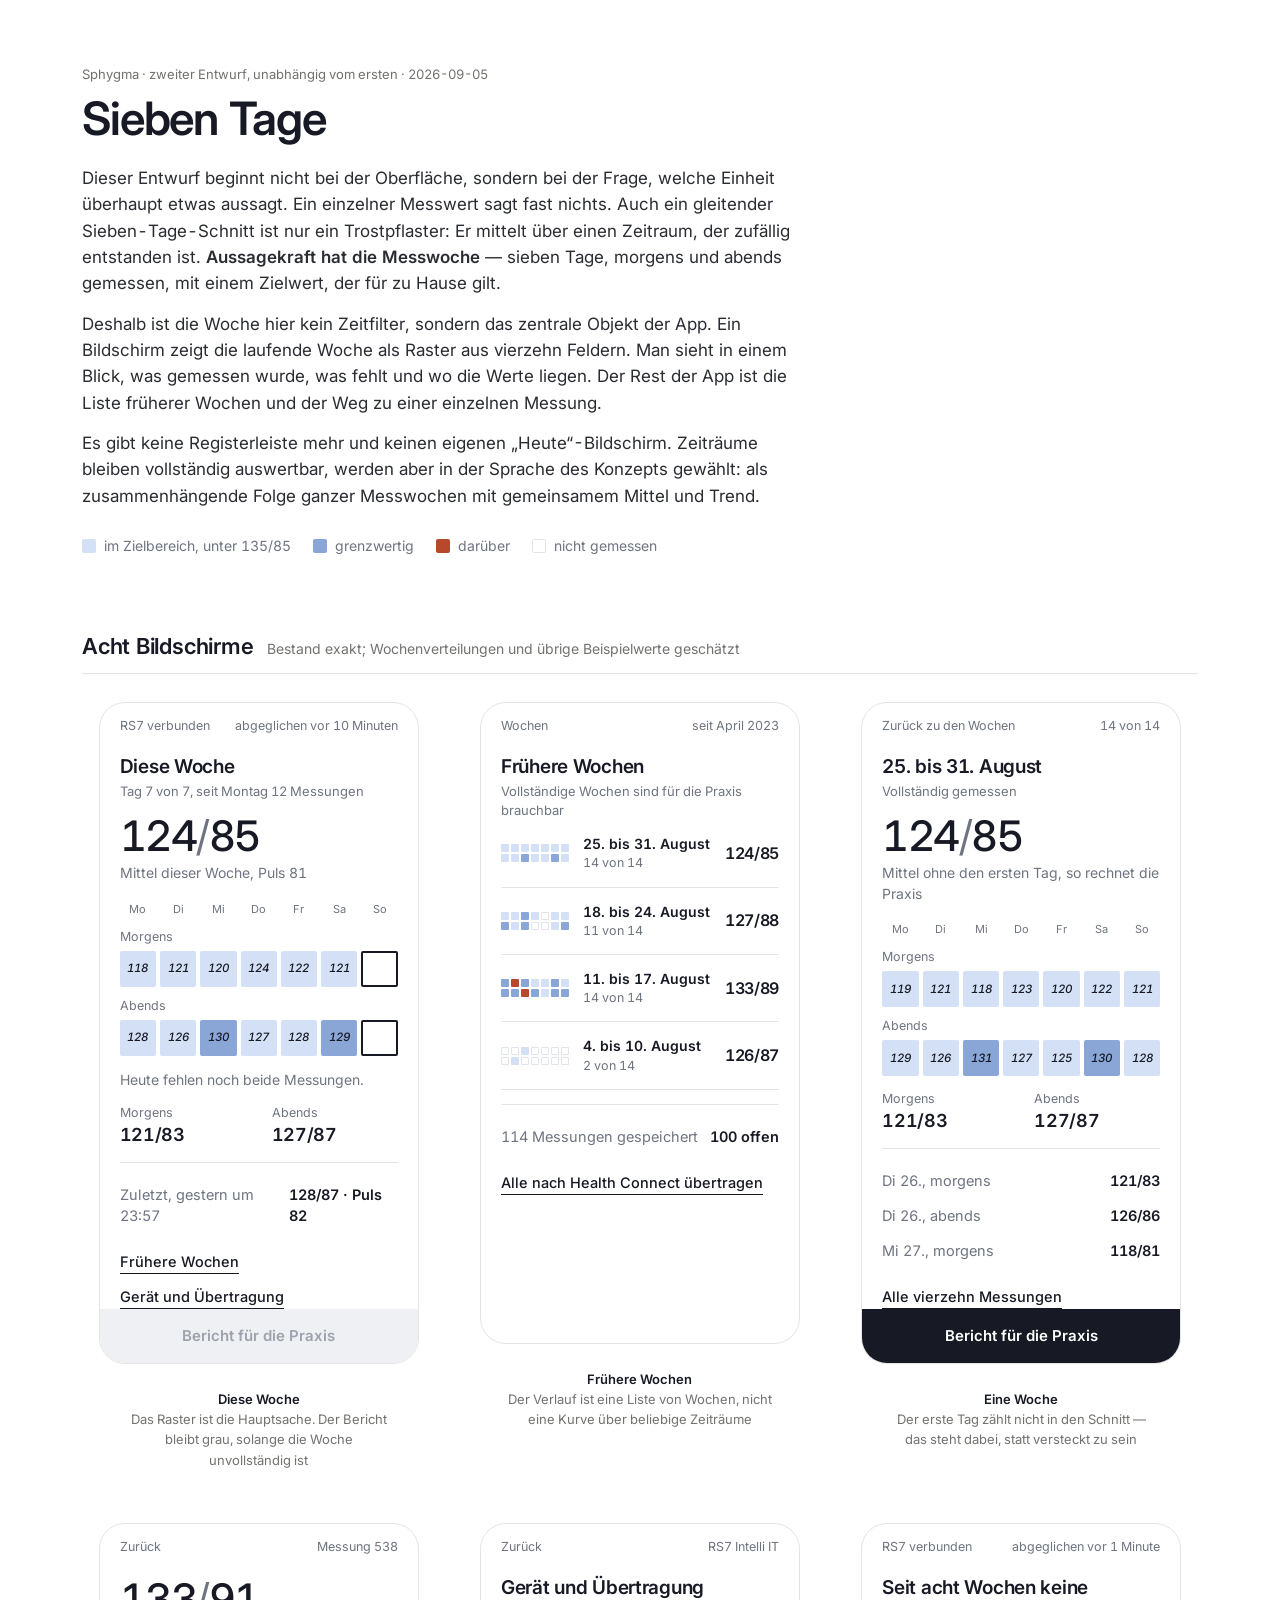
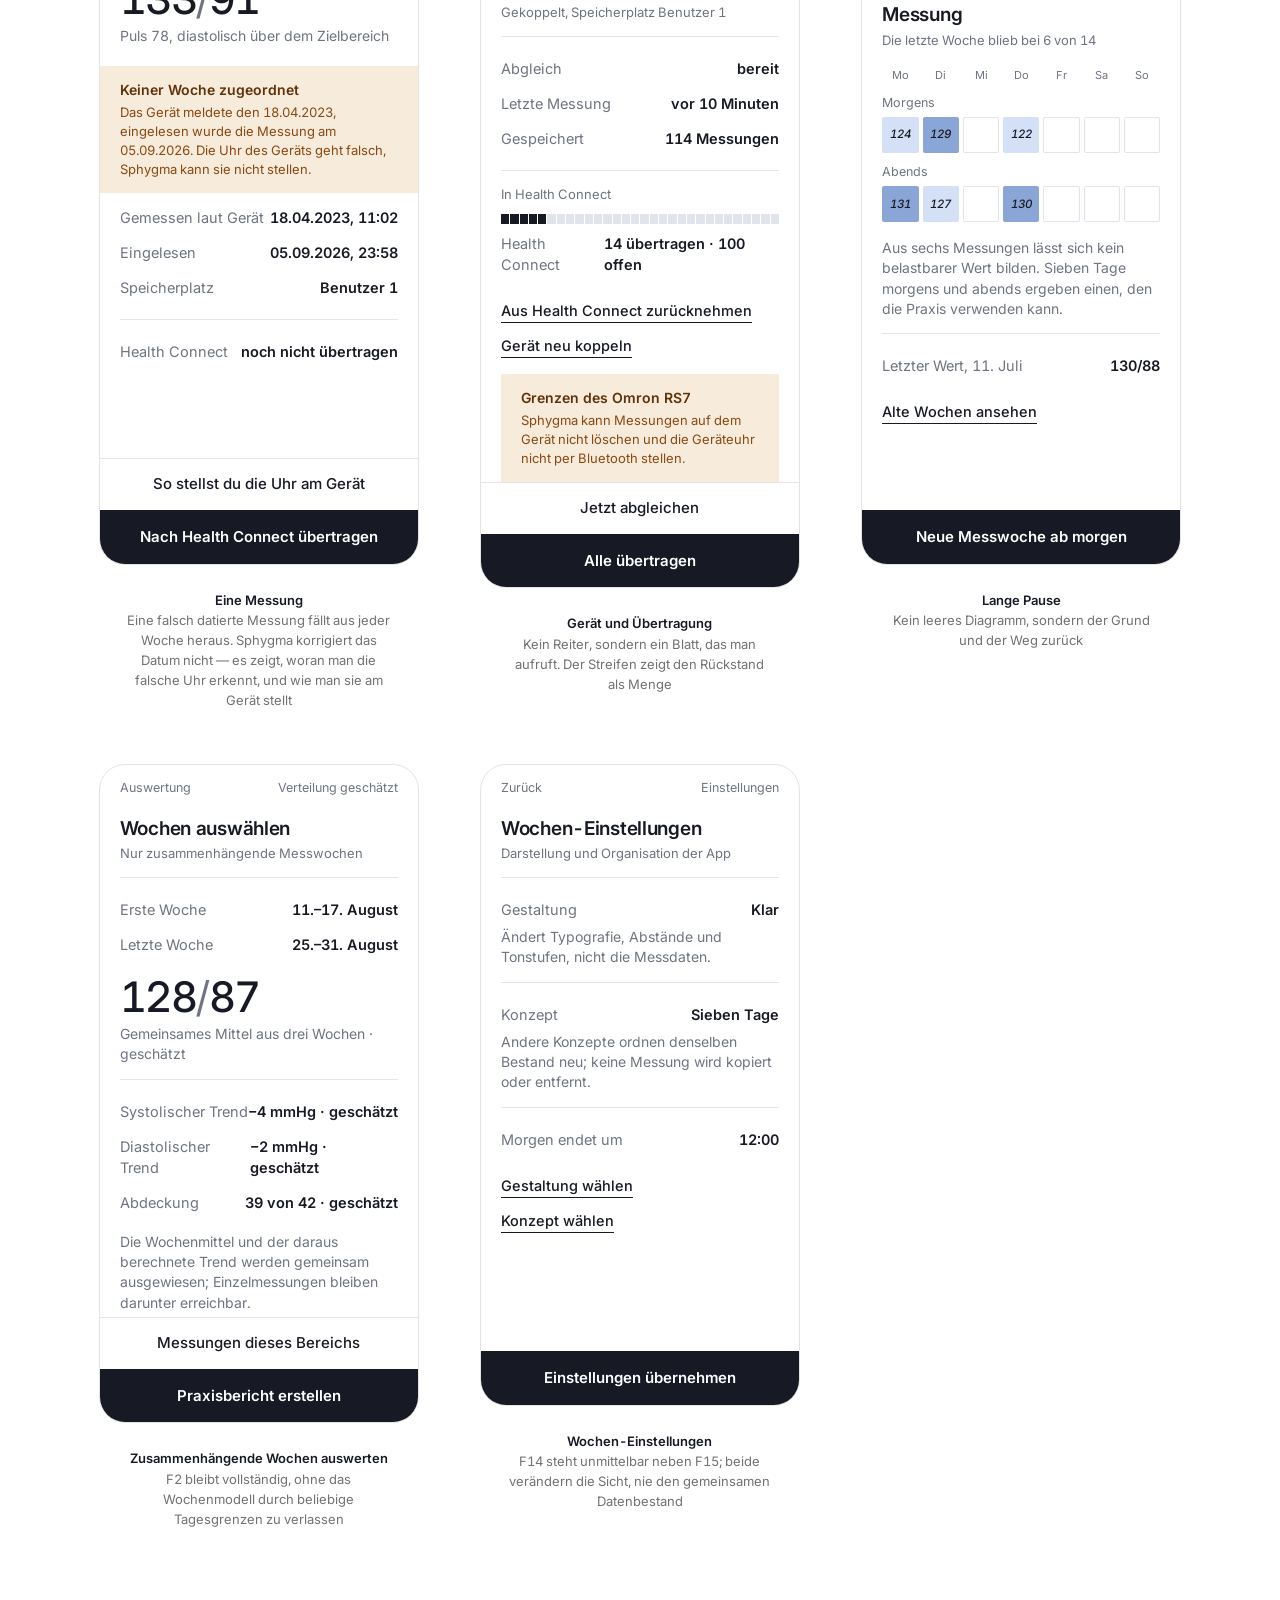
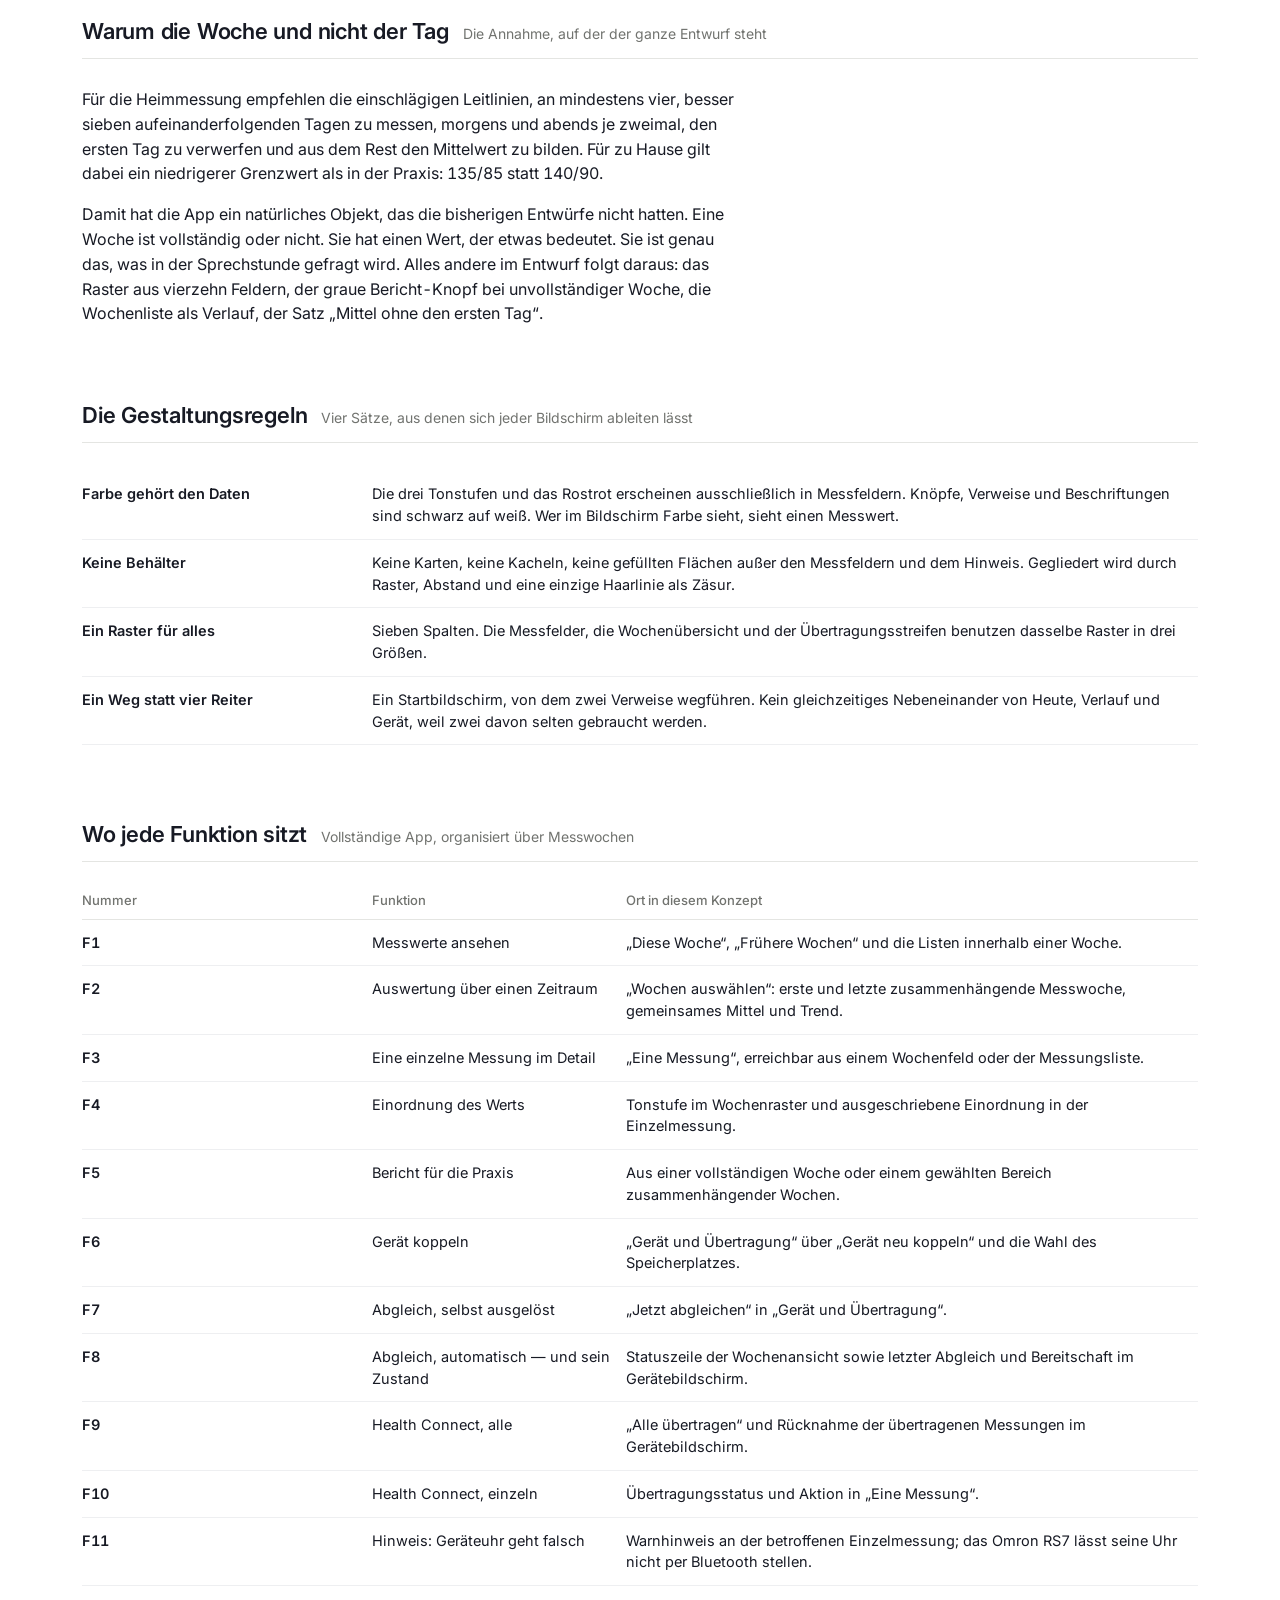
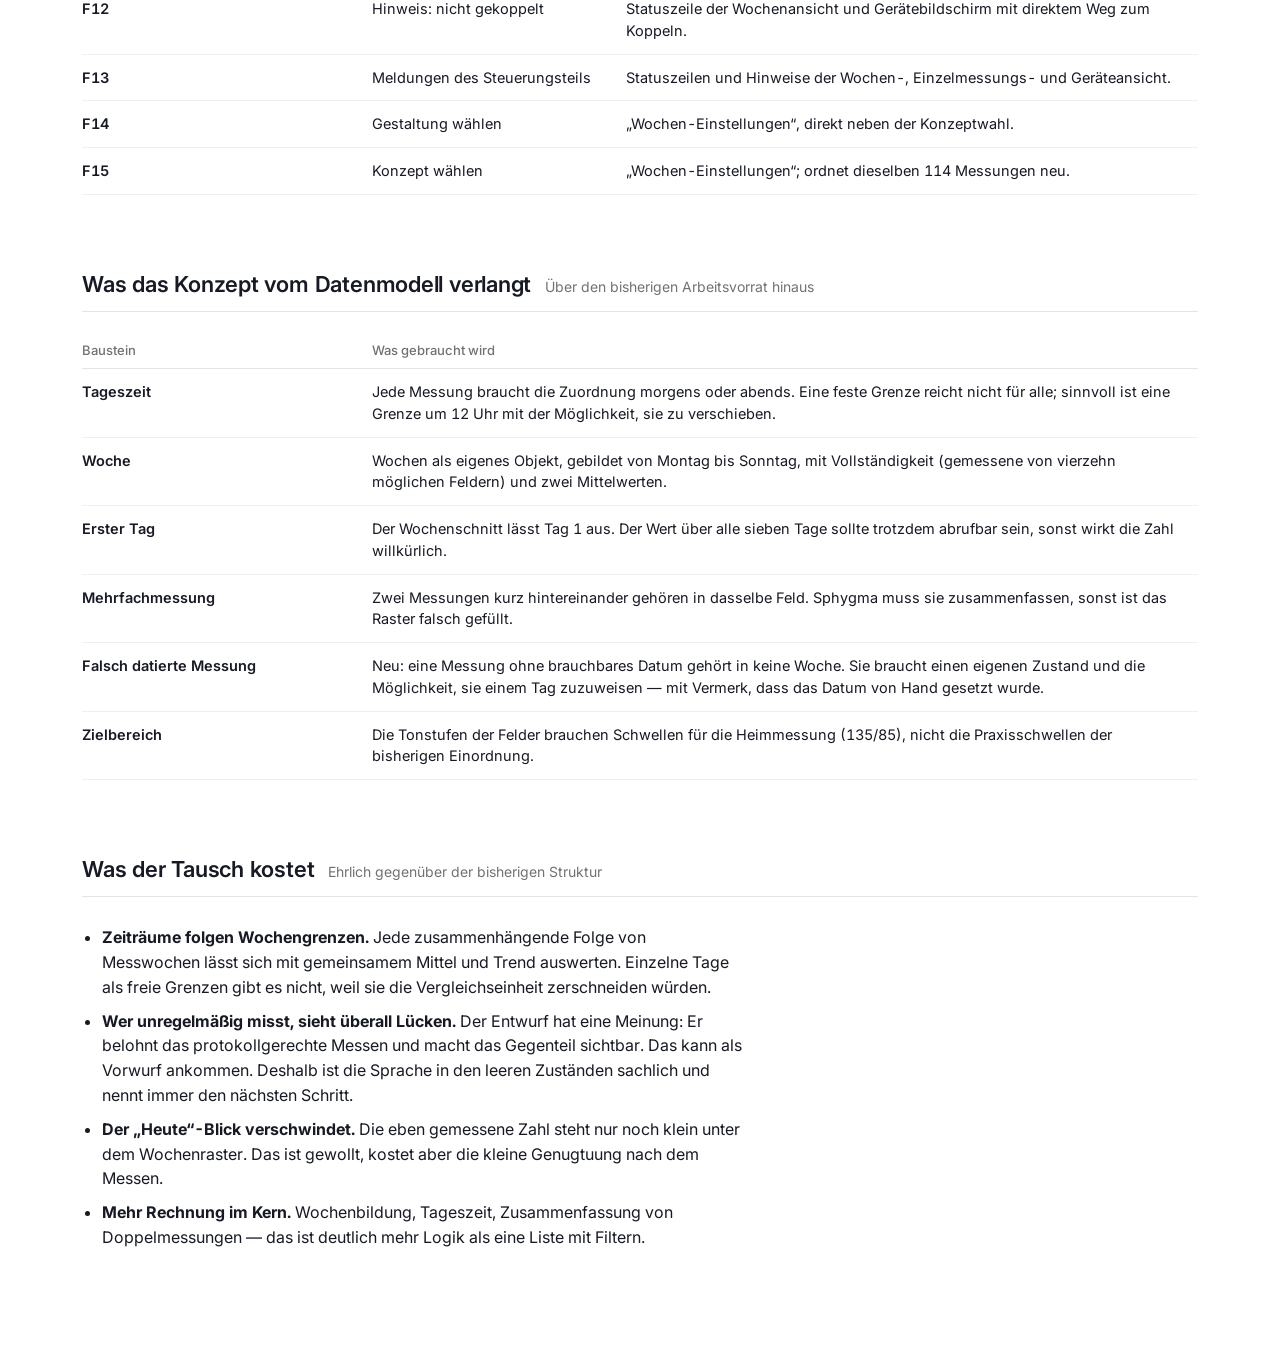
<file: docs/design/sieben-tage.html>
<!DOCTYPE html>
<html lang="de">
<head>
<meta charset="utf-8">
<meta name="viewport" content="width=device-width, initial-scale=1">
<title>Sphygma · Zweiter Entwurf: Sieben Tage</title>
<link rel="preconnect" href="https://fonts.googleapis.com">
<link rel="preconnect" href="https://fonts.gstatic.com" crossorigin>
<link href="https://fonts.googleapis.com/css2?family=Inter:wght@400;500;600&display=swap" rel="stylesheet">
<style>
  :root{
    --ink:#171A24;
    --muted:#6E7480;
    --hair:#E1E4EA;
    --z1:#D3E0F5;   /* im Zielbereich */
    --z2:#8AA6D6;   /* grenzwertig */
    --z3:#B8482C;   /* darüber */
    --warn:#8A4A12;
    --warn-bg:#F7EBDC;

    --tafel-bg:#FFFFFF;
    --tafel-muted:#71736F;
    --tafel-line:#E4E5E2;
  }
  *{box-sizing:border-box;}
  body{margin:0; background:var(--tafel-bg); color:var(--ink);
    font-family:Inter,-apple-system,"Segoe UI",Roboto,"Helvetica Neue",Arial,sans-serif;
    font-size:16px; line-height:1.55; font-variant-numeric:tabular-nums;}
  .wrap{max-width:1180px; margin:0 auto; padding:64px 32px 96px;}

  .kicker{font-size:13px; color:var(--tafel-muted); margin:0 0 10px;}
  h1{font-size:46px; line-height:1.06; font-weight:600; letter-spacing:-.025em; margin:0 0 22px; max-width:14ch;}
  .lede{max-width:66ch; font-size:17px; margin:0 0 14px; color:#2A2C32;}
  .lede strong{font-weight:600;}
  h2{font-size:22px; font-weight:600; letter-spacing:-.01em; margin:0;}
  .sec-head{display:flex; align-items:baseline; gap:14px; flex-wrap:wrap;
    border-bottom:1px solid var(--tafel-line); padding-bottom:10px; margin:72px 0 28px;}
  .sec-head p{margin:0; color:var(--tafel-muted); font-size:14px;}
  .note{max-width:66ch;}
  ul{max-width:66ch; padding-left:20px;} li{margin-bottom:9px;}
  code{font-family:ui-monospace,SFMono-Regular,Menlo,Consolas,monospace; font-size:.88em; background:#F2F3F5; padding:1px 5px; border-radius:3px;}

  .legend{display:flex; gap:22px; flex-wrap:wrap; margin:0 0 8px; font-size:14px; color:var(--muted);}
  .legend span{display:flex; align-items:center; gap:8px;}
  .sw{width:14px; height:14px; border-radius:2px; display:inline-block;}

  /* ---------- Bildschirme ---------- */
  .screens{display:grid; grid-template-columns:repeat(auto-fit,minmax(300px,1fr)); gap:40px 28px; align-items:start;}
  .slot{display:flex; flex-direction:column; align-items:center; gap:12px;}
  .cap{font-size:13px; color:var(--tafel-muted); text-align:center; max-width:33ch;}
  .cap b{display:block; color:var(--ink); font-weight:600;}

  .phone{width:320px; border:1px solid var(--tafel-line); border-radius:26px; overflow:hidden; background:#fff;}
  .scr{display:flex; flex-direction:column; min-height:640px; padding:0; font-size:15px; line-height:1.45;}
  .pad{padding:0 20px;}
  .grow{flex:1 1 auto;}

  .status{display:flex; justify-content:space-between; align-items:center;
    padding:14px 20px 0; font-size:12.5px; color:var(--muted);}
  .titel{font-size:19px; font-weight:600; letter-spacing:-.015em; margin:18px 0 2px;}
  .klein{font-size:13px; color:var(--muted); margin:0;}
  .schnitt{font-size:42px; font-weight:500; letter-spacing:-.035em; line-height:1; margin:14px 0 6px;}
  .schnitt .s{font-weight:400; color:var(--muted);}
  .satz{font-size:14px; color:var(--muted); margin:0 0 4px;}
  .zeile{display:flex; justify-content:space-between; align-items:baseline; padding:7px 0; font-size:14.5px;}
  .zeile .k{color:var(--muted);}
  .zeile .v{font-weight:600;}
  .trenn{height:1px; background:var(--hair); margin:14px 0;}

  /* Das Raster ist die Hauptsache */
  .tage{display:grid; grid-template-columns:repeat(7,1fr); gap:4px; margin:18px 0 6px;}
  .tage span{font-size:11px; color:var(--muted); text-align:center;}
  .reihe-lab{font-size:12.5px; color:var(--muted); margin:10px 0 5px;}
  .reihe{display:grid; grid-template-columns:repeat(7,1fr); gap:4px;}
  .z{height:36px; border-radius:2px; display:flex; align-items:center; justify-content:center;
     font-size:11.5px; font-weight:500; color:var(--ink);}
  .z.a{background:var(--z1);} .z.b{background:var(--z2);} .z.c{background:var(--z3); color:#fff;}
  .z.leer{background:transparent; box-shadow:inset 0 0 0 1px var(--hair);}
  .z.heute{box-shadow:inset 0 0 0 2px var(--ink);}

  .paar{display:flex; gap:26px; margin-top:14px;}
  .paar div{flex:1;}
  .paar .k{font-size:12.5px; color:var(--muted);}
  .paar .v{font-size:18px; font-weight:600; letter-spacing:-.02em;}

  /* Wochenliste */
  .wz{display:flex; align-items:center; gap:14px; padding:14px 0; border-bottom:1px solid var(--hair);}
  .mini{display:grid; grid-template-columns:repeat(7,8px); gap:2px;}
  .mini i{height:8px; border-radius:1px; display:block;}
  .mini i.a{background:var(--z1);} .mini i.b{background:var(--z2);} .mini i.c{background:var(--z3);}
  .mini i.leer{box-shadow:inset 0 0 0 1px var(--hair);}
  .wz .txt{flex:1;}
  .wz .d{font-size:14px; font-weight:600;}
  .wz .m{font-size:12.5px; color:var(--muted);}
  .wz .w{font-size:16px; font-weight:600; letter-spacing:-.02em;}

  /* Übertragungsstreifen */
  .streifen{display:flex; gap:1px; margin:10px 0 2px;}
  .streifen i{flex:1; height:10px; background:var(--hair);}
  .streifen i.on{background:var(--ink);}

  .hinweis{background:var(--warn-bg); color:var(--warn); padding:14px 20px; margin:16px 0 0;}
  .hinweis b{display:block; color:#5F3208; font-weight:600; margin-bottom:3px; font-size:14px;}
  .hinweis p{margin:0; font-size:13px; line-height:1.45;}

  .link{font-size:14.5px; font-weight:500; border-bottom:1.5px solid var(--ink); padding-bottom:1px;}
  .links{display:flex; flex-direction:column; gap:12px; align-items:flex-start; margin-top:18px;}

  .haupt{margin:0; border:0; width:100%; background:var(--ink); color:#fff; font:inherit;
    font-weight:600; font-size:15px; padding:16px; text-align:center;}
  .haupt.aus{background:#EFF0F3; color:#9DA2AC;}
  .neben{margin:0; border:0; width:100%; background:#fff; color:var(--ink); font:inherit;
    font-weight:500; font-size:15px; padding:15px 16px; text-align:center; box-shadow:inset 0 1px 0 var(--hair);}

  table{width:100%; border-collapse:collapse; margin-top:6px;}
  th{text-align:left; font-size:13px; font-weight:500; color:var(--tafel-muted); padding:0 14px 8px 0; border-bottom:1px solid var(--tafel-line);}
  td{vertical-align:top; padding:12px 14px 12px 0; border-bottom:1px solid #EEEFF1; font-size:14.5px; line-height:1.5;}
  td:first-child{font-weight:600; width:26%;}

  @media print{ .wrap{padding:0;} .slot,.phone{break-inside:avoid;} .sec-head{margin-top:34px;} }
</style>
</head>
<body>
<div class="wrap">

  <p class="kicker">Sphygma · zweiter Entwurf, unabhängig vom ersten · 2026-09-05</p>
  <h1>Sieben Tage</h1>

  <p class="lede">Dieser Entwurf beginnt nicht bei der Oberfläche, sondern bei der Frage, welche Einheit überhaupt etwas aussagt. Ein einzelner Messwert sagt fast nichts. Auch ein gleitender Sieben-Tage-Schnitt ist nur ein Trostpflaster: Er mittelt über einen Zeitraum, der zufällig entstanden ist. <strong>Aussagekraft hat die Messwoche</strong> — sieben Tage, morgens und abends gemessen, mit einem Zielwert, der für zu Hause gilt.</p>

  <p class="lede">Deshalb ist die Woche hier kein Zeitfilter, sondern das zentrale Objekt der App. Ein Bildschirm zeigt die laufende Woche als Raster aus vierzehn Feldern. Man sieht in einem Blick, was gemessen wurde, was fehlt und wo die Werte liegen. Der Rest der App ist die Liste früherer Wochen und der Weg zu einer einzelnen Messung.</p>

  <p class="lede">Es gibt keine Registerleiste mehr und keinen eigenen „Heute“-Bildschirm. Zeiträume bleiben vollständig auswertbar, werden aber in der Sprache des Konzepts gewählt: als zusammenhängende Folge ganzer Messwochen mit gemeinsamem Mittel und Trend.</p>

  <div class="legend" style="margin-top:26px;">
    <span><i class="sw" style="background:var(--z1)"></i>im Zielbereich, unter 135/85</span>
    <span><i class="sw" style="background:var(--z2)"></i>grenzwertig</span>
    <span><i class="sw" style="background:var(--z3)"></i>darüber</span>
    <span><i class="sw" style="box-shadow:inset 0 0 0 1px var(--hair)"></i>nicht gemessen</span>
  </div>

  <div class="sec-head">
    <h2>Acht Bildschirme</h2>
    <p>Bestand exakt; Wochenverteilungen und übrige Beispielwerte geschätzt</p>
  </div>

  <div class="screens">

    <!-- 1 — Diese Woche -->
    <div class="slot">
      <div class="phone"><div class="scr">
        <div class="status"><span>RS7 verbunden</span><span>abgeglichen vor 10 Minuten</span></div>
        <div class="pad">
          <p class="titel">Diese Woche</p>
          <p class="klein">Tag 7 von 7, seit Montag 12 Messungen</p>
          <p class="schnitt">124<span class="s">/</span>85</p>
          <p class="satz">Mittel dieser Woche, Puls 81</p>

          <div class="tage"><span>Mo</span><span>Di</span><span>Mi</span><span>Do</span><span>Fr</span><span>Sa</span><span>So</span></div>
          <p class="reihe-lab">Morgens</p>
          <div class="reihe">
            <i class="z a">118</i><i class="z a">121</i><i class="z a">120</i><i class="z a">124</i><i class="z a">122</i><i class="z a">121</i><i class="z leer heute"></i>
          </div>
          <p class="reihe-lab">Abends</p>
          <div class="reihe">
            <i class="z a">128</i><i class="z a">126</i><i class="z b">130</i><i class="z a">127</i><i class="z a">128</i><i class="z b">129</i><i class="z leer heute"></i>
          </div>

          <p class="satz" style="margin-top:14px;">Heute fehlen noch beide Messungen.</p>

          <div class="paar">
            <div><div class="k">Morgens</div><div class="v">121/83</div></div>
            <div><div class="k">Abends</div><div class="v">127/87</div></div>
          </div>

          <div class="trenn"></div>
          <div class="zeile"><span class="k">Zuletzt, gestern um 23:57</span><span class="v">128/87 · Puls 82</span></div>

          <div class="links">
            <span class="link">Frühere Wochen</span>
            <span class="link">Gerät und Übertragung</span>
          </div>
        </div>
        <div class="grow"></div>
        <button class="haupt aus">Bericht für die Praxis</button>
      </div></div>
      <p class="cap"><b>Diese Woche</b>Das Raster ist die Hauptsache. Der Bericht bleibt grau, solange die Woche unvollständig ist</p>
    </div>

    <!-- 2 — Frühere Wochen -->
    <div class="slot">
      <div class="phone"><div class="scr">
        <div class="status"><span>Wochen</span><span>seit April 2023</span></div>
        <div class="pad">
          <p class="titel">Frühere Wochen</p>
          <p class="klein">Vollständige Wochen sind für die Praxis brauchbar</p>

          <div class="wz">
            <div class="mini">
              <i class="a"></i><i class="a"></i><i class="a"></i><i class="a"></i><i class="a"></i><i class="a"></i><i class="a"></i>
              <i class="a"></i><i class="a"></i><i class="b"></i><i class="a"></i><i class="a"></i><i class="b"></i><i class="a"></i>
            </div>
            <div class="txt"><div class="d">25. bis 31. August</div><div class="m">14 von 14</div></div>
            <div class="w">124/85</div>
          </div>

          <div class="wz">
            <div class="mini">
              <i class="a"></i><i class="a"></i><i class="b"></i><i class="a"></i><i class="leer"></i><i class="a"></i><i class="a"></i>
              <i class="b"></i><i class="a"></i><i class="b"></i><i class="leer"></i><i class="leer"></i><i class="a"></i><i class="b"></i>
            </div>
            <div class="txt"><div class="d">18. bis 24. August</div><div class="m">11 von 14</div></div>
            <div class="w">127/88</div>
          </div>

          <div class="wz">
            <div class="mini">
              <i class="b"></i><i class="c"></i><i class="b"></i><i class="a"></i><i class="a"></i><i class="b"></i><i class="a"></i>
              <i class="b"></i><i class="b"></i><i class="c"></i><i class="b"></i><i class="a"></i><i class="b"></i><i class="b"></i>
            </div>
            <div class="txt"><div class="d">11. bis 17. August</div><div class="m">14 von 14</div></div>
            <div class="w">133/89</div>
          </div>

          <div class="wz">
            <div class="mini">
              <i class="leer"></i><i class="leer"></i><i class="a"></i><i class="leer"></i><i class="leer"></i><i class="leer"></i><i class="leer"></i>
              <i class="leer"></i><i class="a"></i><i class="leer"></i><i class="leer"></i><i class="leer"></i><i class="leer"></i><i class="leer"></i>
            </div>
            <div class="txt"><div class="d">4. bis 10. August</div><div class="m">2 von 14</div></div>
            <div class="w">126/87</div>
          </div>

          <div class="trenn"></div>
          <div class="zeile"><span class="k">114 Messungen gespeichert</span><span class="v">100 offen</span></div>
          <div class="links"><span class="link">Alle nach Health Connect übertragen</span></div>
        </div>
        <div class="grow"></div>
      </div></div>
      <p class="cap"><b>Frühere Wochen</b>Der Verlauf ist eine Liste von Wochen, nicht eine Kurve über beliebige Zeiträume</p>
    </div>

    <!-- 3 — Eine Woche -->
    <div class="slot">
      <div class="phone"><div class="scr">
        <div class="status"><span>Zurück zu den Wochen</span><span>14 von 14</span></div>
        <div class="pad">
          <p class="titel">25. bis 31. August</p>
          <p class="klein">Vollständig gemessen</p>
          <p class="schnitt">124<span class="s">/</span>85</p>
          <p class="satz">Mittel ohne den ersten Tag, so rechnet die Praxis</p>

          <div class="tage"><span>Mo</span><span>Di</span><span>Mi</span><span>Do</span><span>Fr</span><span>Sa</span><span>So</span></div>
          <p class="reihe-lab">Morgens</p>
          <div class="reihe">
            <i class="z a">119</i><i class="z a">121</i><i class="z a">118</i><i class="z a">123</i><i class="z a">120</i><i class="z a">122</i><i class="z a">121</i>
          </div>
          <p class="reihe-lab">Abends</p>
          <div class="reihe">
            <i class="z a">129</i><i class="z a">126</i><i class="z b">131</i><i class="z a">127</i><i class="z a">125</i><i class="z b">130</i><i class="z a">128</i>
          </div>

          <div class="paar">
            <div><div class="k">Morgens</div><div class="v">121/83</div></div>
            <div><div class="k">Abends</div><div class="v">127/87</div></div>
          </div>

          <div class="trenn"></div>
          <div class="zeile"><span class="k">Di 26., morgens</span><span class="v">121/83</span></div>
          <div class="zeile"><span class="k">Di 26., abends</span><span class="v">126/86</span></div>
          <div class="zeile"><span class="k">Mi 27., morgens</span><span class="v">118/81</span></div>
          <div class="links"><span class="link">Alle vierzehn Messungen</span></div>
        </div>
        <div class="grow"></div>
        <button class="haupt">Bericht für die Praxis</button>
      </div></div>
      <p class="cap"><b>Eine Woche</b>Der erste Tag zählt nicht in den Schnitt — das steht dabei, statt versteckt zu sein</p>
    </div>

    <!-- 4 — Eine Messung -->
    <div class="slot">
      <div class="phone"><div class="scr">
        <div class="status"><span>Zurück</span><span>Messung 538</span></div>
        <div class="pad">
          <p class="schnitt" style="margin-top:22px;">133<span class="s">/</span>91</p>
          <p class="satz">Puls 78, diastolisch über dem Zielbereich</p>
        </div>

        <div class="hinweis">
          <b>Keiner Woche zugeordnet</b>
          <p>Das Gerät meldete den 18.04.2023, eingelesen wurde die Messung am 05.09.2026. Die Uhr des Geräts geht falsch, Sphygma kann sie nicht stellen.</p>
        </div>

        <div class="pad">
          <div class="zeile" style="padding-top:14px;"><span class="k">Gemessen laut Gerät</span><span class="v">18.04.2023, 11:02</span></div>
          <div class="zeile"><span class="k">Eingelesen</span><span class="v">05.09.2026, 23:58</span></div>
          <div class="zeile"><span class="k">Speicherplatz</span><span class="v">Benutzer 1</span></div>
          <div class="trenn"></div>
          <div class="zeile"><span class="k">Health Connect</span><span class="v">noch nicht übertragen</span></div>
        </div>

        <div class="grow"></div>
        <button class="neben">So stellst du die Uhr am Gerät</button>
        <button class="haupt">Nach Health Connect übertragen</button>
      </div></div>
      <p class="cap"><b>Eine Messung</b>Eine falsch datierte Messung fällt aus jeder Woche heraus. Sphygma korrigiert das Datum nicht — es zeigt, woran man die falsche Uhr erkennt, und wie man sie am Gerät stellt</p>
    </div>

    <!-- 5 — Gerät -->
    <div class="slot">
      <div class="phone"><div class="scr">
        <div class="status"><span>Zurück</span><span>RS7 Intelli IT</span></div>
        <div class="pad">
          <p class="titel">Gerät und Übertragung</p>
          <p class="klein">Gekoppelt, Speicherplatz Benutzer 1</p>

          <div class="trenn"></div>
          <div class="zeile"><span class="k">Abgleich</span><span class="v">bereit</span></div>
          <div class="zeile"><span class="k">Letzte Messung</span><span class="v">vor 10 Minuten</span></div>
          <div class="zeile"><span class="k">Gespeichert</span><span class="v">114 Messungen</span></div>

          <div class="trenn"></div>
          <p class="klein" style="margin-bottom:2px;">In Health Connect</p>
          <div class="streifen">
            <i class="on"></i><i class="on"></i><i class="on"></i><i class="on"></i><i class="on"></i><i></i><i></i><i></i><i></i><i></i>
            <i></i><i></i><i></i><i></i><i></i><i></i><i></i><i></i><i></i><i></i>
            <i></i><i></i><i></i><i></i><i></i><i></i><i></i><i></i><i></i><i></i>
          </div>
          <div class="zeile"><span class="k">Health Connect</span><span class="v">14 übertragen · 100 offen</span></div>

          <div class="links">
            <span class="link">Aus Health Connect zurücknehmen</span>
            <span class="link">Gerät neu koppeln</span>
          </div>
          <div class="hinweis"><b>Grenzen des Omron RS7</b><p>Sphygma kann Messungen auf dem Gerät nicht löschen und die Geräteuhr nicht per Bluetooth stellen.</p></div>
        </div>
        <div class="grow"></div>
        <button class="neben">Jetzt abgleichen</button>
        <button class="haupt">Alle übertragen</button>
      </div></div>
      <p class="cap"><b>Gerät und Übertragung</b>Kein Reiter, sondern ein Blatt, das man aufruft. Der Streifen zeigt den Rückstand als Menge</p>
    </div>

    <!-- 6 — Lange Pause -->
    <div class="slot">
      <div class="phone"><div class="scr">
        <div class="status"><span>RS7 verbunden</span><span>abgeglichen vor 1 Minute</span></div>
        <div class="pad">
          <p class="titel">Seit acht Wochen keine Messung</p>
          <p class="klein">Die letzte Woche blieb bei 6 von 14</p>

          <div class="tage"><span>Mo</span><span>Di</span><span>Mi</span><span>Do</span><span>Fr</span><span>Sa</span><span>So</span></div>
          <p class="reihe-lab">Morgens</p>
          <div class="reihe">
            <i class="z a">124</i><i class="z b">129</i><i class="z leer"></i><i class="z a">122</i><i class="z leer"></i><i class="z leer"></i><i class="z leer"></i>
          </div>
          <p class="reihe-lab">Abends</p>
          <div class="reihe">
            <i class="z b">131</i><i class="z a">127</i><i class="z leer"></i><i class="z b">130</i><i class="z leer"></i><i class="z leer"></i><i class="z leer"></i>
          </div>

          <p class="satz" style="margin-top:16px;">Aus sechs Messungen lässt sich kein belastbarer Wert bilden. Sieben Tage morgens und abends ergeben einen, den die Praxis verwenden kann.</p>

          <div class="trenn"></div>
          <div class="zeile"><span class="k">Letzter Wert, 11. Juli</span><span class="v">130/88</span></div>
          <div class="links"><span class="link">Alte Wochen ansehen</span></div>
        </div>
        <div class="grow"></div>
        <button class="haupt">Neue Messwoche ab morgen</button>
      </div></div>
      <p class="cap"><b>Lange Pause</b>Kein leeres Diagramm, sondern der Grund und der Weg zurück</p>
    </div>

    <!-- 7 — Wochen auswerten -->
    <div class="slot">
      <div class="phone"><div class="scr">
        <div class="status"><span>Auswertung</span><span>Verteilung geschätzt</span></div>
        <div class="pad">
          <p class="titel">Wochen auswählen</p>
          <p class="klein">Nur zusammenhängende Messwochen</p>
          <div class="trenn"></div>
          <div class="zeile"><span class="k">Erste Woche</span><span class="v">11.–17. August</span></div>
          <div class="zeile"><span class="k">Letzte Woche</span><span class="v">25.–31. August</span></div>
          <p class="schnitt">128<span class="s">/</span>87</p>
          <p class="satz">Gemeinsames Mittel aus drei Wochen · geschätzt</p>
          <div class="trenn"></div>
          <div class="zeile"><span class="k">Systolischer Trend</span><span class="v">−4 mmHg · geschätzt</span></div>
          <div class="zeile"><span class="k">Diastolischer Trend</span><span class="v">−2 mmHg · geschätzt</span></div>
          <div class="zeile"><span class="k">Abdeckung</span><span class="v">39 von 42 · geschätzt</span></div>
          <p class="satz" style="margin-top:12px;">Die Wochenmittel und der daraus berechnete Trend werden gemeinsam ausgewiesen; Einzelmessungen bleiben darunter erreichbar.</p>
        </div>
        <div class="grow"></div>
        <button class="neben">Messungen dieses Bereichs</button>
        <button class="haupt">Praxisbericht erstellen</button>
      </div></div>
      <p class="cap"><b>Zusammenhängende Wochen auswerten</b>F2 bleibt vollständig, ohne das Wochenmodell durch beliebige Tagesgrenzen zu verlassen</p>
    </div>

    <!-- 8 — Wochen-Einstellungen -->
    <div class="slot">
      <div class="phone"><div class="scr">
        <div class="status"><span>Zurück</span><span>Einstellungen</span></div>
        <div class="pad">
          <p class="titel">Wochen-Einstellungen</p>
          <p class="klein">Darstellung und Organisation der App</p>
          <div class="trenn"></div>
          <div class="zeile"><span class="k">Gestaltung</span><span class="v">Klar</span></div>
          <p class="satz">Ändert Typografie, Abstände und Tonstufen, nicht die Messdaten.</p>
          <div class="trenn"></div>
          <div class="zeile"><span class="k">Konzept</span><span class="v">Sieben Tage</span></div>
          <p class="satz">Andere Konzepte ordnen denselben Bestand neu; keine Messung wird kopiert oder entfernt.</p>
          <div class="trenn"></div>
          <div class="zeile"><span class="k">Morgen endet um</span><span class="v">12:00</span></div>
          <div class="links"><span class="link">Gestaltung wählen</span><span class="link">Konzept wählen</span></div>
        </div>
        <div class="grow"></div>
        <button class="haupt">Einstellungen übernehmen</button>
      </div></div>
      <p class="cap"><b>Wochen-Einstellungen</b>F14 steht unmittelbar neben F15; beide verändern die Sicht, nie den gemeinsamen Datenbestand</p>
    </div>

  </div>

  <div class="sec-head">
    <h2>Warum die Woche und nicht der Tag</h2>
    <p>Die Annahme, auf der der ganze Entwurf steht</p>
  </div>

  <p class="note">Für die Heimmessung empfehlen die einschlägigen Leitlinien, an mindestens vier, besser sieben aufeinanderfolgenden Tagen zu messen, morgens und abends je zweimal, den ersten Tag zu verwerfen und aus dem Rest den Mittelwert zu bilden. Für zu Hause gilt dabei ein niedrigerer Grenzwert als in der Praxis: 135/85 statt 140/90.</p>

  <p class="note" style="margin-top:14px;">Damit hat die App ein natürliches Objekt, das die bisherigen Entwürfe nicht hatten. Eine Woche ist vollständig oder nicht. Sie hat einen Wert, der etwas bedeutet. Sie ist genau das, was in der Sprechstunde gefragt wird. Alles andere im Entwurf folgt daraus: das Raster aus vierzehn Feldern, der graue Bericht-Knopf bei unvollständiger Woche, die Wochenliste als Verlauf, der Satz „Mittel ohne den ersten Tag“.</p>

  <div class="sec-head">
    <h2>Die Gestaltungsregeln</h2>
    <p>Vier Sätze, aus denen sich jeder Bildschirm ableiten lässt</p>
  </div>

  <table>
    <tbody>
      <tr><td>Farbe gehört den Daten</td><td>Die drei Tonstufen und das Rostrot erscheinen ausschließlich in Messfeldern. Knöpfe, Verweise und Beschriftungen sind schwarz auf weiß. Wer im Bildschirm Farbe sieht, sieht einen Messwert.</td></tr>
      <tr><td>Keine Behälter</td><td>Keine Karten, keine Kacheln, keine gefüllten Flächen außer den Messfeldern und dem Hinweis. Gegliedert wird durch Raster, Abstand und eine einzige Haarlinie als Zäsur.</td></tr>
      <tr><td>Ein Raster für alles</td><td>Sieben Spalten. Die Messfelder, die Wochenübersicht und der Übertragungsstreifen benutzen dasselbe Raster in drei Größen.</td></tr>
      <tr><td>Ein Weg statt vier Reiter</td><td>Ein Startbildschirm, von dem zwei Verweise wegführen. Kein gleichzeitiges Nebeneinander von Heute, Verlauf und Gerät, weil zwei davon selten gebraucht werden.</td></tr>
    </tbody>
  </table>

  <div class="sec-head">
    <h2>Wo jede Funktion sitzt</h2>
    <p>Vollständige App, organisiert über Messwochen</p>
  </div>

  <table>
    <thead><tr><th>Nummer</th><th>Funktion</th><th>Ort in diesem Konzept</th></tr></thead>
    <tbody>
      <tr><td>F1</td><td>Messwerte ansehen</td><td>„Diese Woche“, „Frühere Wochen“ und die Listen innerhalb einer Woche.</td></tr>
      <tr><td>F2</td><td>Auswertung über einen Zeitraum</td><td>„Wochen auswählen“: erste und letzte zusammenhängende Messwoche, gemeinsames Mittel und Trend.</td></tr>
      <tr><td>F3</td><td>Eine einzelne Messung im Detail</td><td>„Eine Messung“, erreichbar aus einem Wochenfeld oder der Messungsliste.</td></tr>
      <tr><td>F4</td><td>Einordnung des Werts</td><td>Tonstufe im Wochenraster und ausgeschriebene Einordnung in der Einzelmessung.</td></tr>
      <tr><td>F5</td><td>Bericht für die Praxis</td><td>Aus einer vollständigen Woche oder einem gewählten Bereich zusammenhängender Wochen.</td></tr>
      <tr><td>F6</td><td>Gerät koppeln</td><td>„Gerät und Übertragung“ über „Gerät neu koppeln“ und die Wahl des Speicherplatzes.</td></tr>
      <tr><td>F7</td><td>Abgleich, selbst ausgelöst</td><td>„Jetzt abgleichen“ in „Gerät und Übertragung“.</td></tr>
      <tr><td>F8</td><td>Abgleich, automatisch — und sein Zustand</td><td>Statuszeile der Wochenansicht sowie letzter Abgleich und Bereitschaft im Gerätebildschirm.</td></tr>
      <tr><td>F9</td><td>Health Connect, alle</td><td>„Alle übertragen“ und Rücknahme der übertragenen Messungen im Gerätebildschirm.</td></tr>
      <tr><td>F10</td><td>Health Connect, einzeln</td><td>Übertragungsstatus und Aktion in „Eine Messung“.</td></tr>
      <tr><td>F11</td><td>Hinweis: Geräteuhr geht falsch</td><td>Warnhinweis an der betroffenen Einzelmessung; das Omron RS7 lässt seine Uhr nicht per Bluetooth stellen.</td></tr>
      <tr><td>F12</td><td>Hinweis: nicht gekoppelt</td><td>Statuszeile der Wochenansicht und Gerätebildschirm mit direktem Weg zum Koppeln.</td></tr>
      <tr><td>F13</td><td>Meldungen des Steuerungsteils</td><td>Statuszeilen und Hinweise der Wochen-, Einzelmessungs- und Geräteansicht.</td></tr>
      <tr><td>F14</td><td>Gestaltung wählen</td><td>„Wochen-Einstellungen“, direkt neben der Konzeptwahl.</td></tr>
      <tr><td>F15</td><td>Konzept wählen</td><td>„Wochen-Einstellungen“; ordnet dieselben 114 Messungen neu.</td></tr>
    </tbody>
  </table>

  <div class="sec-head">
    <h2>Was das Konzept vom Datenmodell verlangt</h2>
    <p>Über den bisherigen Arbeitsvorrat hinaus</p>
  </div>

  <table>
    <thead><tr><th>Baustein</th><th>Was gebraucht wird</th></tr></thead>
    <tbody>
      <tr><td>Tageszeit</td><td>Jede Messung braucht die Zuordnung morgens oder abends. Eine feste Grenze reicht nicht für alle; sinnvoll ist eine Grenze um 12 Uhr mit der Möglichkeit, sie zu verschieben.</td></tr>
      <tr><td>Woche</td><td>Wochen als eigenes Objekt, gebildet von Montag bis Sonntag, mit Vollständigkeit (gemessene von vierzehn möglichen Feldern) und zwei Mittelwerten.</td></tr>
      <tr><td>Erster Tag</td><td>Der Wochenschnitt lässt Tag 1 aus. Der Wert über alle sieben Tage sollte trotzdem abrufbar sein, sonst wirkt die Zahl willkürlich.</td></tr>
      <tr><td>Mehrfachmessung</td><td>Zwei Messungen kurz hintereinander gehören in dasselbe Feld. Sphygma muss sie zusammenfassen, sonst ist das Raster falsch gefüllt.</td></tr>
      <tr><td>Falsch datierte Messung</td><td>Neu: eine Messung ohne brauchbares Datum gehört in keine Woche. Sie braucht einen eigenen Zustand und die Möglichkeit, sie einem Tag zuzuweisen — mit Vermerk, dass das Datum von Hand gesetzt wurde.</td></tr>
      <tr><td>Zielbereich</td><td>Die Tonstufen der Felder brauchen Schwellen für die Heimmessung (135/85), nicht die Praxisschwellen der bisherigen Einordnung.</td></tr>
    </tbody>
  </table>

  <div class="sec-head">
    <h2>Was der Tausch kostet</h2>
    <p>Ehrlich gegenüber der bisherigen Struktur</p>
  </div>

  <ul>
    <li><strong>Zeiträume folgen Wochengrenzen.</strong> Jede zusammenhängende Folge von Messwochen lässt sich mit gemeinsamem Mittel und Trend auswerten. Einzelne Tage als freie Grenzen gibt es nicht, weil sie die Vergleichseinheit zerschneiden würden.</li>
    <li><strong>Wer unregelmäßig misst, sieht überall Lücken.</strong> Der Entwurf hat eine Meinung: Er belohnt das protokollgerechte Messen und macht das Gegenteil sichtbar. Das kann als Vorwurf ankommen. Deshalb ist die Sprache in den leeren Zuständen sachlich und nennt immer den nächsten Schritt.</li>
    <li><strong>Der „Heute“-Blick verschwindet.</strong> Die eben gemessene Zahl steht nur noch klein unter dem Wochenraster. Das ist gewollt, kostet aber die kleine Genugtuung nach dem Messen.</li>
    <li><strong>Mehr Rechnung im Kern.</strong> Wochenbildung, Tageszeit, Zusammenfassung von Doppelmessungen — das ist deutlich mehr Logik als eine Liste mit Filtern.</li>
  </ul>

</div>
</body>
</html>
</file>
<file: docs/design/heute-omron-2026-09-11/style.css>
@font-face{font-family:Archivo;src:url('../../../assets/fonts/Archivo.ttf');font-weight:100 900;font-display:swap}
*{box-sizing:border-box}body{margin:0;background:#eae9e5;color:#242725;font-family:Archivo,Arial,sans-serif}button,select{font:inherit;cursor:pointer}button:focus-visible,a:focus-visible,select:focus-visible{outline:3px solid #2075c9;outline-offset:4px}.gallery-header,main,.gallery-footer{max-width:1280px;margin:auto;padding:48px}.eyebrow{font-size:12px;letter-spacing:2px;font-weight:600}h1{font-size:clamp(32px,4vw,58px);letter-spacing:-2px;line-height:1.08;margin:20px 0}p{line-height:1.6}.gallery-header>p{max-width:800px}.gallery-header nav{display:flex;gap:10px;flex-wrap:wrap;margin:28px 0}nav a{color:inherit;text-decoration:none;border:1px solid #bbbdb4;border-radius:9px;padding:14px 20px;font-weight:600}nav a.selected{color:white;background:#26392f;border-color:#26392f}.controls{display:flex;gap:18px;align-items:center;flex-wrap:wrap}select,.controls button{padding:10px;background:#fff;border:1px solid #b9bcb4;border-radius:6px}.controls label{display:flex;gap:10px;align-items:center}.extras{display:flex;gap:24px;flex-wrap:wrap;margin-top:22px}.fine,.gallery-footer{font-size:13px;color:#51594f}.intro{display:flex;gap:24px;align-items:flex-start;margin:0 0 40px}.proposal-number{font-size:72px;color:#8e998b;line-height:1;font-weight:300}h2{margin:0;font-size:36px}.intro p{margin:12px 0}.principle{font-weight:600}.gallery{display:grid;grid-template-columns:repeat(2,minmax(0,1fr));gap:64px 40px;align-items:start}.variant{min-width:0}.variant-label{display:flex;justify-content:space-between;align-items:center;margin-bottom:16px}.variant-label h3{font-size:23px;margin:0}.variant-label button{border:0;border-bottom:1px solid;background:none;padding:6px}.trait{font-size:13px;min-height:32px;margin:0 0 15px;line-height:1.4;color:#51594f}.phone{--bg:#faf9f7;--fg:#1b1b1a;--muted:#65635e;--line:#ddd9d1;--accent:#465c78;--panel:#fff;--soft:#f1efea;--zone:#eee2c9;color:var(--fg);background:var(--bg);border:1px solid #b3b5ad;border-radius:26px;overflow:hidden;box-shadow:0 12px 30px #1820170c;font-size:16px;min-height:1000px;display:flex;flex-direction:column;font-variant-numeric:tabular-nums}.phone.palette-himmel{--bg:#f2f5fb;--fg:#182034;--muted:#606b7c;--line:#dce4f0;--accent:#3b66b1;--panel:white;--soft:#e9eef8;--zone:#f2e7cb}.phone.palette-flieder{--bg:#fef7ff;--fg:#1d1b20;--muted:#625768;--line:#e0d7e8;--accent:#6750a4;--panel:#f6edfa;--soft:#e8def8;--zone:#eddfce}.phone.palette-nacht{--bg:#14181f;--fg:#e8ecf2;--muted:#a9b1c0;--line:#414650;--accent:#afa7ff;--panel:#1e2229;--soft:#272d38;--zone:#534733}.statusbar{padding:17px 25px 10px;display:flex;justify-content:space-between;font-size:12px;font-weight:600}.status-icons{letter-spacing:3px}.app-header{padding:22px 24px 25px;display:flex;justify-content:space-between;align-items:center}.app-header h4{font-size:32px;font-weight:500;margin:0;letter-spacing:-1px}.gear{width:28px;height:28px}.date{font-size:14px;color:var(--muted);margin-top:6px}.content{padding:0 22px 26px;display:flex;flex-direction:column;gap:20px;flex:1}.panel{background:var(--panel);border-radius:14px;padding:22px;min-width:0}.panel-head{display:flex;align-items:center;justify-content:space-between;gap:8px;margin-bottom:18px}.label{font-size:18px;font-weight:650;display:flex;align-items:center;gap:9px}.label svg{width:22px;height:22px;flex-shrink:0;color:var(--accent)}.time{font-size:14px;color:var(--muted);white-space:nowrap}.value{font-size:64px;font-weight:550;letter-spacing:-2.8px;line-height:1.08;white-space:nowrap}.slash{font-weight:250}.unit{font-size:17px;font-weight:450;letter-spacing:0;color:var(--muted);margin-left:9px}.bp-blocks{display:flex;gap:22px}.bp-blocks>div{flex:1;min-width:0}.bp-blocks b{font-size:55px;font-weight:500;line-height:1;letter-spacing:-2px}.bp-blocks small{display:block;font-size:12px;color:var(--muted);letter-spacing:1px;margin-top:8px}.bp-blocks .unit{display:none}.classification{font-size:13px;margin-top:14px;display:flex;gap:8px;align-items:center;color:var(--muted)}.classification:before{content:'';width:7px;height:7px;background:#a2813d;border-radius:50%;display:inline-block}.periods{display:grid;grid-template-columns:1fr 1fr;gap:16px;border-top:1px solid var(--line);padding-top:20px;margin-top:23px}.periods>div+div{border-left:1px solid var(--line);padding-left:16px}.period-title{font-size:14px;font-weight:600}.small-value{font-size:29px;font-weight:550;letter-spacing:-1px;white-space:nowrap;margin-top:9px}.small-value .unit{display:block;font-size:12px;margin:4px 0 0}.count{font-size:12px;color:var(--muted);margin-top:9px}.pulse-line{display:flex;align-items:baseline;gap:10px}.pulse-line .value{font-size:65px}.pulse-periods{display:flex;gap:28px;margin-top:22px;color:var(--muted);font-size:13px}.pulse-periods b{font-size:20px;color:var(--fg);margin-right:4px}.metadata{border-top:1px solid var(--line);padding-top:16px;margin-top:21px}.tags{display:flex;gap:6px;flex-wrap:wrap}.tag{font-size:12px;padding:6px 9px;background:var(--soft);border-radius:5px}.note{font-size:13px;color:var(--muted);margin:10px 0 0}.all-readings{border:0;background:transparent;color:var(--accent);text-align:left;font-weight:650;font-size:14px;padding:10px 0}.bottom-nav{display:flex;justify-content:space-around;padding:18px 24px 20px;border-top:1px solid var(--line);font-size:13px;gap:20px}.nav-item{text-align:center;color:var(--muted);min-width:95px}.nav-item svg{display:block;width:24px;height:24px;margin:0 auto 7px}.nav-item.active{color:var(--fg)}.nav-item.active svg{background:var(--soft);box-sizing:content-box;padding:6px 20px;margin-top:-6px;margin-bottom:1px;border-radius:20px}.home-line{height:4px;width:90px;background:var(--fg);opacity:.4;border-radius:10px;margin:0 auto 11px}.kicker{font-size:11px;font-weight:600;letter-spacing:1.3px;text-transform:uppercase;color:var(--muted)}.latest-strip{display:flex;justify-content:space-between;align-items:center;gap:12px}.latest-strip strong{font-size:26px;display:block;margin-top:8px}.latest-strip .time{margin-top:4px}.metric-grid{display:grid;grid-template-columns:1fr 1fr 1fr;margin:18px 0 16px}.metric-grid>div{padding:0 12px;border-right:1px solid var(--line)}.metric-grid>div:first-child{padding-left:0}.metric-grid>div:last-child{border:0;padding-right:0}.metric-grid b{font-size:42px;font-weight:550;letter-spacing:-1px}.metric-grid small{font-size:11px;display:block;color:var(--muted);margin-top:5px}.period-detail{border-top:1px solid var(--line);padding-top:14px;display:flex;justify-content:space-between;font-size:12px;color:var(--muted)}.day-summary{display:flex;justify-content:space-between;align-items:center;gap:10px}.day-summary strong{font-size:25px;display:block;line-height:1.4;margin-top:7px}.day-summary .day-count{font-size:46px;line-height:1;text-align:right}.day-count small{display:block;font-size:12px;color:var(--muted);margin-top:7px}.measurement-row{display:grid;grid-template-columns:1fr 90px;gap:16px}.measurement-row .row-bp{min-width:0}.measurement-row .row-pulse{padding-left:17px;border-left:1px solid var(--line);align-self:stretch;display:flex;flex-direction:column;justify-content:center}.row-pulse b{font-size:37px;font-weight:500}.row-pulse small{font-size:12px;color:var(--muted);margin-top:4px}.measurement-row .value{font-size:44px;letter-spacing:-1.5px}.measurement-row .unit{display:block;font-size:12px;margin:5px 0 0}.row-head{font-size:13px;color:var(--muted);margin-bottom:14px;display:flex;justify-content:space-between}.row-head .badge{font-size:10px;letter-spacing:.6px;font-weight:600;color:var(--accent)}.row-tags{font-size:12px;color:var(--muted);margin-top:15px}.mini-metrics{display:grid;grid-template-columns:1.65fr 1fr;gap:14px}.mini-metrics .panel{padding:20px 17px}.mini-metrics .value{font-size:40px;letter-spacing:-1.5px}.mini-metrics .unit{display:block;margin:6px 0 0;font-size:13px}.mini-metrics .label{font-size:15px}.mini-metrics .label svg{width:18px}.chart-tabs{display:flex;gap:5px;margin-bottom:18px;background:var(--soft);padding:4px;border-radius:8px}.chart-tabs button{flex:1;background:transparent;color:var(--muted);border:0;border-radius:5px;padding:9px 6px;font-size:13px}.chart-tabs button.on{background:var(--panel);color:var(--fg);font-weight:650;box-shadow:0 1px 4px #0001}.chart{width:100%;height:auto;display:block;overflow:visible}.chart text{font:12px Archivo,sans-serif;fill:var(--muted)}.chart .gridline{stroke:var(--line);stroke-width:1}.chart .curve{stroke:var(--accent);stroke-width:2;fill:none}.chart .dot{stroke:var(--accent);fill:var(--accent);stroke-width:2}.chart .dia{fill:var(--panel)}.chart-legend{font-size:12px;display:flex;gap:18px;color:var(--muted);margin-top:9px}.chart-hint{font-size:11px;color:var(--muted);line-height:1.5;margin:10px 0 0}.chart-points{display:flex;gap:5px;flex-wrap:wrap;margin-top:14px}.chart-points button{font-size:11px;border:1px solid var(--line);background:transparent;color:var(--fg);padding:6px;border-radius:4px}.optional{display:none}.show-week .optional.week,.show-recent .optional.recent{display:block}.week-grid{display:grid;grid-template-columns:repeat(7,1fr);gap:5px;text-align:center;font-size:11px}.week-grid b{padding:7px 0;border:1px solid var(--line);font-size:12px}.week-grid .current{background:var(--soft)}.recent-line{font-size:14px;display:flex;justify-content:space-between;gap:10px;padding:12px 0;border-bottom:1px solid var(--line)}
/* Form bleibt von Palette und Typografie getrennt. */
.form-messinstrument .panel{background:transparent;border-radius:0;border:0;border-top:1px solid var(--fg);padding:22px 0}.form-messinstrument{--accent:var(--fg)}.form-messinstrument .value{font-weight:300}.form-messinstrument .tag{background:transparent;border:1px solid var(--line);border-radius:0}.form-tagebuch .panel{border-radius:22px;box-shadow:0 7px 20px #2637420a}.form-tagebuch .value{font-weight:720}.form-tagebuch .periods{border:0;gap:10px;padding-top:0}.form-tagebuch .periods>div{border:0;background:var(--soft);border-radius:11px;padding:13px}.form-tagebuch .small-value{font-size:27px}.form-material .panel{border-radius:15px;background:var(--soft)}.form-material .value{font-weight:500}.form-material .tag{border:1px solid var(--line);border-radius:20px;background:var(--panel)}.form-material .chart-tabs{background:transparent;padding:0;gap:10px}.form-material .chart-tabs button{border:1px solid var(--line);border-radius:20px}.form-material .chart-tabs button.on{background:var(--accent);color:var(--bg)}.form-luft .panel{background:transparent;border:1px solid var(--line);border-radius:22px;padding:27px 23px}.form-luft .value{font-weight:220}.form-luft .content{gap:27px}.form-luft .periods,.form-luft .periods>div+div,.form-luft .metadata,.form-luft .period-detail,.form-luft .metric-grid>div,.form-luft .row-pulse{border:0}.form-luft .periods{margin-top:28px;padding-top:3px}.form-raster .panel{border:1px solid var(--line);border-radius:0;box-shadow:none}.form-raster .periods{gap:0}.form-raster .periods>div{padding-right:12px}.form-raster .metric-grid{border:1px solid var(--line);padding:14px 10px}.form-raster .metric-grid b{font-size:36px}.form-raster .measurement-row .bp-blocks{gap:16px}.form-raster .measurement-row .bp-blocks b{font-size:38px}.form-raster .mini-metrics .bp-blocks{gap:12px}.form-raster .mini-metrics .bp-blocks b{font-size:33px}.form-raster .tag{border-radius:0}.form-band .panel{border-radius:0;border:0}.form-band .primary,.form-band .reading-panel{background:var(--zone);border-left:6px solid #9a7736}.form-band .classification{color:var(--fg)}.form-band .pulse-panel{background:var(--soft);border-left:6px solid var(--accent)}.form-band .period-panel{border-left:6px solid #9a7736;background:var(--zone)}.form-band .tag{background:var(--panel);border-radius:0}.form-band .content{gap:16px}.form-band .value{font-weight:650}
dialog{border:0;padding:26px;background:#eae9e5;color:#242725;border-radius:18px;max-width:min(94vw,680px);max-height:94vh;overflow:auto;box-shadow:0 20px 100px #0006}dialog::backdrop{background:#101913bb}.close{display:block;margin:0 0 20px auto;padding:10px 16px;border:1px solid #bbb;border-radius:5px;background:#fff}#zoom .phone{width:540px;max-width:100%}#detail{width:450px}#detail .detail-number{font-size:52px;margin:20px 0}#detail h3{font-size:25px}.single .gallery-header,.single .intro,.single .gallery-footer{display:none}.single main{padding:20px;max-width:600px}.single .gallery{display:block}.single .variant-label button{display:none}.single .trait{min-height:0}.single .phone{min-height:1000px}.single .variant-label h3{font-size:24px}.single{background:#eae9e5}.single .variant-label{margin-top:4px}
@media(max-width:850px){.gallery{grid-template-columns:1fr;max-width:560px;margin:auto}.gallery-header,main,.gallery-footer{padding:28px 18px}h2{font-size:28px}.proposal-number{font-size:52px}.phone{font-size:15px}.value{font-size:56px}.controls{gap:12px}.gallery-header nav a{padding:12px}.metric-grid b{font-size:36px}.mini-metrics .value{font-size:36px}.panel{padding:20px}.content{padding-left:17px;padding-right:17px}.form-luft .panel{padding:24px 18px}.form-raster .bp-blocks b{font-size:48px}}
@media(max-width:390px){.value{font-size:48px}.unit{font-size:14px}.small-value,.form-tagebuch .small-value{font-size:23px}.metric-grid b{font-size:31px}.mini-metrics .value{font-size:30px}.mini-metrics .label{font-size:13px}.bp-blocks b,.form-raster .bp-blocks b{font-size:43px}.measurement-row{grid-template-columns:1fr 66px;gap:10px}.measurement-row .value{font-size:39px}.row-pulse{padding-left:10px!important}.row-pulse b{font-size:31px}.form-raster .measurement-row .bp-blocks b{font-size:31px}.form-raster .mini-metrics .bp-blocks b{font-size:25px}.periods{gap:10px}.periods>div+div{padding-left:10px}}
@media print{@page{size:A3;margin:12mm}.gallery-header,.intro,.gallery-footer,.variant-label button{display:none}body{background:white;print-color-adjust:exact;-webkit-print-color-adjust:exact}main{padding:0}.gallery{display:block}.variant{break-after:page;page-break-after:always;max-width:520px;margin:0 auto}.variant:last-child{break-after:auto;page-break-after:auto}.variant-label h3{font-size:20px}.trait{font-size:11px;margin-bottom:10px;min-height:0}.phone{min-height:0;font-size:14px;box-shadow:none;border-radius:18px}.content{gap:14px;padding-bottom:15px}.panel{padding:17px}.app-header{padding:14px 22px 20px}.value{font-size:54px}.form-luft .panel{padding:20px}.form-luft .content{gap:18px}.form-messinstrument .panel{padding:18px 0}.bottom-nav{padding:13px 20px}.statusbar{padding-top:12px}.optional{display:none!important}dialog{display:none}}

.phone{container-type:inline-size}.periods{grid-template-columns:repeat(2,minmax(0,1fr))}.period-title{overflow-wrap:anywhere}.latest-strip .bp-blocks{margin-top:12px}.latest-strip .bp-blocks b{font-size:33px}.mini-metrics .classification{font-size:11px;line-height:1.4}.form-band .reading-panel{background:var(--panel);border-left:0}.form-band .reading-panel .row-bp{background:var(--zone);padding:16px;border-left:5px solid #9a7736}.form-band .reading-panel.normal .row-bp{background:#e1e9d9;border-color:#768558}.form-band .reading-panel.grade1 .row-bp{background:#f0dccf;border-color:#9b623d}.palette-nacht.form-band .reading-panel.normal .row-bp{background:#344334}.palette-nacht.form-band .reading-panel.grade1 .row-bp{background:#573d31}.form-band .row-pulse{border-left:0}.reading-panel .classification{font-size:11px;line-height:1.4}.mini-metrics .value{font-size:48px}
@container(max-width:410px){.periods{grid-template-columns:1fr;gap:17px}.periods>div+div{border-left:0;padding-left:0;border-top:1px solid var(--line);padding-top:17px}.form-tagebuch .periods>div+div{border:0;padding:13px}.mini-metrics{grid-template-columns:1fr}.mini-metrics .value{font-size:54px}.mini-metrics .label{font-size:18px}.mini-metrics .unit{display:inline;font-size:16px;margin-left:8px}.form-raster .mini-metrics .bp-blocks b{font-size:48px}.form-band .reading-panel .row-bp{padding:12px 8px}.form-band .measurement-row .value{font-size:34px}.form-band .reading-panel .row-pulse{padding-left:8px}.pulse-periods{flex-wrap:wrap;gap:12px}.latest-strip .bp-blocks{gap:12px}.latest-strip .bp-blocks b{font-size:26px}}

.classification.normal:before,.classification.optimal:before{background:#768558}.classification.grade1:before{background:#9b623d}

.zone-strip{position:relative;height:4px;margin-top:20px;background:linear-gradient(to right,#7ea77e 0 33.333%,#c9b45e 33.333% 50%,#c07d5a 50% 66.667%,#b05f42 66.667% 83.333%,#a84c3a 83.333% 100%)}.zone-strip span{position:absolute;top:-4px;height:12px;width:2px;background:var(--fg);transform:translateX(-1px)}.zone-strip+.classification{margin-top:10px}.zone-strip+.classification:before{display:none}.palette-nacht .zone-strip{background:linear-gradient(to right,#8fb89a 0 33.333%,#e2c08a 33.333% 50%,#d98c7a 50% 66.667%,#c9705e 66.667% 83.333%,#b85b4c 83.333% 100%)}
</file>
